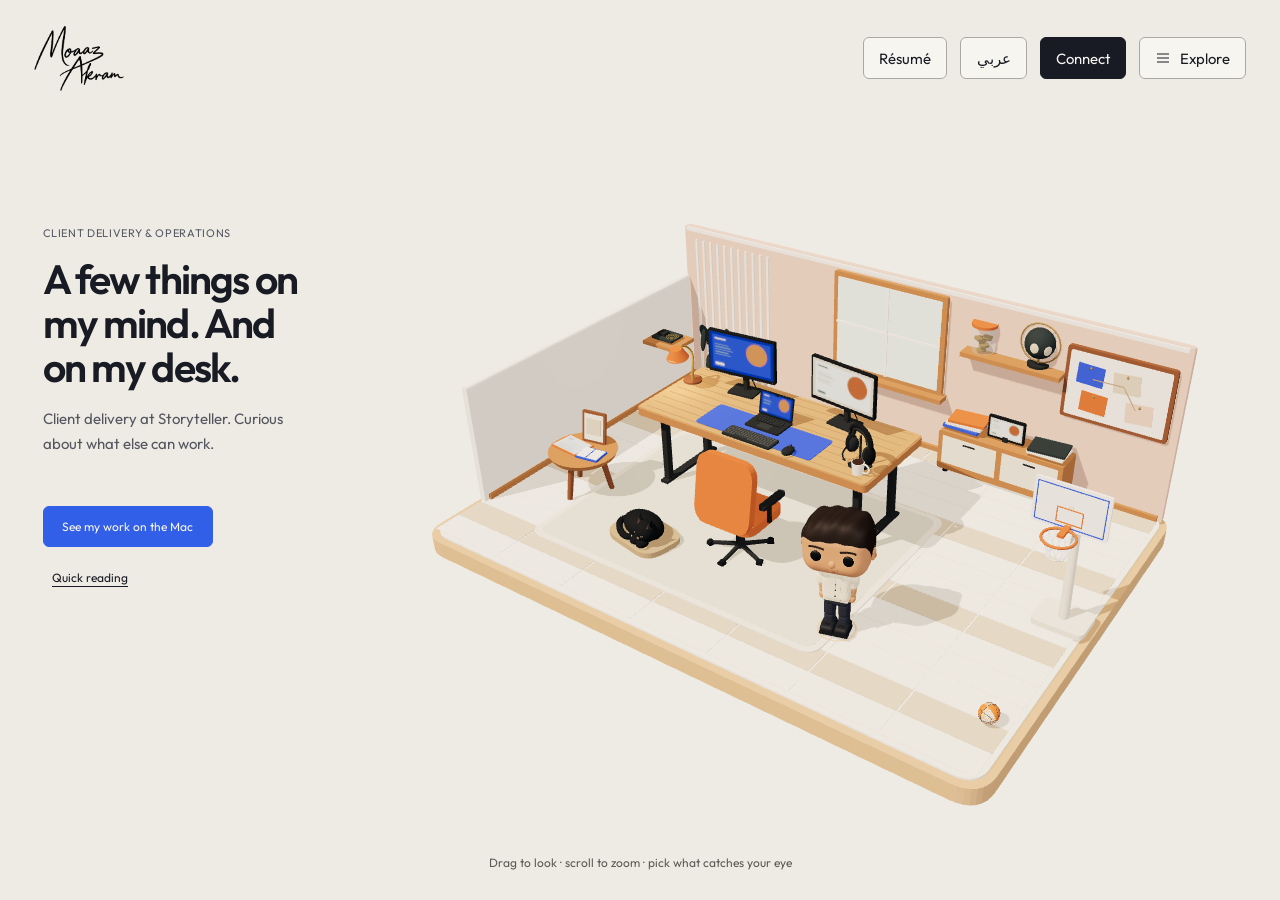
<file: index.html>
<!doctype html>
<html lang="en">
  <head>
    <meta charset="utf-8" />
    <meta name="viewport" content="width=device-width, initial-scale=1" />
    <title>Moaaz Akram — work, things I make &amp; life beyond the desk</title>
    <meta
      name="description"
      content="Moaaz Akram: Client Delivery Operations at Storyteller. Explore his work, personal projects, writing and life beyond the desk, in English or Egyptian Arabic."
    />
    <meta name="theme-color" content="#eeebe4" />
    <meta
      property="og:title"
      content="Moaaz Akram — work, things I make &amp; life beyond the desk"
    />
    <meta
      property="og:description"
      content="A few things on my mind. And on my desk. Work, personal projects, writing and life beyond the desk, in English and Egyptian Arabic."
    />
    <meta property="og:type" content="website" />
    <meta property="og:url" content="https://xtcpanda.github.io/" />
    <meta
      property="og:image"
      content="https://xtcpanda.github.io/assets/portfolio-card.png"
    />
    <meta property="og:image:width" content="1200" />
    <meta property="og:image:height" content="630" />
    <meta property="og:image:alt" content="Moaaz Akram — work, things I make, and quite a few things on my mind." />
    <meta name="twitter:card" content="summary_large_image" />
    <link id="canonical" rel="canonical" href="https://xtcpanda.github.io/" />
    <link
      rel="alternate"
      hreflang="en"
      href="https://xtcpanda.github.io/?lang=en"
    />
    <link
      rel="alternate"
      hreflang="ar-EG"
      href="https://xtcpanda.github.io/?lang=ar"
    />
    <link rel="icon" href="assets/mark.svg" type="image/svg+xml" />
    <link rel="stylesheet" href="experience/app.css?v=signature-logo-2" />
    <link rel="stylesheet" href="experience/tabs-demo.css?v=single-studio-3" />
    <link rel="stylesheet" href="experience/rfid-demo.css?v=single-studio-3" />
    <link rel="stylesheet" href="experience/fishing-demo.css?v=single-studio-3" />
    <link rel="stylesheet" href="experience/living-actions.css?v=single-studio-3" />
    <link rel="stylesheet" href="experience/virtual-mac.css?v=single-studio-3" />
    <link rel="stylesheet" href="experience/resume-view.css?v=single-studio-3" />
    <script type="application/ld+json">
      {
        "@context": "https://schema.org",
        "@type": "Person",
        "name": "Moaaz Akram",
        "alternateName": "معاذ أكرم",
        "url": "https://xtcpanda.github.io/",
        "jobTitle": "Client Delivery Operations",
        "worksFor": { "@type": "Organization", "name": "Storyteller" },
        "sameAs": [
          "https://www.linkedin.com/in/moaaz-akram/",
          "https://www.behance.net/moaazalhajj",
          "https://github.com/xtcPanda"
        ],
        "knowsAbout": [
          "Client Delivery Operations",
          "Customer Operations",
          "Practical AI",
          "Knowledge Management"
        ]
      }
    </script>
    <script type="module" src="experience/app.js?v=contacts-20261012"></script>
  </head>
  <body>
    <a class="skip" id="skip" href="#static-fallback">Just the work</a>
    <header class="site-head" id="site-head">
      <button class="brand" id="brand" aria-label="Moaaz Akram, home">
        <svg class="signature-mark" viewBox="132 174 1106 804" aria-hidden="true" focusable="false">
          <image href="assets/moaaz-akram-signature.png" width="1334" height="1179" />
        </svg>
      </button>
      <nav class="site-actions" aria-label="Main navigation">
        <a class="quiet" id="resume-link" href="assets/Moaaz-Akram-Resume.pdf?v=contacts-20261012" data-ui="resume">Résumé</a>
        <button class="quiet" id="lang" lang="ar">عربي</button
        ><a
          class="solid"
          data-ui="connect"
          href="https://www.linkedin.com/in/moaaz-akram/"
          target="_blank"
          rel="noopener"
          >Connect</a
        ><button
          class="quiet menu-button"
          id="menu-button"
          aria-label="Explore"
          aria-controls="menu"
          aria-expanded="false"
        >
          <svg
            viewBox="0 0 24 24"
            fill="none"
            stroke="currentColor"
            stroke-width="1.5"
            aria-hidden="true"
          >
            <path d="M3 6h18M3 12h18M3 18h18" /></svg
          ><span class="menu-text" data-ui="explore">Explore</span>
        </button>
      </nav>
    </header>
    <main id="experience">
      <section id="comic-opening" hidden></section>
      <section id="illustrated-story" hidden></section>
      <div id="living-actions" hidden></div>
      <div class="world" id="world" aria-label="Interactive workspace"></div>
      <section class="intro" id="intro">
        <p class="role" id="intro-role">Client Delivery Operations</p>
        <h1 id="intro-title">
          A few things on my mind. <span>And on my desk.</span>
        </h1>
        <p class="subtitle" id="intro-sub">
          Client delivery at Storyteller. Curious about what else can work.
        </p>
        <button class="solid blue" id="try-mac" >
          Open the Mac</button
        ><button class="quiet" id="intro-quick" data-ui="quick">
          Just the work
        </button>
      </section>
      <p class="world-status" id="world-status" data-ui="loading" role="status">
        The work is ready. The room is arriving.
      </p>
      <section
        class="canvas-board"
        id="canvas-board"
        hidden
        aria-label="Unused workspace shell"
      >
        <div class="canvas-toolbar">
          <button id="tidy-canvas" data-ui="tidy">Tidy the canvas</button>
        </div>
        <div id="canvas-cards"></div>
      </section>
      <section class="quick-page" id="quick-page" hidden>
        <div class="quick-inner">
          <h1 class="quick-title" id="quick-title" tabindex="-1"></h1>
          <p class="quick-lead" id="quick-lead"></p>
          <div class="quick-grid" id="quick-grid"></div>
          <div class="quick-work" id="quick-work"></div>
        </div>
      </section>
<section class="static-fallback" id="static-fallback"><h1>Moaaz Akram / معاذ أكرم</h1><section class="fallback-language" lang="en" dir="ltr"><h2>Moaaz Akram — Client delivery & operations</h2><p>Client delivery at Storyteller. Curious about what else can work.</p><details id="reading-en-tabs"><summary>TABS</summary><p>Functional Mac prototype · broader toolkit planned</p><h3>The windows have assigned seats.</h3><p>I built a native Mac prototype for saving and restoring window layouts, with a visual editor, saved layouts, manual restore and one-step Undo.</p><p>Next: a modular Mac toolkit tailored to how I work, inspired by Vorssaint’s approach. That broader toolkit is still planned.</p><p>Try the idea with fictional windows below. This browser simulation doesn’t control your Mac.</p><p><a href="https://github.com/vorssaint/vorssaint-utils">Toolkit direction reference</a></p></details><details id="reading-en-haweshly"><summary>Haweshly / حوشلي</summary><p>2024 database project · separate 2026 demo</p><h3>First, let’s see where it went.</h3><p>I built a personal finance database connecting accounts, transactions, savings goals and investments, with SQL reports for monthly income and expenses.</p><p>حوشلي means “save my money for me” in Egyptian Arabic. The browser demo is a newer interface inspired by that database, built with Codex using fictional transactions.</p><p>Add a transaction, inspect the category report or export a month. Changes reset when the demo reloads; no bank connection or account.</p><p><a href="https://www.linkedin.com/in/moaaz-akram/details/projects/">Original project on LinkedIn</a></p></details><details id="reading-en-tourism"><summary>Tourism interface prototype</summary><p>2020 team prototype</p><h3>“Where should we go?” is a bigger question than it sounds.</h3><p>I worked with the Light Seekers team during InnovEgypt on an early tourism app interface for discovering places through maps, information and video.</p><p>We shared the prototype for feedback and qualified for the subsequent Ideathon stage. These are the original 2020 screens; my newer travel-planner idea is still deferred.</p><p>Explore the original screens on Behance.</p><p><a href="https://www.behance.net/gallery/105016917/Innovegypt-">Explore the original prototype</a></p></details><details id="reading-en-rfid"><summary>RFID student prototype</summary><p>University team prototype</p><h3>A check-in idea, before the school run.</h3><p>I worked with a university team on an RFID prototype, including system diagrams and parent/teacher interface designs for student check-ins and communication.</p><p>Our presentation describes the proposed architecture, hardware/software choices and prototype plan. This is presented here as a university team prototype.</p><p>The original presentation shows the work and its scope. The browser simulation is a new illustration of the idea, with fictional check-ins.</p><p><a href="https://www.linkedin.com/in/moaaz-akram/overlay/1721228314810/single-media-viewer/?profileId=ACoAACiqe_IBG0Wl-ZN67rNjxDELNWK2Yz-eqGU">Open the original presentation</a></p></details><details id="reading-en-art"><summary>Love on the Go</summary><p>Personal illustration concept</p><h3>A creative detour.</h3><p>A personal Valentine’s illustration around Red Bull: warm colours, character composition and a playful brand idea.</p><p>This is a personal portfolio concept, not commissioned client work or an endorsement.</p><p>Zoom into the illustration, then explore the variations on Behance.</p><p><a href="https://www.behance.net/gallery/219246973/Red-Bull-Valentines-Day-Illustration-Love-on-the-Go">Artwork and variations</a></p></details><details id="reading-en-articles"><summary>A few things worth thinking about</summary><p>My articles</p><h3>Work, motivation, and figuring things out.</h3><p>I write about work, communication and finding a direction. Some thoughts made it out of the notebook.</p><p>Pick a cover to read the original article on LinkedIn.</p><p><a href="https://www.linkedin.com/in/moaaz-akram/recent-activity/articles/">All my articles</a></p></details><details id="reading-en-about"><summary>Hi, I’m Moaaz.</summary><p>Client Delivery Operations at Storyteller</p><h3>The work doesn’t all fit in one box. Conveniently, neither do I.</h3><p>I work in Client Delivery Operations at Storyteller: investigating product behaviour, clarifying requests and keeping the next steps useful. I also build tools, draw and play games. xtcpanda is my gaming nickname and appears in my line-art work.</p><p>Based in Cairo. Start with the work desk or project board, then take a look around.</p><p><a href="https://www.linkedin.com/in/moaaz-akram/">Connect on LinkedIn</a> · <a href="https://www.behance.net/moaazalhajj">My work on Behance</a></p></details><details id="reading-en-work"><summary>The work desk</summary><p>Client Delivery Operations at Storyteller · ongoing</p><h3>A clearer request. A useful next step.</h3><p>At Storyteller, I help turn unclear requests into practical delivery: checking product behaviour, documenting capabilities and keeping findings, blockers and next steps clear for the teams involved.</p><p>I use practical AI to research and check the work, then keep the evidence, blockers and handoff clear. A confident answer still needs checking.</p><p>Open the work stories or résumé. The desk has enough screen space for the thing that still needs checking.</p><p><a href="https://www.getstoryteller.com/">Storyteller</a></p></details><details id="reading-en-basketball"><summary>A small basketball detour</summary><p>Personal browser game</p><h3>One more shot. A very reliable estimate.</h3><p>A hoop, a ball and a quick break. Hold to aim, release to shoot, then see whether that confidence was justified.</p><p>The score stays in this little game. Take another shot whenever you like.</p><p>You can also set the shot power with the slider and use the Shoot button.</p><p></p></details><details id="reading-en-personal"><summary>Beyond the desk</summary><p>Personal</p><h3>A few more things about me.</h3><p>I live with Dusk, my black cat, and have a Meta Quest 3 for another kind of screen time. Books, games and music have their own corners here too.</p><p>The reading route has the shelf, the listening references, a couple of food finds and the places I’d like to go.</p><p></p></details><details id="reading-en-kyc-bike"><summary>A short KYC chapter</summary><p>Freelance assignment through Onepilot</p><h3>Onepilot · September–December 2025</h3><p>I reviewed KYC submissions, flagged edge cases and maintained verification records during a short assignment through Onepilot.</p><p>The scooter is a small reference to that assignment. The career chapter belongs to Onepilot.</p><p><a href="https://onepilot.co/">Onepilot</a> · <a href="https://cooltra.com/">Cooltra — assignment through Onepilot</a></p></details><details id="reading-en-future"><summary>The someday list</summary><p>Ideas · deferred</p><h3>Names are easy. Building comes later.</h3><p>A bigger Mac toolkit, a car-repair game, a magazine comic, a travel planner and a new business-card project. They’re ideas I’d like to build, alongside the other possibilities below. Names are considerably easier than finished products. A Harley, an iCAUR V27, a villa with a pool and a life there with my wife. I’d like to travel the world, try skydiving and maybe, one day, Everest.</p><p>The ideas are unbuilt; the travel, rides and home are wishes. A useful list, even before it becomes a plan.</p><p></p></details><details id="reading-en-fishing"><summary>One more catch</summary><p>Browser mini-game · fictional arcade</p><h3>An original small fishing game.</h3><p>An original fishing interaction for this portfolio, inspired by the arcade fishing games I enjoyed. Aim, cast and see what bites.</p><p>A new browser game, separate from the original arcade cabinet. No ROM or copied game assets.</p><p>A 35-second round. No sign-in and no sound.</p><p></p></details><h2>Work stories</h2><h3>Storyteller</h3><p>I investigate product behaviour, document capabilities and check AI-assisted workflows at Storyteller. I help teams make sense of requests and keep findings, blockers and next steps clear.</p><h3>Preply</h3><p>I built a NotebookLM knowledge base, a GPT support assistant and an Intercom categorisation system. The support team regularly used NotebookLM and GPT first, then Intercom. I also supported students and tutors and helped get issues to the people who could act on them.</p><h3>Amazon</h3><p>I helped a visually impaired customer update their payment method, following the same steps on my own computer so I could guide them clearly. They completed it without sharing their payment details. It became my First Smile story and was shared by managers.</p><h3>Kaedim</h3><p>I coordinated AI-assisted 3D production, assigned work to artists and reviewed assets against client briefs. I worked with engineering and leadership on quality gaps, priorities and production workflows.</p><h3>Onepilot</h3><p>From September to December 2025, I worked as a freelance KYC Officer through Onepilot. I reviewed submissions, flagged edge cases and maintained verification records.</p><details><summary>On the shelf</summary><p>I’m currently reading Think Again by Adam Grant. The shelf also has The Subtle Art of Not Giving a F*ck by Mark Manson and الأيام by Taha Hussein.</p><p><strong>Think Again — Adam Grant</strong> — Currently reading.</p><p><strong>The Subtle Art of Not Giving a F*ck — Mark Manson</strong> — On the shelf.</p><p><strong>الأيام — Taha Hussein</strong> — On the shelf.</p><p></p></details><details><summary>Play, watch, listen</summary><p>The Mentalist was my first favourite TV show. House M.D., Dexter, Peaky Blinders, Friends, The King of Queens and How I Met Your Mother are in the mix too. Feeling Good by Michael Bublé is my number-one song.</p><p><strong>TV</strong> — The Mentalist · House M.D. · Dexter · Peaky Blinders · Friends · The King of Queens · How I Met Your Mother</p><p><strong>Games</strong> — PUBG · GTA · Mario · Snake · League of Legends · Valorant · Point Blank · Ghost Recon Phantoms · Uncharted · Inside · Assassin’s Creed Chronicles: China · Crash · pinball</p><p><strong>Feeling Good — Michael Bublé</strong> — My number-one song. Fair warning: it earns the replay.</p><p><strong>Also in the mix</strong> — Shahyn · Cairokee · Khruangbin · Hania Rani</p><p><strong>A few screen favourites</strong> — Tony Stark / Iron Man · Cars · the teacher character in The Hangover</p><p><a href="https://www.michaelbuble.com/video/feeling-good-official-music-video-45541">Feeling Good — official music video</a> · <a href="https://www.youtube.com/watch?v=Edwsf-8F3sI">Listen to Feeling Good — Michael Bublé</a></p></details><details><summary>Places, past and possible</summary><p>I was born in Saudi Arabia, live in Cairo now, and studied at Future University in Egypt in New Cairo. Tokyo and Disneyland are on the someday list.</p><p><strong>Saudi Arabia → Cairo</strong> — Born in Saudi Arabia; based in Cairo now.</p><p><strong>Tokyo and Disneyland</strong> — Someday wishes.</p><p><strong>Vietnam</strong> — Tentative honeymoon idea, late 2026 or early 2027. Still planning.</p><p><strong>A little further ahead</strong> — A business that lets me travel the world, and the occasional business-class seat. An ambition for later.</p><p><a href="https://www.fue.edu.eg/">Future University in Egypt</a></p></details><p><a href="assets/Moaaz-Akram-Resume-Plain.pdf?v=contacts-20261012">Résumé PDF</a> · <a href="https://www.linkedin.com/in/moaaz-akram/">Connect</a></p></section><section class="fallback-language" lang="ar-EG" dir="rtl"><h2>معاذ أكرم — شغل العملاء والعمليات</h2><p>شغل العملاء في Storyteller. وفضول ناحية إيه تاني ممكن ينفع.</p><details id="reading-ar-tabs"><summary>TABS</summary><p>نموذج شغّال على الماك · الأدوات الأكبر لسه في الخطة</p><h3>الشبابيك ليها أماكن محجوزة.</h3><p>عملت نموذج شغّال على الماك بيحفظ ترتيب الشبابيك ويرجّعه، بمحرّر مرئي وترتيبات محفوظة واسترجاع يدوي وتراجع بخطوة واحدة.</p><p>اللي جاي: مجموعة أدوات للماك تناسب طريقة شغلي، مستوحاة من طريقة Vorssaint. الجزء الأكبر ده لسه في الخطة.</p><p>جرّب الفكرة بشبابيك افتراضية تحت. المحاكاة دي مش بتتحكم في الماك بتاعك.</p><p><a href="https://github.com/vorssaint/vorssaint-utils">مرجع لاتجاه الأدوات</a></p></details><details id="reading-ar-haweshly"><summary>حوشلي / Haweshly</summary><p>مشروع قاعدة بيانات ٢٠٢٤ · ديمو منفصل ٢٠٢٦</p><h3>نشوف الفلوس راحت فين الأول.</h3><p>عملت قاعدة بيانات للفلوس بتربط الحسابات والمعاملات وأهداف الادخار والاستثمارات، وتقارير SQL للدخل والمصاريف الشهرية.</p><p>حوشلي يعني «احفظ فلوسي عندك». ديمو المتصفح واجهة أحدث مستوحاة من قاعدة البيانات، عملتها بمساعدة Codex بمعاملات افتراضية.</p><p>ضيف معاملة، بص على تقرير الفئات، أو صدّر الشهر. التغييرات بتروح لما الديمو يعيد التحميل؛ من غير ربط ببنك أو حساب.</p><p><a href="https://www.linkedin.com/in/moaaz-akram/details/projects/">المشروع الأصلي على لينكدإن</a></p></details><details id="reading-ar-tourism"><summary>نموذج واجهة للسياحة</summary><p>نموذج فريق ٢٠٢٠</p><h3>«نروح فين؟» طلعت سؤال أكبر مما كنت فاكر.</h3><p>اشتغلت مع فريق Light Seekers في InnovEgypt على نموذج واجهة أولي لتطبيق سياحة، لاكتشاف الأماكن بالخرائط والمعلومات والفيديو.</p><p>شاركنا النموذج عشان ناخد ملاحظات، واتأهلنا لمرحلة Ideathon اللي بعدها. دي الشاشات الأصلية من ٢٠٢٠؛ فكرة مخطّط السفر الجديدة لسه مؤجّلة.</p><p>شوف الشاشات الأصلية على Behance.</p><p><a href="https://www.behance.net/gallery/105016917/Innovegypt-">شوف النموذج الأصلي</a></p></details><details id="reading-ar-rfid"><summary>نموذج RFID للطلبة</summary><p>نموذج أولي مع فريق الجامعة</p><h3>فكرة لتسجيل حضور الطلبة والتواصل.</h3><p>اشتغلت مع فريق في الجامعة على نموذج RFID، ورسومات للنظام وواجهات للأهالي والمدرّسين لتسجيل حضور الطلبة والتواصل.</p><p>العرض بيشرح المعمارية المقترحة واختيارات الأجهزة والبرامج وخطة النموذج. المعروض هنا هو نموذج أولي مع فريق الجامعة.</p><p>العرض الأصلي موضح الشغل ونطاقه. المحاكاة هنا شرح جديد للفكرة، بتسجيلات حضور خيالية.</p><p><a href="https://www.linkedin.com/in/moaaz-akram/overlay/1721228314810/single-media-viewer/?profileId=ACoAACiqe_IBG0Wl-ZN67rNjxDELNWK2Yz-eqGU">افتح العرض الأصلي</a></p></details><details id="reading-ar-art"><summary>Love on the Go</summary><p>فكرة رسمة شخصية</p><h3>لفة بعيد عن الشغل المعتاد.</h3><p>رسمة شخصية لفالنتاين حوالين Red Bull: ألوان دافية وشخصيات وفكرة مرحة للبراند.</p><p>دي تجربة شخصية للبورتفوليو، مش شغل بتكليف من البراند أو إعلان معتمد.</p><p>كبّر الرسمة، وشوف النسخ التانية على Behance.</p><p><a href="https://www.behance.net/gallery/219246973/Red-Bull-Valentines-Day-Illustration-Love-on-the-Go">الرسمة والنسخ التانية</a></p></details><details id="reading-ar-articles"><summary>كام فكرة تستاهل نفكّر فيها</summary><p>مقالاتي</p><h3>الشغل والحماس ومحاولة نفهم إحنا رايحين فين.</h3><p>بكتب عن الشغل والتواصل وإزاي ألاقي اتجاه. بعض الأفكار خرجت من الكشكول.</p><p>اختار غلاف واقرا المقال الأصلي على لينكدإن.</p><p><a href="https://www.linkedin.com/in/moaaz-akram/recent-activity/articles/">كل مقالاتي</a></p></details><details id="reading-ar-about"><summary>أهلاً، أنا معاذ.</summary><p>Client Delivery Operations عند Storyteller</p><h3>شغلي مش كله في خانة واحدة. وأنا كمان.</h3><p>بشتغل في Client Delivery Operations عند Storyteller: بحقق في سلوك المنتج، وبوضّح الطلبات والخطوات الجاية. وكمان بعمل أدوات وبرسم وبلعب. xtcpanda اسمي في الألعاب وبيظهر في شغل الـline art بتاعي.</p><p>عايش في القاهرة. ابدأ بمكتب الشغل أو لوحة المشاريع، وبعدها اتفرّج حواليك.</p><p><a href="https://www.linkedin.com/in/moaaz-akram/">نتواصل على لينكدإن</a> · <a href="https://www.behance.net/moaazalhajj">شغلي على Behance</a></p></details><details id="reading-ar-work"><summary>مكتب الشغل</summary><p>Client Delivery Operations عند Storyteller · شغلي الحالي</p><h3>طلب أوضح. وخطوة جاية مفيدة.</h3><p>في Storyteller بساعد أحوّل الطلبات اللي لسه مش واضحة لخطوات تنفيذ: براجع سلوك المنتج، وبوثّق إمكانياته، وبخلّي النتايج والعوائق والخطوات الجاية واضحة للفرق المعنية.</p><p>بستخدم AI في البحث والمراجعة، وبخلّي الأدلة والعوائق وتسليم الشغل واضحين. الإجابة الواثقة لسه محتاجة مراجعة.</p><p>افتح حكايات الشغل أو السيرة الذاتية. المكتب فيه مساحة كفاية للحاجة اللي لسه محتاجة مراجعة.</p><p><a href="https://www.getstoryteller.com/">Storyteller</a></p></details><details id="reading-ar-basketball"><summary>استراحة باسكت صغيرة</summary><p>لعبة شخصية في المتصفح</p><h3>رمية كمان بس. تقدير دقيق جدًا للوقت.</h3><p>سلة وكرة واستراحة سريعة. دوس مطوّل عشان تصوّب، سيب عشان ترمي، ونشوف الثقة دي كانت في محلها ولا لأ.</p><p>النتيجة جوّه اللعبة الصغيرة دي. جرّب رمية تانية وقت ما تحب.</p><p>ممكن كمان تحدّد قوة الرمية بالشريط وتدوس على زر الرمي.</p><p></p></details><details id="reading-ar-personal"><summary>بعيد عن المكتب</summary><p>شخصي</p><h3>كام حاجة تانية عنّي.</h3><p>عايش مع Dusk، قطتي السودا، وعندي Meta Quest 3 لنوع تاني من وقت الشاشات. والكتب والألعاب والمزيكا ليهم ركنهم هنا كمان.</p><p>في القراءة هتلاقي الرف، واللي بسمعهم، وكام حاجة أكل لفتت نظري، والأماكن اللي نفسي أروحها.</p><p></p></details><details id="reading-ar-kyc-bike"><summary>فصل KYC قصير</summary><p>شغل فريلانس من خلال Onepilot</p><h3>Onepilot · سبتمبر–ديسمبر ٢٠٢٥</h3><p>راجعت طلبات KYC، وعلّمت على الحالات اللي محتاجة مراجعة إضافية، وحافظت على سجلات التحقّق في فترة قصيرة من خلال Onepilot.</p><p>السكوتر إشارة صغيرة للفترة دي. فصل الشغل هنا عند Onepilot.</p><p><a href="https://onepilot.co/">Onepilot</a> · <a href="https://cooltra.com/">Cooltra — الشغل من خلال Onepilot</a></p></details><details id="reading-ar-future"><summary>قائمة يومًا ما</summary><p>أفكار · مؤجّلة</p><h3>الأسامي سهلة. التنفيذ بييجي بعدين.</h3><p>مجموعة أدوات أكبر للماك، ولعبة إصلاح عربيات، وكوميكس لمجلة، ومخطّط سفر، ومشروع بيزنس كارد جديد. دي أفكار نفسي أعملها، ومعاها الاحتمالات اللي تحت. الأسامي أسهل بكتير من المشاريع اللي خلصت. هارلي وiCAUR V27، وفيلا بحمام سباحة وحياة فيها مع مراتي. نفسي أسافر العالم، وأجرّب القفز بالمظلات، ويمكن يومًا ما إيفرست.</p><p>الأفكار لسه ما اتعملتش؛ والسفر والعربيات والبيت أمنيات. قائمة مفيدة، حتى قبل ما تبقى خطة.</p><p></p></details><details id="reading-ar-fishing"><summary>سمكة كمان</summary><p>لعبة للمتصفح · أركيد خيالي</p><h3>لعبة صيد صغيرة وأصلية.</h3><p>لعبة صيد أصلية للبورتفوليو، فكرتها من ألعاب الصيد اللي كنت بحبها في الأركيد. اختار مكان الرمية، وارمي وشوف إيه هيمسك.</p><p>لعبة جديدة للمتصفح، منفصلة عن ماكينة الأركيد الأصلية. مفيش ROM ولا ملفات لعبة منسوخة.</p><p>جولة ٣٥ ثانية. من غير تسجيل دخول ولا صوت.</p><p></p></details><h2>حكايات شغل</h2><h3>Storyteller</h3><p>في Storyteller بحقق في سلوك المنتج، وبوثّق إمكانياته، وبراجع الأدوات اللي فيها AI. بساعد الفرق تفهم الطلبات، وبخلّي النتايج والعوائق والخطوات الجاية واضحة.</p><h3>Preply</h3><p>عملت قاعدة معرفة على NotebookLM ومساعد دعم بـGPT ونظام تصنيف في Intercom. فريق الدعم استخدم NotebookLM وGPT بانتظام الأول، وبعدهم Intercom. وكمان ساعدت الطلبة والمدرّسين ووصلت المشاكل للي يقدروا يتصرفوا فيها.</p><h3>Amazon</h3><p>ساعدت عميل عنده إعاقة بصرية يحدّث طريقة الدفع. اتبعت نفس الخطوات على الكمبيوتر بتاعي عشان أقدر أوضّحها له، لحد ما خلّص من غير ما يديني بيانات الدفع. دي كانت أول «First Smile» ليا، والمديرين شاركوها.</p><h3>Kaedim</h3><p>نسّقت إنتاج أصول 3D بمساعدة AI، ووزّعت الشغل على الفنانين وراجعت الأصول على طلبات العملاء. واشتغلت مع الهندسة والإدارة على الجودة والأولويات وطريقة الإنتاج.</p><h3>Onepilot</h3><p>من سبتمبر لديسمبر ٢٠٢٥ اشتغلت فريلانس كـKYC Officer من خلال Onepilot. راجعت الطلبات، وعلّمت على الحالات اللي محتاجة مراجعة إضافية، وحافظت على سجلات التحقّق.</p><details><summary>على الرف</summary><p>بقرأ دلوقتي Think Again لآدم جرانت. وعلى الرف كمان The Subtle Art of Not Giving a F*ck لمارك مانسون، والأيام لطه حسين.</p><p><strong>Think Again — آدم جرانت</strong> — بقرأه حاليًا.</p><p><strong>The Subtle Art of Not Giving a F*ck — مارك مانسون</strong> — على الرف.</p><p><strong>الأيام — طه حسين</strong> — على الرف.</p><p></p></details><details><summary>ألعب وأتفرّج وأسمع</summary><p>The Mentalist كان أول مسلسل مفضّل عندي. ومعاه House M.D. وDexter وPeaky Blinders وFriends وThe King of Queens وHow I Met Your Mother. وFeeling Good لمايكل بوبليه أغنيتي رقم واحد.</p><p><strong>المسلسلات</strong> — The Mentalist · House M.D. · Dexter · Peaky Blinders · Friends · The King of Queens · How I Met Your Mother</p><p><strong>الألعاب</strong> — PUBG · GTA · Mario · Snake · League of Legends · Valorant · Point Blank · Ghost Recon Phantoms · Uncharted · Inside · Assassin’s Creed Chronicles: China · Crash · pinball</p><p><strong>Feeling Good — Michael Bublé</strong> — أغنيتي رقم واحد. بتحب تتعاد، وأنا متعاون.</p><p><strong>بسمع كمان</strong> — شاهين · Cairokee · Khruangbin · Hania Rani</p><p><strong>كام حاجة بحبها على الشاشة</strong> — Tony Stark / Iron Man · Cars · شخصية المدرّس في The Hangover</p><p><a href="https://www.michaelbuble.com/video/feeling-good-official-music-video-45541">Feeling Good — الفيديو الرسمي</a> · <a href="https://www.youtube.com/watch?v=Edwsf-8F3sI">اسمع Feeling Good — Michael Bublé</a></p></details><details><summary>أماكن من زمان وأماكن لبعدين</summary><p>اتولدت في السعودية، وعايش في القاهرة دلوقتي، ودرست في جامعة المستقبل في مصر في القاهرة الجديدة. طوكيو وDisneyland في قائمة «يومًا ما».</p><p><strong>السعودية ← القاهرة</strong> — اتولدت في السعودية؛ وعايش في القاهرة دلوقتي.</p><p><strong>طوكيو وDisneyland</strong> — نفسي أروحهم يومًا ما.</p><p><strong>فيتنام</strong> — فكرة مبدئية لشهر العسل، آخر ٢٠٢٦ أو أول ٢٠٢٧. لسه بنخطّط.</p><p><strong>أبعد شوية</strong> — شغل خاص يخلّيني أسافر العالم، وكرسي بزنس كلاس من وقت للتاني. طموح لبعدين.</p><p><a href="https://www.fue.edu.eg/">جامعة المستقبل في مصر</a></p></details><p><a href="assets/Moaaz-Akram-Resume-Plain.pdf?v=contacts-20261012">السيرة الذاتية بالإنجليزي</a> · <a href="https://www.linkedin.com/in/moaaz-akram/">نتواصل</a></p></section></section>
    </main>
    <footer class="world-nav" id="world-nav">
      <p class="world-hint" id="scene-hint"></p>
      <div class="chapter-destinations" id="chapter-destinations" aria-label="Chapters"></div>
      <div class="story-controls" id="story-controls">
        <button id="story-prev" aria-label="Previous stop">←</button
        ><span id="story-position" dir="ltr">1 / 5</span
        ><button id="story-next" data-ui="next">Next stop</button>
      </div>
    </footer>
    <aside class="site-menu" id="menu" hidden aria-label="Explore portfolio">
      <p class="menu-caption" data-ui="all">All the work</p>
      <div class="view-switch" id="view-switch"></div>
      <div class="menu-grid" id="menu-stations"></div>
      <div class="menu-foot">
        <button class="quiet" id="home-button" data-ui="home">Home</button
        ><button class="quiet" id="quick-button" data-ui="quick">
          Just the work</button
        ><button class="quiet" id="restart-button" data-ui="restart">
          Restart</button
        ><button class="quiet" id="motion-button">Camera motion on</button
        ><button class="quiet" id="credits-button" data-ui="credits">
          About this space
        </button>
      </div>
      <p class="menu-help" data-ui="help"></p>
    </aside>
    <dialog id="project-dialog" aria-labelledby="dialog-title">
      <header class="dialog-head">
        <h2 id="dialog-title" tabindex="-1"></h2>
        <button class="quiet dialog-language" id="dialog-lang">عربي</button
        ><button class="close" id="dialog-close" aria-label="Close">×</button>
      </header>
      <div class="dialog-content" id="dialog-content"></div>
    </dialog>
    <dialog id="home-dialog" aria-labelledby="home-title">
      <header class="dialog-head"><h2 id="home-title"></h2></header>
      <div class="dialog-content">
        <p id="home-sub"></p>
        <div class="choose-views" id="home-views"></div>
        <p style="margin-block-start: 1.5rem">
          <button class="quiet" id="home-close">Back to my view</button>
        </p>
      </div>
    </dialog>
    <section class="hoop-hud" id="hoop-hud" hidden aria-labelledby="hoop-title">
      <div class="hoop-top">
        <h2 id="hoop-title"></h2>
        <button id="hoop-close" aria-label="Close">×</button>
      </div>
      <p class="score-line" id="hoop-score" role="status"></p>
      <button class="shot-button" id="shot-button">
        Hold to aim · release to shoot
      </button>
      <div
        class="power-track"
        id="shot-power"
        role="progressbar"
        aria-valuemin="0"
        aria-valuemax="100"
        aria-valuenow="0"
      >
        <div class="power-fill" id="power-fill"></div>
      </div>
      <div class="accessible-shot">
        <label id="shot-aim-label" for="shot-aim">Or set the power</label
        ><input
          id="shot-aim"
          type="range"
          min="0"
          max="100"
          value="62"
        /><button class="quiet" id="take-shot">Shoot</button>
      </div>
      <p id="shot-result" role="status"></p>
      <p id="hoop-help"></p>
      <p id="hoop-work"></p>
      <div class="hoop-links" id="hoop-links"></div>
    </section>
    <div class="hover-label" id="hover-label" hidden></div>
    <button class="quiet opening-skip" id="skip-opening" data-ui="skipOpening" hidden>Skip opening</button>
    <section class="chapter-caption" id="chapter-caption" hidden aria-labelledby="chapter-title">
      <span class="chapter-kicker">MOAAZ / <span id="chapter-view-label">Story</span></span>
      <h2 id="chapter-title"></h2><p id="chapter-lead"></p>
      <button class="quiet" id="chapter-open"></button>
    </section>
    <section class="unboxing-hud" id="unboxing-hud" hidden aria-labelledby="unboxing-title">
      <div class="hoop-top"><h2 id="unboxing-title"></h2><button id="unboxing-close" class="close" aria-label="Close">×</button></div>
      <p id="unboxing-status" tabindex="-1" role="status" aria-live="polite"></p>
      <div id="unboxing-actions"></div>
      <button class="solid blue" id="unboxing-start" data-ui="unboxWork">Unbox the desk</button>
      <button class="quiet" id="unboxing-replay" data-ui="replayUnboxing" hidden>Replay unboxing</button>
      <a class="quiet" href="https://www.getstoryteller.com/" target="_blank" rel="noopener">Storyteller ↗</a>
    </section>
    <p class="toast" id="toast" hidden role="status"></p>
  </body>
</html>
</file>
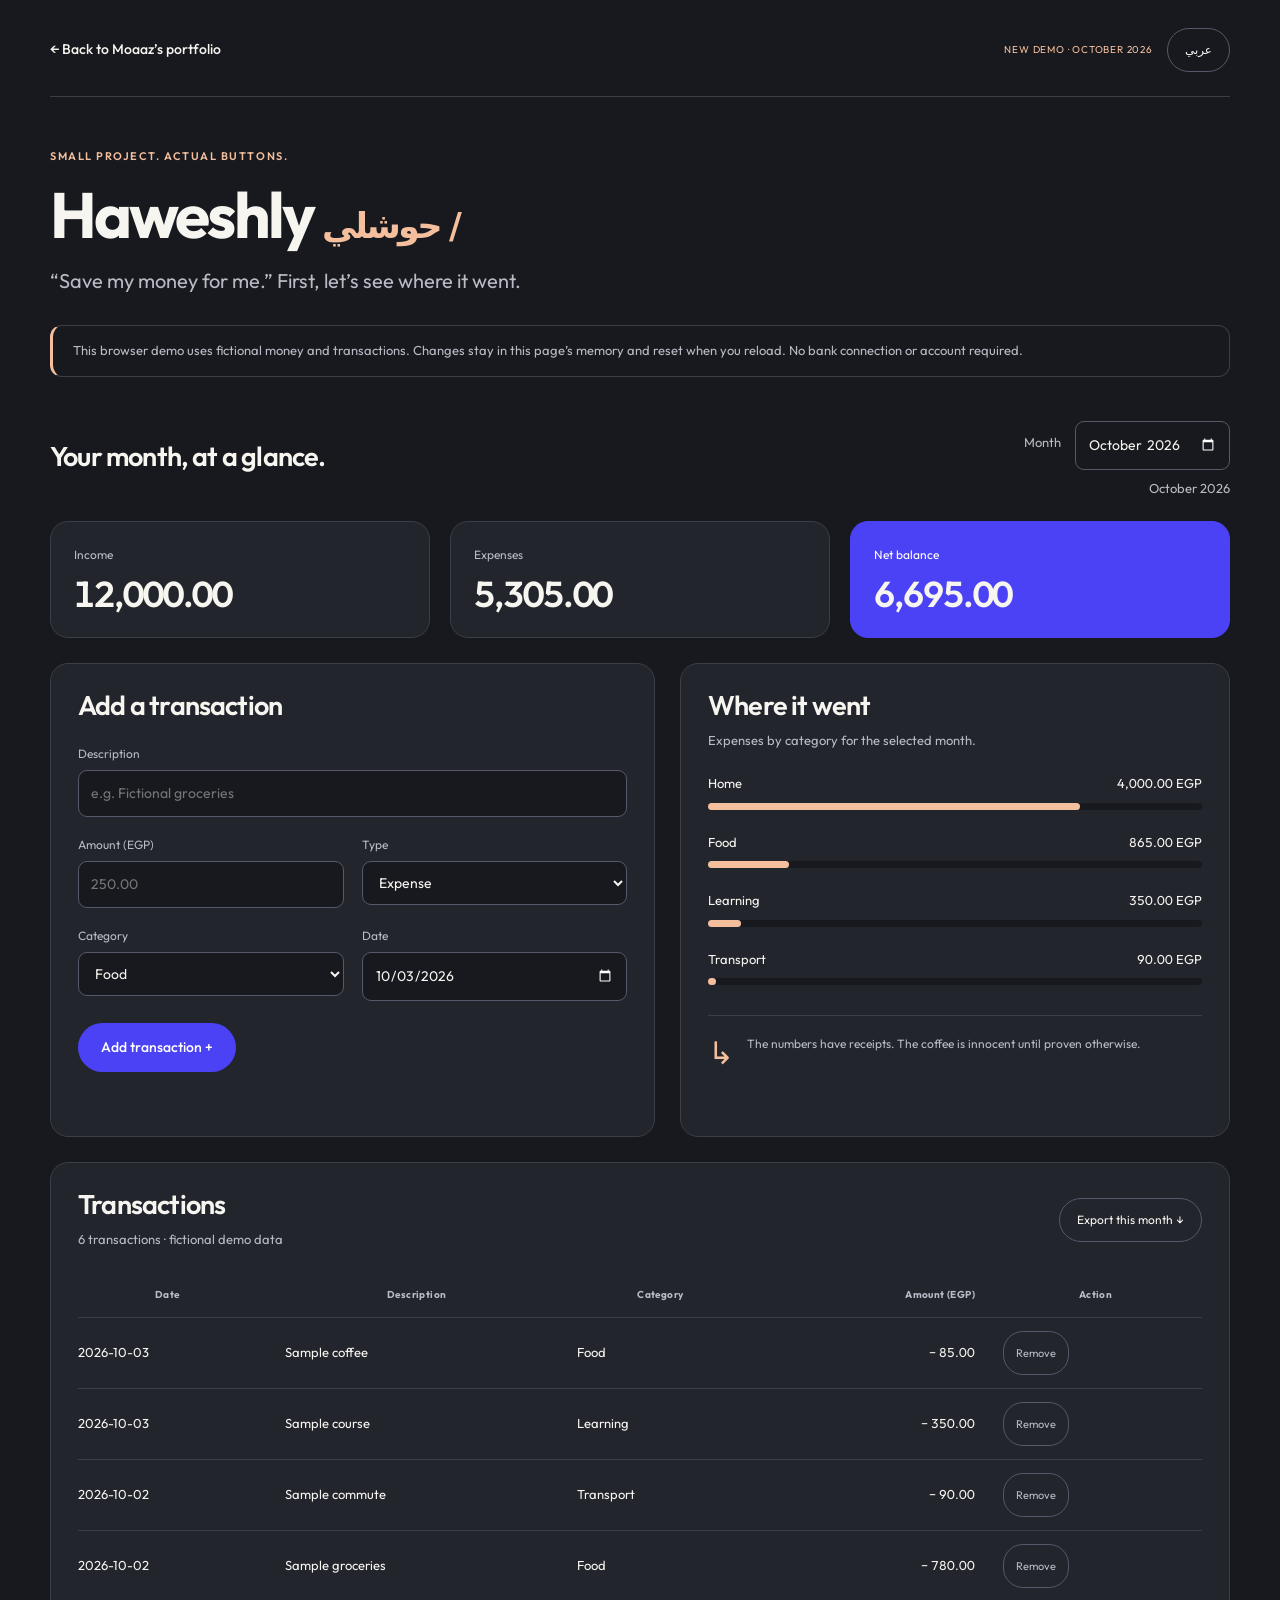
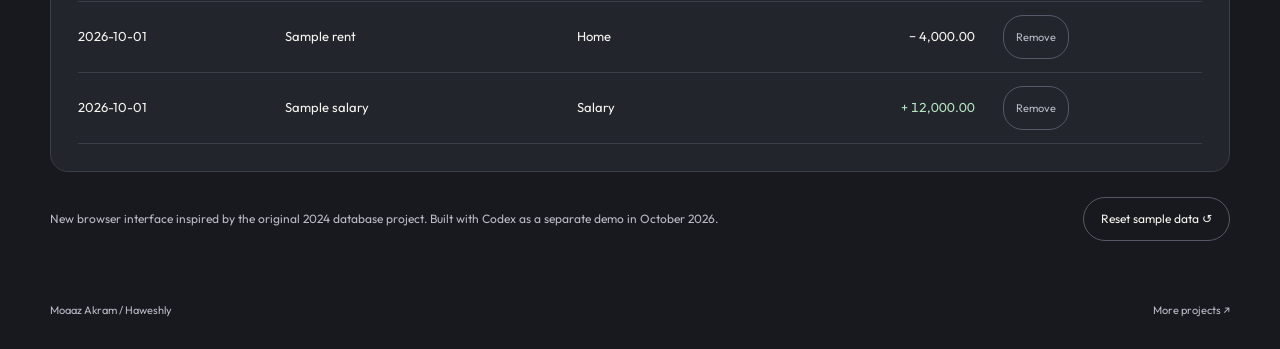
<file: projects/haweshly/index.html>
<!doctype html>
<html lang="en"><head>
<meta charset="utf-8"><meta name="viewport" content="width=device-width,initial-scale=1">
<title>Haweshly / حوشلي — Browser demo</title>
<meta name="description" content="A new Haweshly personal finance browser demo by Moaaz Akram, using fictional sample transactions.">
<link rel="stylesheet" href="../../style.css"><link rel="stylesheet" href="demo.css">
<link rel="icon" href="../../assets/mark.svg" type="image/svg+xml"><script src="demo.js?v=single-studio-1" defer></script>
</head><body>
<a class="skip" href="#main" data-i18n="skip">Skip to content</a>
<header class="wrap site-header"><a class="text-link" href="../../#haweshly" target="_top" data-portfolio-back data-i18n="back">← Back to Moaaz’s portfolio</a><div class="demo-header-controls"><span class="demo-label" data-i18n="demoLabel">NEW DEMO · OCTOBER 2026</span><button id="language-toggle" class="outline-button" type="button" lang="ar" dir="rtl">عربي</button></div></header>
<main class="wrap demo-main" id="main">
<p class="eyebrow" data-i18n="eyebrow">SMALL PROJECT. ACTUAL BUTTONS.</p>
<h1>Haweshly <span lang="ar" dir="rtl">/ حوشلي</span></h1>
<p class="intro" data-i18n="intro">“Save my money for me.” First, let’s see where it went.</p>
<div class="demo-notice" data-i18n="notice">This browser demo uses fictional money and transactions. Changes stay in this page’s memory and reset when you reload. No bank connection or account required.</div>
<div class="period-bar"><h2 data-i18n="monthTitle">Your month, at a glance.</h2><div class="period-picker"><label for="period"><span data-i18n="month">Month</span><input id="period" type="month" value="2026-10" min="2020-01" max="2100-12" aria-describedby="period-summary"></label><p id="period-summary" class="muted"></p></div></div>
<div class="totals"><section><p data-i18n="income">Income</p><h3 id="income" dir="ltr">—</h3></section><section><p data-i18n="expenses">Expenses</p><h3 id="expenses" dir="ltr">—</h3></section><section class="net-card"><p data-i18n="net">Net balance</p><h3 id="net" dir="ltr">—</h3></section></div>
<div class="demo-grid"><section class="demo-panel"><h2 data-i18n="addTitle">Add a transaction</h2>
<form id="transaction-form">
<label for="description"><span data-i18n="description">Description</span><input id="description" dir="auto" required maxlength="80" placeholder="e.g. Fictional groceries"></label>
<div class="form-row"><label for="amount"><span data-i18n="amount">Amount (EGP)</span><input id="amount" dir="ltr" type="number" min="0.01" max="1000000" step="0.01" required inputmode="decimal" placeholder="250.00"></label><label for="type"><span data-i18n="type">Type</span><select id="type"><option value="expense" data-i18n="expense">Expense</option><option value="income" data-i18n="income">Income</option></select></label></div>
<div class="form-row"><label for="category"><span data-i18n="category">Category</span><select id="category"><option value="Food" data-category="Food">Food</option><option value="Transport" data-category="Transport">Transport</option><option value="Home" data-category="Home">Home</option><option value="Learning" data-category="Learning">Learning</option><option value="Salary" data-category="Salary">Salary</option><option value="Other" data-category="Other">Other</option></select></label><label for="date"><span data-i18n="date">Date</span><input id="date" dir="ltr" type="date" value="2026-10-03" min="2020-01-01" max="2100-12-31" required></label></div>
<button class="button" type="submit" data-i18n="add">Add transaction +</button></form><p id="feedback" role="status" aria-live="polite"></p></section>
<section class="demo-panel report"><h2 data-i18n="reportTitle">Where it went</h2><p class="muted" data-i18n="reportIntro">Expenses by category for the selected month.</p><div id="category-report"></div><div class="report-foot"><span aria-hidden="true">↳</span><span class="report-copy" data-i18n="reportFoot">The numbers have receipts. The coffee is innocent until proven otherwise.</span></div></section></div>
<section class="demo-panel ledger"><div class="ledger-title"><div><h2 data-i18n="transactions">Transactions</h2><p class="muted" id="count"></p></div><button id="export" class="outline-button" type="button" data-i18n="export">Export this month ↓</button></div><div class="table-wrap"><table><caption class="sr-only" data-i18n="caption">Fictional demo transactions for the selected month</caption><thead><tr><th scope="col" data-i18n="date">Date</th><th scope="col" data-i18n="description">Description</th><th scope="col" data-i18n="category">Category</th><th scope="col" class="amount-cell" data-i18n="amount">Amount (EGP)</th><th scope="col" data-i18n="action">Action</th></tr></thead><tbody id="transactions"></tbody></table></div></section>
<div class="demo-bottom"><p data-i18n="provenance">New browser interface inspired by the original 2024 database project. Built with Codex as a separate demo in October 2026.</p><button id="reset" class="outline-button" type="button" data-i18n="reset">Reset sample data ↺</button></div>
</main><footer class="wrap"><span>Moaaz Akram / Haweshly</span><a href="../../#projects" target="_top" data-portfolio-back data-i18n="more">More projects ↗</a></footer>
</body></html>
</file>
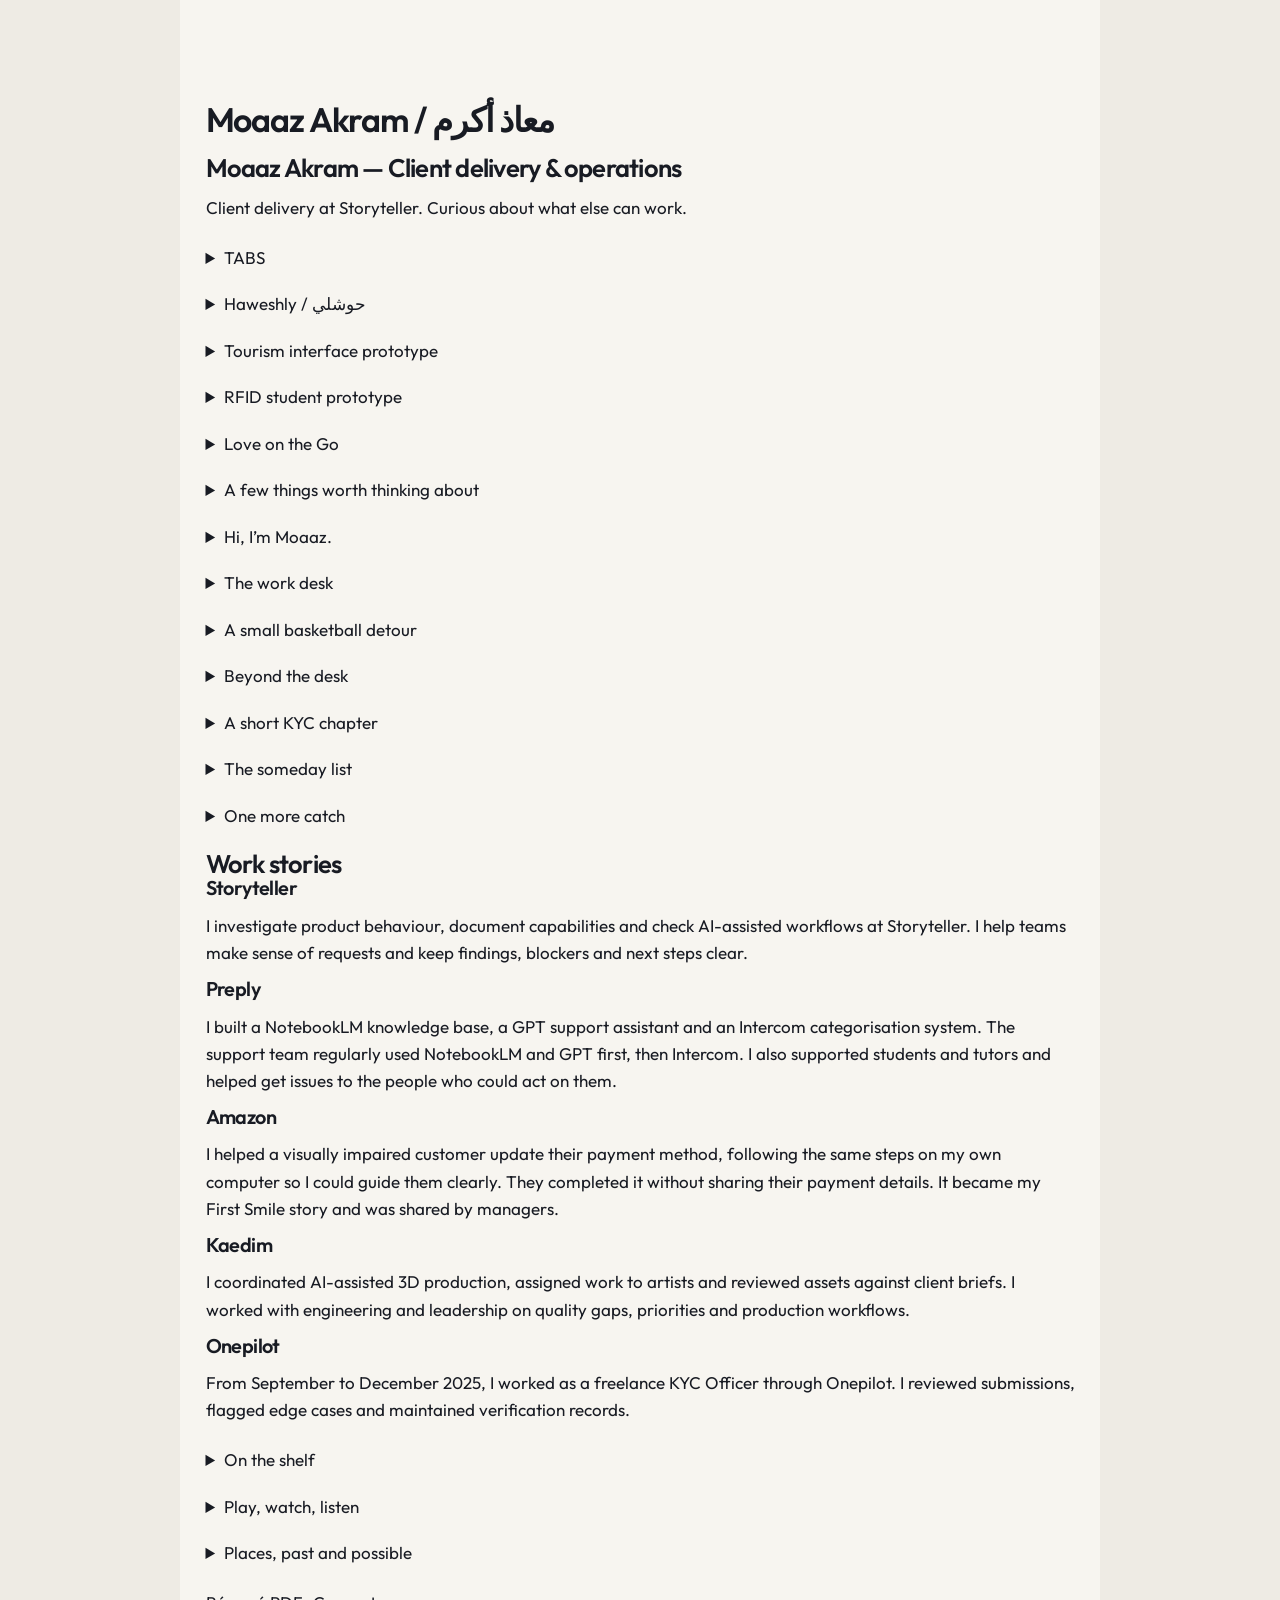
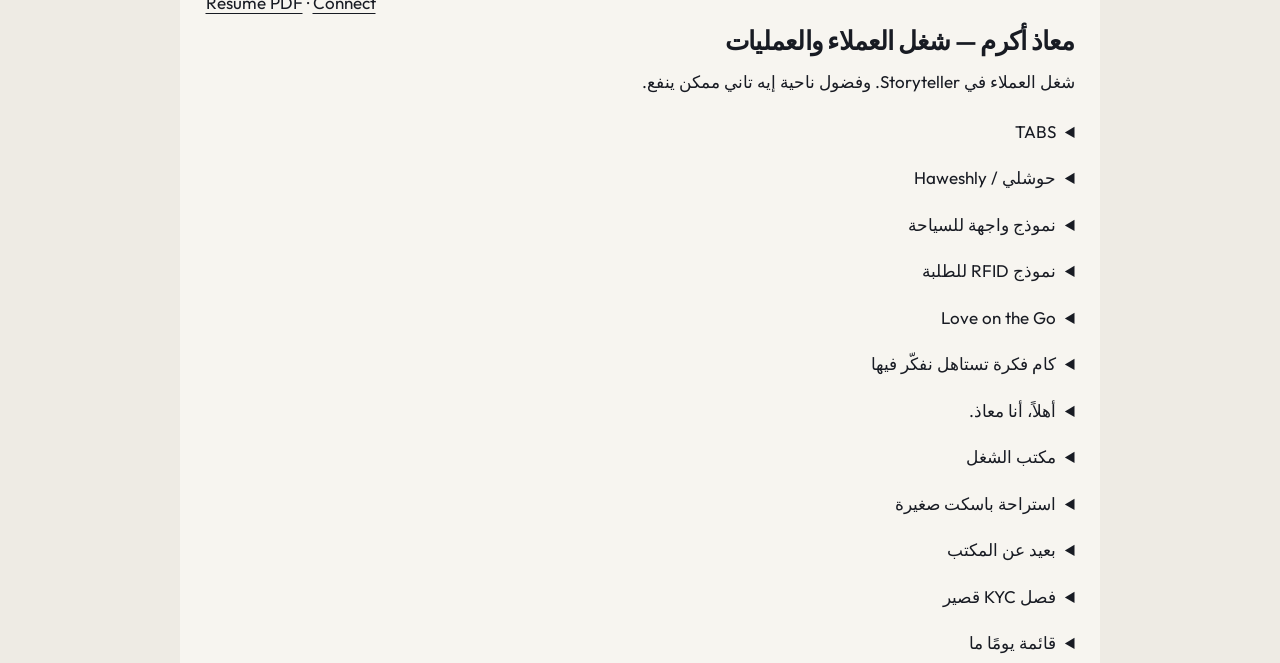
<file: index (Dark) .html>
<!doctype html><html lang="en"><head><meta charset="utf-8"><meta name="viewport" content="width=device-width,initial-scale=1"><title>Moaaz Akram — Portfolio</title><link rel="canonical" href="https://xtcpanda.github.io/"><meta http-equiv="refresh" content="0;url=./"></head><body><p>This portfolio has moved to <a href="./">Moaaz Akram’s main page</a>.</p></body></html>
</file>
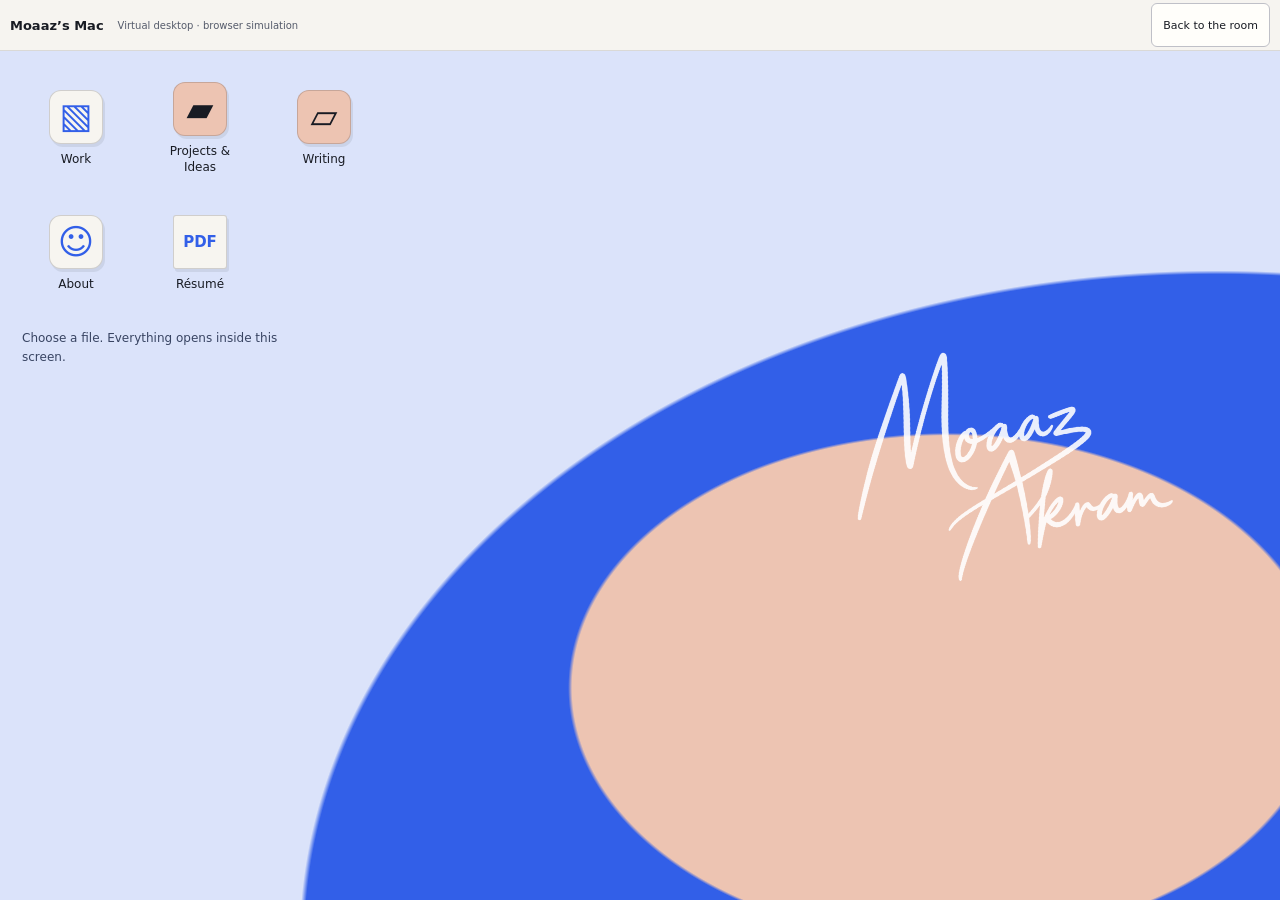
<file: experience/screens/screen.html>
<!doctype html>
<html lang="en">
<head>
  <meta charset="utf-8">
  <meta name="viewport" content="width=device-width, initial-scale=1">
  <title>Moaaz · virtual screen</title>
  <link rel="stylesheet" href="../tabs-demo.css">
  <link rel="stylesheet" href="../rfid-demo.css">
  <link rel="stylesheet" href="../fishing-demo.css">
  <link rel="stylesheet" href="../canvas-workspace.css">
  <link rel="stylesheet" href="screen-app.css?v=signature-logo-2">
</head>
<body>
  <main id="screen-root"><p role="status">Opening the screen…</p></main>
  <script type="module" src="screen-app.js?v=signature-logo-2"></script>
</body>
</html>
</file>
<file: experience/app.css>
@import url("https://fonts.googleapis.com/css2?family=Noto+Sans+Arabic:wght@400;500;600;700&family=Outfit:wght@400;500;600;700;800&display=swap");
:root {
  --ink: #181b23;
  --paper: #f7f5f0;
  --blue: #325fe8;
  --peach: #edc4b2;
  --muted: #5f6069;
  --line: #d2d0c9;
  color-scheme: light;
  font-family: Outfit, Verdana, sans-serif;
  font-size: 17px;
  color: var(--ink);
  background: #eeebe4;
}
* {
  box-sizing: border-box;
}
body {
  margin: 0;
}
html[lang|="ar"] {
  font-family: "Noto Sans Arabic", Tahoma, sans-serif;
}
button,
input,
select {
  font: inherit;
}
button,
a,
input {
  touch-action: manipulation;
}
button {
  cursor: pointer;
}
button:disabled {
  cursor: default;
}
button,
a {
  -webkit-tap-highlight-color: transparent;
}
button:focus-visible,
a:focus-visible,
input:focus-visible,
[tabindex]:focus-visible {
  outline: 3px solid var(--blue);
  outline-offset: 4px;
}
a {
  color: inherit;
  text-underline-offset: 4px;
}
button {
  color: inherit;
}
h1,
h2,
h3,
p {
  margin: 0;
}
h1,
h2,
h3 {
  font-weight: 600;
  line-height: 1.05;
  letter-spacing: -0.03em;
  text-wrap: balance;
}
html[lang|="ar"] h1,
html[lang|="ar"] h2,
html[lang|="ar"] h3 {
  letter-spacing: 0;
  line-height: 1.4;
}
p {
  line-height: 1.6;
  text-wrap: pretty;
}
svg {
  display: block;
}
.skip {
  position: fixed;
  top: -100px;
  inset-inline-start: 1rem;
  background: var(--paper);
  padding: 1rem;
  z-index: 100;
}
.skip:focus {
  top: 0;
}
[hidden] {
  display: none !important;
}
.world {
  position: fixed;
  inset: 0;
  overflow: hidden;
  background: #eeebe4;
}
.world canvas {
  display: block;
  width: 100%;
  height: 100%;
  touch-action: none;
}
.site-head {
  position: fixed;
  inset: 0 0 auto;
  padding: 1.5rem 2rem;
  display: flex;
  align-items: center;
  justify-content: space-between;
  gap: 1rem;
  z-index: 10;
  pointer-events: none;
}
.site-head > * {
  pointer-events: auto;
}
.brand {
  font-size: 1.5rem;
  font-weight: 600;
  letter-spacing: -0.03em;
  display: flex;
  gap: 0.65rem;
  align-items: center;
  background: none;
  border: 0;
  padding: 0;
}
.brand svg {
  height: 32px;
  width: 32px;
}
.site-actions {
  display: flex;
  gap: 0.75rem;
  align-items: center;
}
.quiet,
.solid {
  border: 1px solid #aaa8a0;
  border-radius: 6px;
  padding: 0.55rem 0.9rem;
  background: var(--paper);
  font-size: 0.875rem;
  min-height: 42px;
  display: inline-flex;
  align-items: center;
  justify-content: center;
  gap: 0.5rem;
  text-decoration: none;
}
.solid {
  background: var(--ink);
  border-color: var(--ink);
  color: var(--paper);
}
.solid.blue {
  background: var(--blue);
  border-color: var(--blue);
}
.quiet:hover {
  border-color: var(--ink);
}
.menu-button svg {
  width: 16px;
  height: 16px;
}
.intro {
  position: fixed;
  inset-block-start: 19%;
  inset-inline-start: 3.5rem;
  max-width: 22rem;
  z-index: 3;
  pointer-events: none;
}
.intro > * {
  pointer-events: auto;
}
.intro .role {
  font-size: 0.75rem;
  text-transform: uppercase;
  letter-spacing: 0.06em;
  margin-block-end: 1rem;
  color: #555964;
  max-width: 28ch;
}
.intro h1 {
  font-size: clamp(2rem, 4.3vw, 3.6rem);
  line-height: 1.02;
  max-width: 11ch;
}
.intro .subtitle {
  font-size: 1rem;
  max-width: 28ch;
  margin-block: 1.5rem;
  color: #53565f;
}
.intro .solid {
  padding: 0.7rem 1.1rem;
}
.intro.is-minimal {
  inset-block-start: auto;
  inset-block-end: 6rem;
  max-width: 18rem;
}
.intro.is-minimal h1 {
  font-size: 1.625rem;
  max-width: 18ch;
}
.intro.is-minimal .subtitle,
.intro.is-minimal .role {
  display: none;
}
.intro.is-minimal .solid {
  margin-block-start: 1rem;
}
.world-nav {
  position: fixed;
  inset: auto 2rem 1.5rem;
  display: flex;
  align-items: end;
  justify-content: space-between;
  gap: 1rem;
  z-index: 6;
  pointer-events: none;
}
.world-nav > * {
  pointer-events: auto;
}
.world-hint {
  font-size: 0.75rem;
  color: #4e535d;
  background: #f7f5f0ed;
  padding: 0.65rem 0.85rem;
  border: 1px solid #c4c1b7;
  border-radius: 6px;
  max-width: 35ch;
}
.story-controls {
  display: flex;
  gap: 0.5rem;
  align-items: center;
  background: var(--paper);
  border: 1px solid #c4c1b7;
  padding: 0.4rem;
  border-radius: 6px;
}
.story-controls span {
  font-size: 0.75rem;
  padding: 0.2rem 0.5rem;
  min-width: 4.5rem;
  text-align: center;
}
.story-controls button {
  border: 0;
  background: transparent;
  height: 36px;
  min-width: 36px;
  border-radius: 4px;
  font-size: 0.875rem;
}
.story-controls button:last-child {
  background: var(--ink);
  color: var(--paper);
  padding-inline: 0.75rem;
}
.hover-label {
  position: fixed;
  z-index: 9;
  pointer-events: none;
  background: var(--ink);
  color: var(--paper);
  padding: 0.5rem 0.75rem;
  font-size: 0.875rem;
  border-radius: 4px;
  max-width: 25ch;
  box-shadow: 3px 4px 0 #edc4b2;
}
.hover-label small {
  display: block;
  color: var(--peach);
  font-size: 0.75rem;
}
.toast {
  position: fixed;
  inset-block-end: 5.5rem;
  inset-inline-start: 50%;
  transform: translateX(-50%);
  background: var(--ink);
  color: var(--paper);
  padding: 0.7rem 1rem;
  border-radius: 6px;
  z-index: 45;
  max-width: 90vw;
  font-size: 0.875rem;
}
.site-menu {
  position: fixed;
  inset-inline-end: 2rem;
  inset-block-start: 5rem;
  width: min(350px, calc(100vw - 2rem));
  max-height: calc(100svh - 6rem);
  overflow: auto;
  background: var(--paper);
  border: 1px solid #aaa8a0;
  border-radius: 10px;
  box-shadow: 0 16px 45px #181b2326;
  padding: 1.25rem;
  z-index: 40;
}
.menu-caption {
  font-size: 0.75rem;
  color: var(--muted);
  margin-block-end: 0.75rem;
}
.menu-grid {
  display: grid;
  grid-template-columns: 1fr 1fr;
  gap: 0.5rem;
}
.menu-grid button {
  display: flex;
  gap: 0.6rem;
  align-items: center;
  text-align: start;
  background: transparent;
  border: 1px solid var(--line);
  padding: 0.6rem;
  border-radius: 6px;
  font-size: 0.875rem;
  min-height: 44px;
}
.menu-grid svg {
  width: 22px;
  height: 22px;
  flex-shrink: 0;
}
.menu-grid button:hover {
  background: #e8e6df;
}
.menu-foot {
  border-block-start: 1px solid var(--line);
  padding-block-start: 1rem;
  margin-block-start: 1rem;
  display: flex;
  gap: 0.5rem;
  flex-wrap: wrap;
}
.menu-foot button {
  font-size: 0.75rem;
}
.view-switch {
  display: flex;
  gap: 4px;
  background: #e8e5dd;
  padding: 4px;
  border-radius: 6px;
  margin-block-start: 1rem;
}
.view-switch button {
  flex: 1;
  padding: 0.5rem;
  border: 0;
  border-radius: 4px;
  background: transparent;
  font-size: 0.875rem;
}
.view-switch button[aria-pressed="true"] {
  background: var(--ink);
  color: var(--paper);
}
.menu-help {
  margin-block-start: 0.75rem;
  font-size: 0.75rem;
  color: var(--muted);
}
dialog {
  position: fixed;
  padding: 0;
  border: 1px solid #8d8d90;
  border-radius: 14px;
  max-width: calc(100vw - 2rem);
  max-height: calc(100svh - 2rem);
  background: var(--paper);
  color: var(--ink);
  box-shadow: 0 20px 70px #181b2340;
  width: 880px;
  overflow: auto;
}
dialog::backdrop {
  background: #181b2338;
}
.dialog-head {
  display: flex;
  align-items: center;
  justify-content: space-between;
  gap: 1rem;
  padding: 1rem 1.5rem;
  border-block-end: 1px solid var(--line);
  position: sticky;
  top: 0;
  background: var(--paper);
  z-index: 3;
}
.dialog-head h2 {
  font-size: 1.25rem;
  font-weight: 500;
  line-height: 1.3;
}
.dialog-head .close {
  background: transparent;
  border: 1px solid #97999f;
  min-width: 40px;
  height: 40px;
  border-radius: 6px;
  font-size: 1.25rem;
}
.dialog-content {
  padding: 1.5rem;
}
.project-meta {
  font-size: 0.75rem;
  color: #555968;
  border: 1px solid #a1a5b0;
  border-radius: 4px;
  display: inline-block;
  padding: 0.25rem 0.5rem;
  margin-block-end: 1rem;
}
.project-intro {
  display: flex;
  justify-content: space-between;
  gap: 1.5rem;
  align-items: center;
  margin-block-end: 1.5rem;
}
.project-intro h3 {
  font-size: 2rem;
  max-width: 24ch;
}
.project-intro p {
  font-size: 0.875rem;
  color: #50545f;
  margin-block-start: 0.75rem;
  max-width: 60ch;
}
.project-intro img {
  width: 62px;
  height: 62px;
  border-radius: 14px;
  object-fit: cover;
  flex-shrink: 0;
}
.project-context {
  margin-block-start: 1.25rem;
  display: grid;
  gap: 0.75rem;
}
.project-context details {
  border-block-start: 1px solid var(--line);
  padding-block-start: 0.75rem;
}
.project-context summary {
  font-size: 0.875rem;
  cursor: pointer;
}
.project-context details p {
  font-size: 0.875rem;
  color: #535965;
  margin-block-start: 0.75rem;
  max-width: 70ch;
}
.project-links {
  display: flex;
  gap: 1rem;
  flex-wrap: wrap;
  margin-block-start: 1rem;
  font-size: 0.875rem;
}
.demo-frame {
  width: 100%;
  height: min(650px, 65svh);
  border: 1px solid #9399a4;
  border-radius: 10px;
  background: #17191e;
}
.art-viewer {
  position: relative;
  overflow: auto;
  background: var(--ink);
  border-radius: 8px;
  max-height: 58svh;
  display: flex;
  align-items: start;
  justify-content: center;
}
.art-viewer img {
  display: block;
  width: 100%;
  height: auto;
  max-width: none;
  transform-origin: top center;
}
.zoom-control {
  display: flex;
  gap: 1rem;
  align-items: center;
  margin-block-start: 0.75rem;
  font-size: 0.875rem;
}
.zoom-control input {
  flex: 1;
}
.article-gallery {
  display: grid;
  grid-template-columns: repeat(3, minmax(0, 1fr));
  gap: 1rem;
}
.article-tile {
  display: block;
  text-decoration: none;
  border: 1px solid #c1bfb9;
  background: var(--paper);
  border-radius: 6px;
  overflow: hidden;
}
.article-tile img {
  width: 100%;
  aspect-ratio: 3/2;
  object-fit: cover;
  display: block;
}
.article-tile span {
  font-size: 0.875rem;
  display: block;
  padding: 0.75rem;
}
.article-tile:hover {
  border-color: var(--blue);
  transform: translateY(-2px);
}
.about-grid {
  display: grid;
  grid-template-columns: 180px minmax(0, 1fr);
  gap: 1.5rem;
}
.about-grid > img {
  width: 100%;
  height: 220px;
  object-fit: cover;
  object-position: center 30%;
  border-radius: 8px;
}
.about-grid h3 {
  font-size: 2rem;
  margin-block-end: 1rem;
}
.about-grid p {
  font-size: 1rem;
  color: #50545f;
  margin-block-end: 1rem;
}
.work-stories {
  margin-block-start: 1.5rem;
  display: grid;
  grid-template-columns: 1fr 1fr;
  gap: 1.25rem;
}
.work-stories h3 {
  font-size: 1.125rem;
  margin-block-end: 0.5rem;
}
.work-stories p {
  font-size: 0.875rem;
  color: #50545f;
}
.choose-views {
  display: grid;
  grid-template-columns: repeat(3, minmax(0, 1fr));
  gap: 1rem;
  margin-block-start: 1.5rem;
}
.choose-view {
  border: 1px solid #9ba0ad;
  background: var(--paper);
  padding: 1.25rem;
  border-radius: 8px;
  text-align: start;
}
.choose-view svg {
  height: 65px;
  width: 85px;
  margin-block-end: 1rem;
}
.choose-view h3 {
  font-size: 1.25rem;
  margin-block-end: 0.5rem;
}
.choose-view p {
  font-size: 0.875rem;
  color: #535965;
}
.choose-view[aria-pressed="true"] {
  border: 2px solid var(--blue);
  padding: calc(1.25rem - 1px);
}
.hoop-hud {
  position: fixed;
  inset-block-end: 1.5rem;
  inset-inline-start: 50%;
  transform: translateX(-50%);
  width: min(400px, calc(100vw - 2rem));
  border: 1px solid #8f9299;
  box-shadow: 0 12px 30px #181b2320;
  background: var(--paper);
  border-radius: 10px;
  z-index: 8;
  padding: 1rem;
}
.hoop-top {
  display: flex;
  justify-content: space-between;
  align-items: center;
  gap: 0.5rem;
  margin-block-end: 0.5rem;
}
.hoop-top h2 {
  font-size: 1rem;
  font-weight: 500;
}
.hoop-top button {
  height: 30px;
  width: 30px;
  border: 0;
  background: transparent;
}
.hoop-hud .shot-button {
  width: 100%;
  padding: 0.75rem;
  font-size: 0.875rem;
  background: var(--blue);
  color: white;
  border: 0;
  border-radius: 6px;
  user-select: none;
  touch-action: none;
}
.power-track {
  height: 7px;
  background: #d3d8e6;
  margin-block: 0.65rem;
  border-radius: 4px;
  overflow: hidden;
}
.power-fill {
  width: 0;
  height: 100%;
  background: var(--blue);
}
.hoop-hud p {
  font-size: 0.75rem;
  line-height: 1.5;
  color: #555968;
  margin-block: 0.35rem;
}
.hoop-hud .score-line {
  font-size: 0.875rem;
  color: var(--ink);
}
.hoop-links {
  display: flex;
  gap: 1rem;
  font-size: 0.75rem;
  margin-block-start: 0.65rem;
}
.hoop-links a {
  min-height: 28px;
  display: inline-flex;
  align-items: center;
}
.canvas-board {
  position: fixed;
  inset: 0;
  background-color: #edece7;
  background-image: radial-gradient(#bcc0c6 1px, transparent 1px);
  background-size: 20px 20px;
  overflow: auto;
  padding: 9rem 2rem 6rem;
}
#canvas-cards {
  max-width: 1100px;
  margin: auto;
  display: grid;
  grid-template-columns: repeat(4, minmax(0, 1fr));
  gap: 1.5rem;
  align-items: start;
}
.canvas-toolbar {
  position: absolute;
  top: 6rem;
  inset-inline-start: 2rem;
  background: var(--paper);
  border: 1px solid #9aa0ad;
  border-radius: 6px;
  display: flex;
  gap: 0.25rem;
  padding: 0.4rem;
  z-index: 2;
}
.canvas-toolbar button {
  border: 0;
  border-radius: 4px;
  background: transparent;
  height: 36px;
  padding-inline: 0.6rem;
  font-size: 0.75rem;
}
.canvas-toolbar button:first-child {
  background: var(--blue);
  color: white;
}
.canvas-toolbar svg {
  width: 18px;
  height: 18px;
}
.canvas-card {
  position: relative;
  width: auto;
  min-width: 0;
  min-height: 150px;
  background: var(--paper);
  color: var(--ink);
  border: 1px solid #8b929e;
  border-radius: 4px;
  box-shadow: 4px 5px 0 #d6d6d0;
  padding: 1rem;
  touch-action: none;
  user-select: none;
  cursor: grab;
}
.canvas-card:focus-visible {
  outline-offset: 4px;
}
.canvas-card.dragging {
  cursor: grabbing;
  box-shadow: 8px 10px 0 #d6d6d0;
  z-index: 5;
}
.canvas-card.selected {
  outline: 2px solid var(--blue);
  outline-offset: 4px;
}
.canvas-card .card-art {
  height: 80px;
  display: flex;
  align-items: center;
  justify-content: center;
  margin-block-end: 1rem;
}
.canvas-card .card-art svg {
  width: 55px;
  height: 55px;
}
.canvas-card .card-art img {
  width: 100%;
  height: 80px;
  object-fit: cover;
  border-radius: 3px;
}
.canvas-card[data-id="tabs"] {
  background: var(--ink);
  color: var(--paper);
}
.canvas-card[data-id="haweshly"] {
  background: var(--blue);
  color: white;
}
.canvas-card[data-id="articles"] {
  background: var(--peach);
}
.canvas-card h2 {
  font-size: 1.125rem;
  margin-block-end: 0.35rem;
}
.canvas-card .card-status {
  font-size: 0.75rem;
  opacity: 0.85;
}
.canvas-card button {
  margin-block-start: 0.65rem;
  font-size: 0.75rem;
  background: transparent;
  color: inherit;
  border: 1px solid currentColor;
  padding: 0.25rem 0.5rem;
  border-radius: 4px;
}
.quick-page {
  position: relative;
  z-index: 2;
  min-height: 100svh;
  background: var(--paper);
  padding: 7rem 2rem 4rem;
  max-width: 100%;
  overflow: hidden;
}
.quick-inner {
  max-width: 1080px;
  margin: auto;
}
.quick-title {
  font-size: 3rem;
  max-width: 20ch;
  margin-block: 1rem 1.5rem;
}
.quick-lead {
  font-size: 1rem;
  color: #555968;
  max-width: 50ch;
  margin-block-end: 2rem;
}
.quick-grid {
  display: grid;
  grid-template-columns: repeat(3, minmax(0, 1fr));
  gap: 1rem;
}
.quick-card {
  border: 1px solid #b7bac2;
  border-radius: 8px;
  padding: 1.5rem;
  display: flex;
  flex-direction: column;
  align-items: start;
  background: #fffefa;
}
.quick-card > svg {
  width: 38px;
  height: 38px;
  margin-block-end: 1rem;
  color: var(--blue);
}
.quick-card h2 {
  font-size: 1.5rem;
  margin-block-end: 0.75rem;
}
.quick-card p {
  font-size: 0.875rem;
  color: #555968;
  margin-block-end: 1.25rem;
}
.quick-card button {
  margin-block-start: auto;
}
.quick-work {
  margin-block-start: 3rem;
  border-block-start: 1px solid var(--line);
  padding-block-start: 2rem;
}
.quick-links {
  display: flex;
  gap: 1.5rem;
  flex-wrap: wrap;
  margin-block-start: 2rem;
}
.static-fallback {
  max-width: 920px;
  padding: 6rem 1.5rem 2rem;
  margin: auto;
}
.static-fallback h1 {
  font-size: 2rem;
  margin-block-end: 1rem;
}
.static-fallback details {
  margin-block: 1.5rem;
}
.static-fallback p {
  margin-block: 0.75rem;
}
.static-fallback #projects {
  scroll-margin-top: 80px;
}
@media (max-width: 900px) {
  .intro {
    inset-inline-start: 2rem;
    max-width: 17rem;
    inset-block-start: 17%;
  }
  .intro h1 {
    font-size: 2.6rem;
  }
  .intro .subtitle {
    max-width: 24ch;
  }
  .quick-grid {
    grid-template-columns: 1fr 1fr;
  }
  .article-gallery {
    grid-template-columns: 1fr 1fr;
  }
  #canvas-cards {
    grid-template-columns: repeat(3, minmax(0, 1fr));
  }
  .canvas-card .card-art {
    height: 65px;
  }
  .canvas-card .card-art img {
    height: 65px;
  }
}
@media (max-width: 600px) {
  .site-head {
    padding: 1rem;
    gap: 0.5rem;
  }
  .brand {
    font-size: 1.2rem;
  }
  .brand svg {
    width: 25px;
    height: 25px;
  }
  .site-actions {
    gap: 0.4rem;
  }
  .site-actions > .quiet,
  .site-actions > .solid {
    padding: 0.45rem 0.6rem;
    font-size: 0.75rem;
    min-height: 38px;
  }
  .menu-button .menu-text {
    display: none;
  }
  .intro {
    inset-block-start: 6rem;
    inset-inline-start: 1.25rem;
    max-width: 20rem;
  }
  .intro .role {
    font-size: 0.65rem;
    margin-block-end: 0.5rem;
  }
  .intro h1 {
    font-size: 2rem;
    max-width: 20ch;
  }
  .intro h1 span {
    display: inline;
  }
  .intro .subtitle {
    font-size: 0.875rem;
    max-width: 32ch;
    margin-block: 0.75rem;
  }
  .intro .solid {
    padding: 0.5rem 0.75rem;
    font-size: 0.875rem;
  }
  .intro.is-minimal {
    inset-block-start: 6rem;
    inset-block-end: auto;
  }
  .intro.is-minimal h1 {
    font-size: 1.25rem;
  }
  .intro.is-minimal .solid {
    display: none;
  }
  .world-nav {
    inset: auto 1rem 1rem;
    gap: 0.5rem;
    align-items: center;
  }
  .world-hint {
    font-size: 0.65rem;
    max-width: 22ch;
    padding: 0.5rem 0.6rem;
  }
  .story-controls {
    gap: 0;
    padding: 0.25rem;
  }
  .story-controls span {
    min-width: 2.5rem;
    padding: 0.2rem;
    font-size: 0.65rem;
  }
  .story-controls button {
    font-size: 0.75rem;
    min-width: 30px;
    height: 32px;
  }
  .site-menu {
    inset-inline-end: 1rem;
    inset-block-start: 4.3rem;
  }
  .dialog-head {
    padding: 0.75rem 1rem;
  }
  .dialog-head h2 {
    font-size: 1rem;
  }
  .dialog-content {
    padding: 1rem;
  }
  dialog {
    max-width: calc(100vw - 1rem);
    max-height: calc(100svh - 1rem);
    border-radius: 10px;
  }
  .project-intro {
    gap: 0.75rem;
    margin-block-end: 1rem;
  }
  .project-intro h3 {
    font-size: 1.5rem;
  }
  .project-intro img {
    height: 45px;
    width: 45px;
    border-radius: 10px;
  }
  .project-meta {
    font-size: 0.65rem;
  }
  .article-gallery {
    gap: 0.65rem;
  }
  .article-tile span {
    font-size: 0.75rem;
    padding: 0.6rem;
  }
  .about-grid {
    grid-template-columns: minmax(0, 1fr);
  }
  .about-grid > img {
    width: 110px;
    height: 130px;
  }
  .about-grid h3 {
    font-size: 1.75rem;
  }
  .work-stories {
    grid-template-columns: 1fr;
  }
  .choose-views {
    grid-template-columns: 1fr;
    gap: 0.75rem;
  }
  .choose-view {
    display: grid;
    grid-template-columns: 65px 1fr;
    column-gap: 1rem;
    padding: 1rem;
  }
  .choose-view svg {
    grid-row: 1/3;
    width: 60px;
    height: 55px;
    margin: 0;
  }
  .choose-view h3 {
    font-size: 1.125rem;
  }
  .choose-view[aria-pressed="true"] {
    padding: calc(1rem - 1px);
  }
  .choose-view p {
    font-size: 0.875rem;
  }
  .hoop-hud {
    inset-block-end: 1rem;
    padding: 0.75rem;
  }
  .hoop-hud p {
    font-size: 0.7rem;
  }
  .hoop-hud .shot-button {
    font-size: 0.75rem;
  }
  .canvas-board {
    padding: 6rem 1rem 6rem;
    touch-action: pan-y;
  }
  #canvas-cards {
    grid-template-columns: 1fr 1fr;
    gap: 1rem;
  }
  .canvas-card {
    position: relative !important;
    left: auto !important;
    top: auto !important;
    width: auto;
    min-width: 0;
    transform: none !important;
    padding: 0.75rem;
    touch-action: pan-y;
  }
  .canvas-card .card-art {
    height: 65px;
    margin-block-end: 0.75rem;
  }
  .canvas-card h2 {
    font-size: 1rem;
  }
  .canvas-card .card-status {
    font-size: 0.65rem;
  }
  .canvas-card button {
    font-size: 0.75rem;
  }
  .canvas-toolbar {
    display: none;
  }
  .quick-page {
    padding: 6rem 1rem 3rem;
  }
  .quick-title {
    font-size: 2rem;
  }
  .quick-grid {
    grid-template-columns: 1fr;
  }
  .quick-card {
    padding: 1.25rem;
  }
  .quick-card h2 {
    font-size: 1.25rem;
  }
  .quick-links {
    gap: 1rem;
  }
  .demo-frame {
    height: 67svh;
  }
  .hover-label {
    display: none;
  }
  .toast {
    inset-block-end: 5rem;
    font-size: 0.75rem;
  }
  .art-viewer {
    max-height: 55svh;
  }
}
@media (prefers-reduced-motion: reduce) {
  *,
  *:before,
  *:after {
    animation: none !important;
    transition: none !important;
    scroll-behavior: auto !important;
  }
  .article-tile:hover {
    transform: none;
  }
}

.world-status {
  position: fixed;
  inset-block-end: 5.5rem;
  inset-inline-end: 2rem;
  font-size: 0.75rem;
  color: #555968;
  z-index: 4;
}
.accessible-shot {
  display: flex;
  align-items: center;
  gap: 0.5rem;
  font-size: 0.7rem;
  margin-block: 0.5rem;
}
.accessible-shot input {
  min-width: 0;
  flex: 1;
  accent-color: var(--blue);
}
.accessible-shot button {
  padding: 0.3rem 0.6rem;
  min-height: 36px;
  font-size: 0.75rem;
}
.static-fallback {
  position: relative;
  background: var(--paper);
  z-index: 12;
}

.dialog-head h2 {
  margin-inline-end: auto;
}
.project-meta {
  margin-block-end: 0.65rem;
}
.project-intro {
  margin-block-end: 0.85rem;
}
.project-intro h3 {
  font-size: 1.65rem;
}
.project-intro img {
  width: 46px;
  height: 46px;
}
.project-context {
  margin-block-start: 0.7rem;
}
.dialog-language {
  min-height: 38px;
}
@media (max-width: 600px) {
  .project-intro h3 {
    font-size: 1.3rem;
  }
  .dialog-head {
    gap: 0.6rem;
  }
  .dialog-language {
    padding: 0.35rem 0.6rem;
    font-size: 0.7rem;
  }
}

.canvas-card[data-id="tabs"] .card-art img {
  object-fit: contain;
}

@media (min-width: 901px) {
  html[dir="rtl"] .world:not(.is-focused) {
    inset-inline-start: 22rem;
    inset-inline-end: 0;
  }
}
@media (max-width: 600px) {
  .intro {
    inset-block-start: 5.8rem;
    max-width: calc(100vw - 2.5rem);
  }
  .intro .role {
    max-width: none;
    letter-spacing: 0.03em;
  }
  .intro h1 {
    font-size: 1.65rem;
    line-height: 1.15;
    max-width: 24ch;
  }
  .intro .subtitle {
    margin-block: 0.65rem;
    font-size: 0.8rem;
    max-width: 36ch;
  }
  .world {
    inset-block-start: 17rem;
    inset-block-end: 4.5rem;
  }
  .world.is-focused {
    inset: 0;
  }
  .world-status {
    inset-block-end: 4.5rem;
    inset-inline-end: 1rem;
  }
  .world-hint {
    max-width: 32ch;
  }
  .hoop-hud {
    inset-block-end: 1rem;
    max-height: 45svh;
    overflow: auto;
  }
}

html:not(.js-ready) .site-head,
html:not(.js-ready) #experience > :not(.static-fallback),
html:not(.js-ready) .world-nav {
  display: none;
}
@media (max-width: 600px) {
  .canvas-board:not([hidden]) ~ .world-nav {
    display: none;
  }
}

.intro > .quiet {
  margin-inline-start: 0.5rem;
}
@media (min-width: 601px) {
  html[lang|="ar"] .intro h1 {
    font-size: clamp(2rem, 3.6vw, 3.1rem);
    line-height: 1.25;
    max-width: 17ch;
  }
}
@media (max-width: 600px) {
  .intro > .quiet {
    font-size: 0.8rem;
    padding: 0.45rem 0.65rem;
  }
}
/* Centred overlays use physical coordinates in either reading direction. */
.hoop-hud,
.toast {
  inset-inline-start: auto;
  left: 50%;
  right: auto;
  transform: translateX(-50%);
}
.article-tile img {
  height: auto;
  aspect-ratio: 1728/910;
  object-fit: contain;
}

[data-panel="tool-area"] .rfid-demo {
  padding: 0;
}
[data-panel="tool-area"] .rfid-demo__title {
  display: none;
}
[data-panel="tool-area"] .rfid-demo__label {
  margin-block-end: 12px;
}

/* Personal-room checkpoint: small captions leave the objects in view. */
body[data-entered="true"] .world,
body[data-entered="true"] .world.is-focused {
  inset: 0;
}
.opening-skip {
  position: fixed; z-index: 9; inset-block-start: 6rem; inset-inline-end: 2rem;
  background: var(--paper);
}
.chapter-caption,
.unboxing-hud {
  position: fixed; z-index: 7; inset-inline-start: 2rem; inset-block-start: 22%;
  width: min(290px, calc(100vw - 3rem)); padding: 1.15rem;
  background: #f7f5f0f0; border: 1px solid #c4c1b7; border-radius: 12px;
  box-shadow: 0 12px 35px #17192112;
}
.chapter-kicker {font-size: .6rem; letter-spacing: .12em; color: var(--blue);}
.chapter-caption h2 {font-size: 1.6rem; margin-block: .5rem;}
.chapter-caption p, .unboxing-hud p {font-size: .86rem; line-height: 1.6; margin-block: .7rem;}
.chapter-caption .quiet {padding-inline: 0; border: 0; text-decoration: underline; text-underline-offset: 4px;}
.unboxing-hud {inset-block-start: auto; inset-block-end: 6rem;}
.unboxing-hud #unboxing-actions {display:flex; flex-direction:column; gap:.5rem; margin-block: .75rem;}
.unboxing-hud > a {display:inline-flex; margin-block-start: .75rem; font-size: .8rem; padding: .4rem;}
.unboxing-hud button {min-height: 44px;}
.text-about {display: block;}
.reading-personal {padding-block: 2rem; border-block-end: 1px solid #d2cfc5; max-width: 65ch;}
.hoop-hud {left: auto; right: 2rem; transform:none; inset-block-start: 24%; inset-block-end:auto; width: 275px;}
html[dir="rtl"] .hoop-hud {left: 2rem; right:auto;}
@media (max-width: 800px) {
  .chapter-caption {inset-block-start:auto; inset-block-end: 6rem; inset-inline-start:1rem; width: min(290px,calc(100vw - 2rem)); padding: .8rem 1rem;}
  .chapter-caption h2 {font-size:1.1rem; margin-block:.25rem;}
  .chapter-caption p {font-size:.8rem; margin-block:.25rem .5rem;}
  .unboxing-hud {inset-block-end:5.5rem; inset-inline-start:1rem; max-height: 32svh; overflow:auto; padding:.75rem; width:230px;}
  .unboxing-hud #unboxing-actions {flex-direction:row; flex-wrap:wrap; gap:.3rem;}
  .unboxing-hud #unboxing-actions button {font-size:.7rem; padding:.35rem .5rem;}
  .hoop-hud {left: auto; right:1rem; top:auto; bottom:1rem; width: min(260px, calc(100vw - 2rem)); max-height:31svh; padding:.75rem;}
  html[dir="rtl"] .hoop-hud {right:auto;left:1rem;}
  .opening-skip {inset-inline-end:1rem; inset-block-start:5rem;}
}
@media (prefers-reduced-motion: reduce) {
  .chapter-caption, .unboxing-hud {scroll-behavior:auto;}
}
/* Connected comic world: reading shares space with the scene, never a modal overlay. */
.chapter-destinations{display:flex;gap:5px;max-width:60vw;overflow:auto;background:#f7f5f0e8;padding:5px;border:1px solid var(--line);border-radius:6px}
.chapter-destinations button{border:0;background:none;font-size:11px;white-space:nowrap;min-height:34px;padding:7px 10px;border-radius:4px}
.chapter-destinations button[aria-current=step]{background:var(--blue);color:var(--paper)}
.world-nav{align-items:center;gap:10px}.world-hint{display:none}
#chapter-caption{max-width:270px;padding:16px 18px;inset-block-start:auto;inset-block-end:100px;inset-inline-start:24px;box-shadow:3px 4px 0 #181b2320}
#chapter-caption h2{font-size:25px;line-height:1.15}#chapter-caption p{font-size:13px;line-height:1.55;max-width:29ch}#chapter-caption button{font-size:12px;min-height:34px}
#project-dialog[open]{position:fixed;inset:88px 20px 88px auto;margin:0;width:min(560px,43vw);max-height:none;max-width:none;height:auto;border-radius:9px;box-shadow:none;border:1px solid var(--ink);z-index:7;overflow:auto}
html[dir=rtl] #project-dialog[open]{inset:88px auto 88px 20px}
body[data-context=true] #world{inset-inline-end:min(600px,46vw)}
body[data-context=true] #canvas-board{inset-inline-end:min(600px,46vw)}
#project-dialog .dialog-head{padding:12px 16px;gap:8px}#project-dialog .dialog-content{padding:18px}
#project-dialog .project-intro h3{font-size:24px}#project-dialog .work-stories{grid-template-columns:1fr}#project-dialog .text-about{display:block}#project-dialog .about-grid h3{font-size:24px}
#project-dialog .reading-personal{margin-top:22px}#project-dialog .reading-personal h3{font-size:20px;margin-bottom:10px}#project-dialog .reading-personal p{font-size:14px;margin-bottom:12px}
#project-dialog .article-gallery{grid-template-columns:repeat(2,minmax(0,1fr))}
#canvas-board{position:fixed;inset:82px 22px 86px;padding:0;overflow:hidden;background:transparent;border:0;border-radius:0;max-height:none}
#canvas-cards{height:100%;min-height:0;display:block;position:relative;overflow:hidden}.canvas-toolbar{display:none}
#unboxing-hud{max-width:240px;inset-block-start:auto;inset-block-end:100px;inset-inline-start:24px;padding:12px;box-shadow:none}
#unboxing-hud h2{font-size:16px}#unboxing-hud p{font-size:12px;margin:6px 0}#unboxing-actions{display:none}
#unboxing-hud .solid,#unboxing-hud .quiet{font-size:12px;min-height:34px;padding:6px 10px}
#hoop-hud{max-width:260px;inset-inline-start:24px;inset-inline-end:auto;inset-block-end:100px;inset-block-start:auto;padding:16px;box-shadow:3px 4px 0 #181b2320}
#hoop-work{display:none}.dialog-language{padding:5px 9px}.project-context details[open]{padding-bottom:10px}
@media(max-width:700px){
 .site-head{padding:18px 15px}.site-actions{gap:6px}.site-head .quiet,.site-head .solid{font-size:12px;padding:7px 10px}.brand{font-size:21px}.brand svg{width:24px;height:24px}
 .world-nav{inset:auto 12px 12px;display:grid;grid-template-columns:1fr;gap:6px}.chapter-destinations{max-width:none;width:100%;justify-content:flex-start}.chapter-destinations button{font-size:10px;padding:6px 8px;min-height:30px}.story-controls{justify-content:space-between;padding:3px}.story-controls button{height:32px}
 #chapter-caption{inset:82px 14px auto;max-width:230px;padding:10px 13px;background:#f7f5f0e8;box-shadow:none}#chapter-caption h2{font-size:21px}#chapter-caption p{font-size:12px}#chapter-caption .chapter-kicker{font-size:9px}
 #project-dialog[open],html[dir=rtl] #project-dialog[open]{inset:46svh 12px 94px;margin:0;width:auto;max-width:none;height:auto;max-height:none;border-radius:8px}
 body[data-context=true] #world{inset:0 0 55svh}body[data-context=true] #canvas-board{inset:82px 12px 56svh}
 #project-dialog .dialog-head{padding:8px 12px}#project-dialog .dialog-head h2{font-size:17px}#project-dialog .dialog-content{padding:14px}.project-intro{margin-bottom:14px}
 #unboxing-hud{inset:90px 12px auto auto;max-width:160px;padding:10px;background:#f7f5f0ec}html[dir=rtl] #unboxing-hud{inset:90px auto auto 12px}#unboxing-hud h2{font-size:13px}#unboxing-hud a{font-size:10px;min-height:30px}
 #canvas-board{inset:80px 12px 95px}#hoop-hud{inset:auto 12px 104px auto;max-width:205px;padding:12px}#hoop-hud h2{font-size:17px}#hoop-help{font-size:11px}
 body[data-view=canvas] .story-controls{display:none}
}
/* Replace the previous intro-reservation inset in either reading direction. */
#world{inset:0}
body[data-context=true] #world{inset:0;inset-inline-end:min(600px,46vw)}
@media(max-width:700px){body[data-context=true] #world{inset:0 0 55svh}}
.world-hint{display:block;font-size:11px;max-width:28ch;padding:8px 10px}
.world-nav{flex-wrap:wrap}.site-menu .view-switch{margin:0 0 12px}
@media(max-width:700px){.world-hint{display:none}}
#illustrated-story{position:fixed;inset:76px 0 0;overflow:auto;overscroll-behavior:contain;background:#f7f5f0;}
#living-actions{position:fixed;inset:0;pointer-events:none;z-index:6;--living-actions-bottom:94px;}#living-actions .living-actions{pointer-events:auto;}
body[data-view=story] .site-head{background:#f7f5f0ee;border-bottom:1px solid #181b2320;}
@media(max-width:650px){#living-actions{--living-actions-bottom:76px;}#resume-link{padding-inline:8px}.site-actions{gap:4px}.site-head{gap:5px}.site-head .brand{font-size:19px;gap:4px}.site-head .brand svg{display:none}}

@media(max-width:650px){#living-actions{--living-actions-bottom:132px;}.chapter-destinations{flex-wrap:nowrap;overflow-x:auto;white-space:nowrap;max-height:44px;}.world-nav{max-height:112px;}.chapter-destinations button{flex-shrink:0;min-height:44px}.story-controls button{min-height:44px}.world-nav .story-controls{min-height:44px}}

#canvas-cards{max-width:none;margin:0;}

/* Minimal first-use cues; the room keeps its physical interaction surface. */
#room-controls-hint{position:fixed;z-index:5;bottom:20px;left:50%;transform:translateX(-50%);max-width:calc(100vw - 32px);padding:9px 14px;border:1px solid #b0a48d;background:#f7f5f0ed;border-radius:24px;font-size:12px;line-height:1.3;pointer-events:none;text-align:center;white-space:nowrap}
#room-role{position:fixed;z-index:5;top:76px;inset-inline-start:32px;font-size:12px;color:#55554b;pointer-events:none}
@media(max-width:650px){#room-controls-hint{left:auto;right:15px;bottom:30px;transform:none;max-width:calc(100vw - 148px);white-space:normal;text-align:start;border-radius:12px}#room-role{top:71px;inset-inline-start:16px;font-size:11px}}

/* The compact studio is the primary entrance; objects remain the main navigation. */
body[data-view=room] #world{inset:86px 0 48px 25vw;background:transparent}
body[data-view=room][data-screen=true] #world{inset:86px 12px 35px}
body[data-view=room] #intro{inset-block-start:25%;inset-inline-start:2.5rem;width:21vw;max-width:310px}
body[data-view=room] #intro h1{font-size:clamp(30px,3.2vw,49px);line-height:1.08;letter-spacing:-.045em}
body[data-view=room] #intro .role{font-size:11px;line-height:1.6;letter-spacing:.06em;margin-bottom:14px}
body[data-view=room] #intro .subtitle{font-size:15px;line-height:1.65;margin-top:18px;max-width:25ch}
body[data-view=room] #intro button{margin-top:24px;min-height:40px;font-size:12px}
body[data-view=room] #intro #intro-quick{background:transparent;border-color:transparent;padding-inline:0;margin-top:10px;display:block;text-decoration:underline;text-underline-offset:4px}
#room-controls-hint{border:0;background:transparent;color:#5d5b55;bottom:20px;font-size:12px}
body[data-view=canvas] .site-head{background:#f7f5f0ef;border-bottom:1px solid #d2d0c9}
body[data-view=story] .site-head{background:#f7f5f0;border-bottom:1px solid #2143ba33}
#canvas-cards{max-width:none;display:block;height:100%}
@media(max-width:900px) and (min-width:651px){body[data-view=room] #intro{inset-inline-start:24px;width:24vw}body[data-view=room] #intro h1{font-size:32px}body[data-view=room] #intro .subtitle{font-size:13px}body[data-view=room] #world{inset-inline-start:27vw}}
@media(max-width:650px){
 body[data-view=room] #intro{inset:85px 20px auto;width:auto;max-width:none;text-align:start}
 body[data-view=room] #intro h1{font-size:27px;line-height:1.1;max-width:26ch}
 body[data-view=room] #intro h1 span{display:inline}
 body[data-view=room] #intro .role{font-size:10px;margin-bottom:6px}
 body[data-view=room] #intro .subtitle{font-size:12px;line-height:1.5;max-width:none;margin-top:8px}
 body[data-view=room] #intro button{display:none!important}
 body[data-view=room] #world{inset:205px 0 62px}
 body[data-view=room][data-screen=true] #world{inset:83px 0 32px}
 #room-controls-hint{inset:auto 15px 20px;transform:none;max-width:none;white-space:normal;text-align:center;font-size:11px}
 #room-role{top:68px;font-size:10px}
}
html[dir=rtl] body[data-view=room] #world{inset:86px 25vw 48px 0}
html[dir=rtl] body[data-view=room][data-screen=true] #world{inset:86px 12px 35px}
@media(max-width:900px) and (min-width:651px){html[dir=rtl] body[data-view=room] #world{inset-inline-start:27vw}}
@media(max-width:650px){html[dir=rtl] body[data-view=room] #world{inset:205px 0 62px}html[dir=rtl] body[data-view=room][data-screen=true] #world{inset:83px 0 32px}}
body[data-view=room] #hoop-hud{inset:auto auto 28px 28px;max-width:240px}
@media(max-width:650px){body[data-view=room] #hoop-hud{inset:auto 12px 28px auto;max-width:200px}body[data-view=room] #hoop-hud .hoop-top h2{font-size:14px}}
@media(max-width:650px){
 body[data-view=room] #intro #try-mac{display:inline-block!important;margin-top:12px;min-height:36px;padding:8px 12px;font-size:12px}
 body[data-view=room] #world,html[dir=rtl] body[data-view=room] #world{inset:245px 0 62px}
 body[data-view=room][data-screen=true] #world,html[dir=rtl] body[data-view=room][data-screen=true] #world{inset:83px 0 32px}
}

@media(min-width:651px){#room-role{top:70px;line-height:14px}}

/* Approved signature: retain its letter proportions in English and Arabic. */
.site-head .brand{flex:0 0 auto;min-height:44px;direction:ltr}
.site-head .brand .signature-mark{display:block;width:90px;height:65px}
@media(max-width:650px){.site-head .brand .signature-mark{display:block;width:64px;height:46px}}
@media(max-width:370px){.site-head .brand .signature-mark{width:58px;height:42px}.site-head{padding-inline:12px}.site-head .quiet,.site-head .solid{padding-inline:7px}}

@media(min-width:651px){#room-role{top:70px;inset-inline-start:144px}}
</file>
<file: experience/tabs-demo.css>
.tabs-demo {
  --tabs-blue: #325fe8;
  --tabs-peach: #edc4b2;
  --tabs-paper: #f7f5f0;
  --tabs-ink: #25282c;
  color: var(--tabs-ink);
  background: var(--tabs-paper);
  border-radius: 22px;
  padding: clamp(18px, 3vw, 32px);
  font: inherit;
  isolation: isolate;
  overflow: hidden;
}
.tabs-demo *,
.tabs-demo *::before,
.tabs-demo *::after {
  box-sizing: border-box;
}
.tabs-demo button {
  font: inherit;
  color: inherit;
}
.tabs-demo__eyebrow {
  color: #3e568c;
  display: block;
  font-size: 0.72rem;
  font-weight: 700;
  letter-spacing: 0.08em;
  text-transform: uppercase;
}
.tabs-demo__intro h2 {
  margin: 8px 0;
  font-size: clamp(1.6rem, 3.6vw, 2.35rem);
  line-height: 1.2;
  font-weight: 650;
  letter-spacing: -0.035em;
}
.tabs-demo__intro p {
  margin: 0;
  max-width: 580px;
  color: #616368;
  font-size: 0.9rem;
  line-height: 1.6;
}
.tabs-demo__toolbar {
  display: flex;
  flex-wrap: wrap;
  gap: 8px;
  margin-block: 22px 12px;
}
.tabs-demo__toolbar button {
  appearance: none;
  border: 1px solid #d3d2ce;
  border-radius: 10px;
  background: #fffdfa;
  padding: 10px 14px;
  font-size: 0.78rem;
  font-weight: 650;
  min-height: 42px;
  cursor: pointer;
  transition:
    background 0.15s ease,
    border-color 0.15s ease;
}
.tabs-demo__toolbar button[data-action="save"] {
  background: var(--tabs-blue);
  border-color: var(--tabs-blue);
  color: white;
}
.tabs-demo__toolbar button:hover:not(:disabled) {
  background: #e5e9f7;
  border-color: #a1b2e7;
}
.tabs-demo__toolbar button[data-action="save"]:hover:not(:disabled) {
  background: #264dc5;
  border-color: #264dc5;
}
.tabs-demo__toolbar button:disabled {
  opacity: 0.42;
  cursor: default;
}
.tabs-demo button:focus-visible {
  outline: 3px solid var(--tabs-blue);
  outline-offset: 3px;
}
.tabs-demo__hint {
  margin: 0 0 13px;
  color: #686b72;
  font-size: 0.72rem;
  line-height: 1.5;
}
.tabs-demo__desktop {
  position: relative;
  height: clamp(390px, 46vw, 480px);
  background: #dce3ec;
  border: 1px solid #cbd4e1;
  border-radius: 16px;
  overflow: hidden;
  direction: ltr;
  background-image:
    radial-gradient(circle at 25% 20%, #f1e3dc 0, transparent 48%),
    radial-gradient(circle at 95% 90%, #b7c5e7 0, transparent 58%);
}
.tabs-demo__deskmark {
  position: absolute;
  inset: 0;
  display: flex;
  align-items: center;
  justify-content: center;
  gap: 2%;
  font-weight: 800;
  font-size: clamp(4rem, 14vw, 9rem);
  color: #617397;
  opacity: 0.075;
  user-select: none;
  pointer-events: none;
}
.tabs-demo__window {
  position: absolute;
  min-width: 0;
  background: var(--tabs-paper);
  border: 1px solid #ffffffa8;
  border-radius: 12px;
  box-shadow:
    0 12px 28px #27385724,
    0 2px 4px #27385713;
  overflow: hidden;
  transition: box-shadow 0.15s ease;
  display: flex;
  flex-direction: column;
}
.tabs-demo__window:focus-within {
  box-shadow:
    0 18px 36px #27385735,
    0 0 0 2px #325fe840;
  z-index: 2147483000 !important;
}
.tabs-demo__window--inbox {
  background: #fffdfa;
}
.tabs-demo__window--music {
  background: var(--tabs-ink);
  color: var(--tabs-paper);
}
.tabs-demo__handle {
  flex: 0 0 38px;
  width: 100%;
  display: flex;
  align-items: center;
  gap: 9px;
  border: 0;
  border-bottom: 1px solid #2b334512;
  background: #fff8;
  padding: 0 11px;
  cursor: grab;
  touch-action: none;
  user-select: none;
  text-align: center;
}
.tabs-demo__window--music .tabs-demo__handle {
  background: #ffffff0a;
  border-bottom-color: #ffffff0a;
}
.tabs-demo--dragging .tabs-demo__handle {
  cursor: grabbing;
}
.tabs-demo__dots {
  display: flex;
  gap: 4px;
  flex-shrink: 0;
}
.tabs-demo__dots i {
  width: 6px;
  height: 6px;
  border-radius: 50%;
  background: #df927b;
}
.tabs-demo__dots i:nth-child(2) {
  background: #d8bd7b;
}
.tabs-demo__dots i:nth-child(3) {
  background: #8bb1a4;
}
.tabs-demo__window-title {
  flex: 1;
  font-size: 0.69rem;
  font-weight: 650;
  white-space: nowrap;
}
.tabs-demo__grip {
  opacity: 0.45;
  font-size: 1rem;
}
.tabs-demo__window-body {
  min-height: 0;
  overflow: hidden;
  flex: 1;
  padding: 17px;
}
.tabs-demo__window-body h3 {
  margin: 5px 0 9px;
  font-weight: 650;
  font-size: clamp(0.9rem, 1.9vw, 1.2rem);
  line-height: 1.3;
  letter-spacing: -0.025em;
}
.tabs-demo__window-body p {
  font-size: 0.68rem;
  color: #737379;
  line-height: 1.5;
  margin: 0;
}
.tabs-demo__small {
  font-size: 0.6rem;
  color: #858186;
}
.tabs-demo__note-lines {
  margin: 20px 0 12px;
  display: grid;
  gap: 9px;
}
.tabs-demo__note-lines i {
  height: 1px;
  display: block;
  background: #d6d1c8;
}
.tabs-demo__note-lines i:last-child {
  width: 65%;
}
.tabs-demo__messages {
  list-style: none;
  padding: 0;
  margin: 13px 0 0;
  display: grid;
  gap: 9px;
}
.tabs-demo__messages li {
  display: flex;
  align-items: center;
  gap: 9px;
  border-top: 1px solid #eeeae2;
  padding-top: 9px;
}
.tabs-demo__messages li > span {
  width: 21px;
  height: 21px;
  flex-shrink: 0;
  border-radius: 7px;
  background: var(--tabs-peach);
}
.tabs-demo__messages li:nth-child(2) > span {
  background: #d5dff7;
}
.tabs-demo__messages li:nth-child(3) > span {
  background: #d7e2db;
}
.tabs-demo__messages b {
  font-size: 0.65rem;
  font-weight: 500;
}
.tabs-demo__window--music .tabs-demo__window-body {
  display: flex;
  align-items: center;
  gap: 14px;
}
.tabs-demo__window--music p {
  color: #bbbfc8;
}
.tabs-demo__record {
  flex-shrink: 0;
  width: 60px;
  height: 60px;
  border-radius: 50%;
  display: grid;
  place-items: center;
  background: repeating-radial-gradient(circle, #3a3d43 0 2px, #26292e 3px 5px);
  border: 1px solid #626670;
}
.tabs-demo__record > span {
  width: 24px;
  height: 24px;
  border-radius: 50%;
  background: var(--tabs-peach);
  box-shadow: inset 0 0 0 10px var(--tabs-peach);
  border: 10px solid var(--tabs-peach);
}
.tabs-demo__track {
  min-width: 0;
}
.tabs-demo__wave {
  display: flex;
  align-items: center;
  gap: 3px;
  height: 25px;
  margin-top: 6px;
}
.tabs-demo__wave i {
  width: 3px;
  height: calc(4px + var(--bar) * 3px);
  border-radius: 3px;
  background: #a0b5f8;
}
.tabs-demo__footer {
  display: grid;
  gap: 5px;
  margin-top: 13px;
}
.tabs-demo__status {
  margin: 0;
  color: #325182;
  font-size: 0.75rem;
  line-height: 1.5;
  min-height: 1.5em;
  font-weight: 600;
}
.tabs-demo__notice {
  margin: 0;
  color: #77787b;
  font-size: 0.65rem;
  line-height: 1.6;
  max-width: 680px;
}
.tabs-demo[dir="rtl"] .tabs-demo__window {
  direction: rtl;
}
.tabs-demo[dir="rtl"] .tabs-demo__eyebrow {
  letter-spacing: 0;
}
.tabs-demo[dir="rtl"] .tabs-demo__intro h2,
.tabs-demo[dir="rtl"] .tabs-demo__window-body h3 {
  letter-spacing: 0;
}
@media (max-width: 540px) {
  .tabs-demo {
    padding: 17px;
    border-radius: 16px;
  }
  .tabs-demo__toolbar {
    gap: 6px;
  }
  .tabs-demo__toolbar button {
    padding: 9px 11px;
    font-size: 0.72rem;
  }
  .tabs-demo__desktop {
    height: 410px;
  }
  .tabs-demo__window-body {
    padding: 13px;
  }
  .tabs-demo__window--music .tabs-demo__window-body {
    gap: 10px;
  }
  .tabs-demo__record {
    width: 44px;
    height: 44px;
  }
  .tabs-demo__note-lines {
    margin-top: 13px;
  }
}
@media (prefers-reduced-motion: reduce) {
  .tabs-demo__toolbar button,
  .tabs-demo__window {
    transition: none;
  }
}

/* The embedded tool leads; its project context is one disclosure below. */
[data-panel="tool-area"] .tabs-demo {
  padding: 0;
  border-radius: 0;
}
[data-panel="tool-area"] .tabs-demo__intro h2,
[data-panel="tool-area"] .tabs-demo__intro p {
  display: none;
}
[data-panel="tool-area"] .tabs-demo__toolbar {
  margin-block: 10px 8px;
}
[data-panel="tool-area"] .tabs-demo__desktop {
  height: clamp(280px, 44svh, 370px);
}
[data-panel="tool-area"] .tabs-demo__hint {
  margin-block-end: 8px;
}
[data-panel="tool-area"] .tabs-demo__footer {
  margin-top: 8px;
}
@media (max-width: 540px) {
  [data-panel="tool-area"] .tabs-demo__desktop {
    height: 310px;
  }
  [data-panel="tool-area"] .tabs-demo__window-body {
    padding: 8px;
  }
  [data-panel="tool-area"] .tabs-demo__notice {
    font-size: 0.65rem;
  }
}
</file>
<file: experience/rfid-demo.css>
.rfid-demo {
  --rfid-blue: #325fe8;
  --rfid-peach: #edc4b2;
  --rfid-paper: #f7f5f0;
  --rfid-ink: #25282c;
  background: var(--rfid-paper);
  color: var(--rfid-ink);
  border-radius: 18px;
  padding: clamp(18px, 3vw, 28px);
  font: inherit;
  isolation: isolate;
}
.rfid-demo *,
.rfid-demo *::before,
.rfid-demo *::after {
  box-sizing: border-box;
}
.rfid-demo__label {
  display: block;
  font-size: 0.67rem;
  font-weight: 700;
  line-height: 1.5;
  color: #626978;
  letter-spacing: 0.04em;
}
.rfid-demo__title {
  font-size: 1.3rem;
  font-weight: 650;
  line-height: 1.3;
  letter-spacing: -0.025em;
  margin: 8px 0 16px;
}
.rfid-demo__actions {
  display: flex;
  gap: 9px;
  flex-wrap: wrap;
}
.rfid-demo__actions button {
  appearance: none;
  min-height: 44px;
  border: 1px solid #d2d5dc;
  border-radius: 10px;
  padding: 10px 14px;
  font: inherit;
  font-size: 0.8rem;
  font-weight: 600;
  cursor: pointer;
  transition:
    background 0.15s ease,
    border-color 0.15s ease;
}
.rfid-demo__scan {
  background: var(--rfid-blue);
  color: white;
  border-color: var(--rfid-blue) !important;
}
.rfid-demo__scan:hover:not(:disabled) {
  background: #274dc4;
}
.rfid-demo__reset {
  background: transparent;
  color: var(--rfid-ink);
}
.rfid-demo__reset:hover:not(:disabled) {
  background: #e9e7e2;
}
.rfid-demo__actions button:disabled {
  opacity: 0.42;
  cursor: default;
}
.rfid-demo__actions button:focus-visible {
  outline: 3px solid var(--rfid-blue);
  outline-offset: 3px;
}
.rfid-demo__flow {
  display: grid;
  grid-template-columns: repeat(3, minmax(0, 1fr));
  list-style: none;
  padding: 0;
  margin: 23px 0 16px;
  gap: 8px;
}
.rfid-demo__flow li {
  position: relative;
  text-align: center;
  padding: 12px 6px;
  background: #edece7;
  border: 1px solid #deded9;
  border-radius: 12px;
  display: flex;
  align-items: center;
  flex-direction: column;
  gap: 5px;
  transition:
    background 0.2s ease,
    border-color 0.2s ease;
}
.rfid-demo__flow li[data-state="current"] {
  background: #e8edfd;
  border-color: #839de7;
}
.rfid-demo__flow li[data-state="done"] {
  background: #e4eafa;
  border-color: #c0ccee;
}
.rfid-demo__flow b {
  font-size: 0.75rem;
  font-weight: 650;
}
.rfid-demo__flow small {
  font-size: 0.6rem;
  line-height: 1.4;
  color: #727680;
  min-height: 1.4em;
}
.rfid-demo__icon {
  height: 37px;
  width: 42px;
  display: flex;
  align-items: center;
  justify-content: center;
  color: var(--rfid-blue);
  position: relative;
  margin-bottom: 3px;
}
.rfid-demo__icon--bracelet {
  border: 5px solid var(--rfid-peach);
  width: 34px;
  border-radius: 45%;
  transform: rotate(-12deg);
}
.rfid-demo__icon--bracelet i {
  display: block;
  width: 20px;
  height: 15px;
  background: var(--rfid-blue);
  border-radius: 4px;
  border: 2px solid var(--rfid-paper);
}
.rfid-demo__icon--reader {
  border: 2px solid #626978;
  border-radius: 7px;
  width: 28px;
  height: 37px;
  gap: 3px;
}
.rfid-demo__icon--reader i {
  position: absolute;
  inset: 9px 8px;
  border: 1px solid var(--rfid-blue);
  border-top-color: transparent;
  border-bottom-color: transparent;
  border-radius: 50%;
}
.rfid-demo__icon--reader i:nth-child(2) {
  inset: 12px 5px;
}
.rfid-demo__icon--reader i:nth-child(3) {
  inset: 15px 2px;
}
.rfid-demo__icon--register {
  border: 2px solid #626978;
  border-radius: 5px;
  width: 29px;
  height: 35px;
  flex-direction: column;
  gap: 4px;
}
.rfid-demo__icon--register i {
  width: 14px;
  height: 2px;
  background: var(--rfid-blue);
  border-radius: 1px;
}
.rfid-demo__status {
  font-size: 0.78rem;
  font-weight: 600;
  color: #3e568c;
  line-height: 1.5;
  min-height: 1.5em;
  margin: 0 0 16px;
}
.rfid-demo__register {
  border: 1px solid #deded9;
  border-radius: 12px;
  padding: 14px;
  background: #fffdfa;
}
.rfid-demo__view-label {
  font-size: 0.64rem;
  font-weight: 600;
  color: #767982;
  margin: 0 0 12px;
}
.rfid-demo__empty {
  font-size: 0.75rem;
  color: #83848a;
  line-height: 1.5;
  margin: 0;
  min-height: 38px;
  display: flex;
  align-items: center;
}
.rfid-demo__entry {
  display: flex;
  align-items: center;
  gap: 10px;
  min-height: 38px;
}
.rfid-demo [hidden] {
  display: none !important;
}
.rfid-demo__avatar {
  width: 35px;
  height: 35px;
  flex-shrink: 0;
  display: grid;
  place-items: center;
  background: var(--rfid-peach);
  border-radius: 10px;
  font-size: 0.7rem;
  font-weight: 700;
  direction: ltr;
}
.rfid-demo__person {
  display: grid;
  gap: 4px;
  flex: 1;
  min-width: 0;
}
.rfid-demo__person b {
  font-size: 0.75rem;
  font-weight: 600;
}
.rfid-demo__person span {
  font-size: 0.62rem;
  color: #737680;
  unicode-bidi: isolate;
}
.rfid-demo__badge {
  font-size: 0.62rem;
  background: #e4eafa;
  color: #325182;
  padding: 6px 8px;
  border-radius: 6px;
  font-weight: 600;
  white-space: nowrap;
}
.rfid-demo__note {
  font-size: 0.64rem;
  line-height: 1.6;
  color: #777a81;
  margin: 13px 0 0;
  max-width: 580px;
}
.rfid-demo[dir="rtl"] .rfid-demo__title,
.rfid-demo[dir="rtl"] .rfid-demo__label {
  letter-spacing: 0;
}
@media (max-width: 400px) {
  .rfid-demo {
    padding: 16px;
  }
  .rfid-demo__flow {
    gap: 5px;
  }
  .rfid-demo__flow b {
    font-size: 0.7rem;
  }
  .rfid-demo__flow small {
    font-size: 0.55rem;
  }
  .rfid-demo__entry {
    gap: 7px;
  }
  .rfid-demo__badge {
    font-size: 0.58rem;
    padding: 5px 6px;
  }
}
@media (prefers-reduced-motion: reduce) {
  .rfid-demo__actions button,
  .rfid-demo__flow li {
    transition: none;
  }
}
</file>
<file: experience/fishing-demo.css>
.fd{--fd-ink:var(--ink,#181b23);--fd-blue:var(--blue,#325fe8);--fd-paper:var(--paper,#f7f5f0);--fd-peach:var(--peach,#edc4b2);background:var(--fd-paper);color:var(--fd-ink);padding:clamp(14px,3vw,30px);border:1px solid #c8c6be;border-radius:8px;max-width:1000px;margin-inline:auto}.fd__intro{margin-bottom:22px}.fd__eyebrow{font-size:.63rem;letter-spacing:.11em;color:var(--fd-blue);font-weight:600}.fd__intro h2{font-size:clamp(1.6rem,3vw,2.5rem);margin:9px 0}.fd__intro p{max-width:69ch;font-size:.84rem;line-height:1.6;color:#5f6069}.fd__cabinet{background:var(--fd-ink);border:1px solid #151820;border-radius:20px 20px 10px 10px;padding:16px 20px 12px;box-shadow:0 8px 0 #181b2312}.fd__screen{position:relative;background:#d7e2ed;border:5px solid var(--fd-blue);box-shadow:0 0 0 4px #325fe832,0 0 18px #325fe838;overflow:hidden;border-radius:12px;direction:ltr}.fd__sea{width:100%;height:auto;display:block;aspect-ratio:8/5;touch-action:pan-y;outline-offset:-6px!important}.fd__hud{position:absolute;inset:0 0 auto;z-index:2;display:flex;align-items:center;justify-content:space-between;gap:10px;color:var(--fd-ink);padding:10px 16px;pointer-events:none;font-size:clamp(10px,1.5vw,15px);direction:inherit}.fd__hud strong{font-size:.75em;letter-spacing:.08em;font-weight:600}.fd__hud output{font-size:1.35em;font-weight:700;color:var(--fd-blue);font-variant-numeric:tabular-nums;min-width:2ch;display:inline-block;text-align:end}.fd__depths{position:absolute;inset:25.4% 12px auto auto;height:61.3%;display:flex;flex-direction:column;justify-content:space-around;color:#181b239c;font-size:12px;pointer-events:none}.fd__depths span::after{content:' pts';font-size:9px}.fd__overlay{position:absolute;inset:23% 10% 22%;display:flex;flex-direction:column;align-items:center;justify-content:center;gap:12px;background:#f7f5f0ea;border:1px solid #181b2340;box-shadow:5px 6px 0 #181b2313;border-radius:8px;color:var(--fd-ink);pointer-events:none;text-align:center;padding:15px}.fd__overlay strong{font-size:clamp(1.2rem,3vw,2rem);font-weight:600}.fd__overlay span{font-size:clamp(.65rem,1.4vw,.9rem);max-width:35ch;line-height:1.6}.fd__aim{display:flex;align-items:center;gap:12px;padding:14px 2px 5px;color:var(--fd-paper);font-size:.72rem}.fd__aim label{display:flex;gap:16px;align-items:center;flex:1}.fd__aim input{flex:1;min-width:0;min-height:32px;accent-color:var(--fd-peach);direction:ltr;cursor:ew-resize}.fd__aim>span{font-size:1.2rem}.fd__controls{display:flex;align-items:center;justify-content:space-evenly;gap:20px;padding:8px 0 10px}.fd__star-button{position:relative;width:210px;max-width:43%;min-height:116px;display:flex;flex-direction:column;align-items:center;justify-content:center;gap:5px;border:0;background:none;font:inherit;color:var(--fd-paper);padding:18px 10px;isolation:isolate;cursor:pointer}.fd__star-button::before{content:'';position:absolute;inset:6px 15px;background:var(--fd-blue);clip-path:polygon(50% 0,62% 26%,93% 17%,79% 48%,100% 69%,67% 72%,60% 100%,42% 79%,14% 95%,21% 59%,0 41%,32% 33%);z-index:-1;filter:drop-shadow(0 4px 0 #121729)}.fd__star-button--restart::before{background:var(--fd-peach)}.fd__star-button--restart{color:var(--fd-ink)}.fd__star-button b{max-width:16ch;font-size:.78rem;font-weight:600;line-height:1.25;z-index:1;background:var(--fd-blue);border:2px solid #f7f5f048;border-radius:50px;padding:10px 15px;box-shadow:0 4px 0 #0003}.fd__star-button--restart b{background:var(--fd-peach);border-color:#181b2350}.fd__star-button small{font-size:9px;letter-spacing:.1em;opacity:.7}.fd__star{position:absolute;left:25px;top:17px;font-size:16px;opacity:.7}.fd__star-button:hover b{border-color:var(--fd-paper)}.fd__star-button:active b{transform:translateY(3px);box-shadow:0 1px 0 #0003}.fd__star-button:disabled{opacity:.6;cursor:default}.fd__star-button:disabled:active b{transform:none}.fd__settings{display:flex;flex-wrap:wrap;gap:15px;align-items:center;justify-content:space-between;margin-top:18px;font-size:.7rem;color:#5f6069}.fd__settings button{font:inherit;color:var(--fd-ink);padding:7px 13px;background:var(--fd-paper);border:1px solid #bdbbb3;border-radius:5px;min-height:40px}.fd__settings button[aria-pressed=true]{background:var(--fd-blue);color:white;border-color:var(--fd-blue)}.fd__settings label{display:flex;align-items:center;gap:7px;min-height:40px}.fd__settings input{width:18px;height:18px;accent-color:var(--fd-blue)}.fd__help{font-size:.72rem;color:#5f6069;margin-top:12px;max-width:80ch;line-height:1.6}.fd__status{font-size:.78rem;font-weight:500;color:var(--fd-blue);min-height:2em;margin-top:10px}.fd__notice{font-size:.65rem;color:#73747c;line-height:1.6;border-top:1px solid #d2d0c9;padding-top:10px}.fd button:focus-visible,.fd input:focus-visible{outline:3px solid var(--fd-blue);outline-offset:4px}.fd__star-button:focus-visible{outline-color:var(--fd-paper);border-radius:8px}.fd[dir=rtl] .fd__hud{direction:rtl}.fd[dir=rtl] .fd__overlay{direction:rtl}.fd[dir=rtl] .fd__hud strong{letter-spacing:0}.fd[dir=rtl] .fd__intro h2{letter-spacing:0;line-height:1.4}@media(max-width:600px){.fd{padding:12px}.fd__intro{margin-bottom:16px}.fd__intro p{font-size:.75rem}.fd__cabinet{padding:9px 9px 5px}.fd__screen{border-width:3px}.fd__hud{padding:8px;gap:5px}.fd__hud strong{max-width:10ch;line-height:1.2}.fd__hud output{font-size:1.2em}.fd__depths{font-size:9px;right:7px}.fd__depths span::after{font-size:7px}.fd__aim label{font-size:.66rem;gap:10px}.fd__controls{gap:10px;padding:6px 0}.fd__star-button{max-width:47%;min-height:110px;padding:13px 0}.fd__star-button::before{inset:4px 6px}.fd__star-button b{font-size:.7rem;padding:9px 12px}.fd__star{left:15px;top:13px}.fd__settings{gap:8px;justify-content:start}.fd__settings>span{width:100%}.fd__overlay{inset:27% 8% 16%;gap:6px}}@media(prefers-reduced-motion:reduce){.fd__star-button:active b{transform:none}}

.fd [hidden]{display:none!important}
.fd[dir="rtl"] .fd__depths span::after{content:" نقطة"}

/* Fits the contextual side surface as well as the wider game view. */
.fd{container-type:inline-size;min-width:0;width:100%;box-sizing:border-box}
.fd__intro h2{line-height:1.15}
@container(max-width:560px){
  .fd__intro{margin-bottom:16px}
  .fd__intro h2{font-size:1.7rem}
  .fd__intro p{font-size:.76rem;line-height:1.55}
  .fd__cabinet{padding:10px 10px 6px}
  .fd__screen{border-width:3px}
  .fd__hud{padding:8px;gap:5px;font-size:11px}
  .fd__hud strong{max-width:10ch;line-height:1.2}
  .fd__depths{font-size:9px;right:7px}
  .fd__depths span::after{font-size:7px}
  .fd__aim label{font-size:.66rem;gap:10px}
  .fd__controls{gap:8px;padding:6px 0}
  .fd__star-button{max-width:47%;min-height:106px;padding:13px 0}
  .fd__star-button::before{inset:4px 5px}
  .fd__star-button b{font-size:.7rem;padding:9px 11px}
  .fd__star{left:15px;top:13px}
  .fd__settings{gap:8px;justify-content:start}
  .fd__settings>span{width:100%}
  .fd__overlay{inset:26% 8% 16%;gap:6px}
  .fd__overlay strong{font-size:1.25rem}
  .fd__overlay span{font-size:.7rem}
}
</file>
<file: experience/living-actions.css>
/* A corner HUD, deliberately outside the centre of the character's stage.
   Integration may override --living-actions-bottom to clear its chapter nav. */
.living-actions {
  --la-ink: var(--ink, #181b23);
  --la-paper: var(--paper, #f7f5f0);
  --la-blue: var(--blue, #325fe8);
  --la-peach: var(--peach, #edc4b2);
  position: fixed;
  z-index: 8;
  inset-inline-start: max(16px, env(safe-area-inset-left));
  inset-block-end: var(--living-actions-bottom, max(18px, env(safe-area-inset-bottom)));
  inline-size: min(310px, calc(100vw - 32px));
  color: var(--la-ink);
  font-family: Outfit, Verdana, sans-serif;
  font-size: 13px;
  line-height: 1.35;
  text-align: start;
  pointer-events: none;
}
.living-actions[hidden] { display: none !important; }
.living-actions, .living-actions * { box-sizing: border-box; }
.living-actions[lang="ar"] { font-family: "Noto Sans Arabic", Tahoma, sans-serif; }
.living-actions__location {
  display: inline-flex;
  align-items: center;
  max-inline-size: 100%;
  padding: 5px 9px;
  background: var(--la-paper);
  border: 1.5px solid var(--la-ink);
  border-radius: 5px;
  box-shadow: 2px 2px 0 var(--la-ink);
  font-size: 10px;
  font-weight: 600;
}
.living-actions__status {
  display: block;
  width: fit-content;
  max-inline-size: 100%;
  min-block-size: 22px;
  margin: 7px 0 6px;
  padding: 3px 6px;
  background: var(--la-paper);
  font-size: 12px;
  line-height: 1.4;
  border-radius: 3px;
  overflow-wrap: anywhere;
}
.living-actions__choices {
  display: grid;
  grid-template-columns: repeat(3, minmax(0, 1fr));
  gap: 6px;
}
.living-actions__action,
.living-actions__read {
  appearance: none;
  pointer-events: auto;
  cursor: pointer;
  touch-action: manipulation;
  color: var(--la-ink);
  font: inherit;
  font-size: 12px;
  font-weight: 600;
  line-height: 1.25;
  min-block-size: 44px;
  padding: 8px 10px;
  border: 1.5px solid var(--la-ink);
  border-radius: 5px;
  background: var(--la-paper);
  box-shadow: 2px 2px 0 var(--la-ink);
}
.living-actions__action { min-inline-size: 0; overflow-wrap: anywhere; }
.living-actions__action:first-child { background: var(--la-blue); color: #fff; }
.living-actions__action.is-current { background: var(--la-peach); color: var(--la-ink); }
.living-actions__action:disabled { opacity: .5; cursor: default; }
.living-actions__action:focus-visible,
.living-actions__read:focus-visible {
  outline: 3px solid var(--la-blue);
  outline-offset: 4px;
}
.living-actions__action:active:not(:disabled) {
  box-shadow: 1px 1px 0 var(--la-ink);
  transform: translate(1px, 1px);
}
.living-actions__footer {
  display: flex;
  align-items: center;
  justify-content: space-between;
  gap: 8px;
  margin-block-start: 5px;
}
.living-actions__keys {
  display: inline;
  font-size: 10px;
  background: var(--la-paper);
  padding: 3px 5px;
  border-radius: 3px;
}
.living-actions__read {
  flex-shrink: 0;
  min-inline-size: 44px;
  padding: 5px 8px;
  border: 0;
  box-shadow: none;
  background: var(--la-paper);
  text-decoration: underline;
  text-underline-offset: 3px;
  font-size: 11px;
}
@media (hover: hover) {
  .living-actions__action:hover:not(:disabled) { background: var(--la-peach); color: var(--la-ink); }
  .living-actions__read:hover { color: var(--la-blue); }
}
@media (max-width: 700px) {
  .living-actions {
    inset-inline-start: max(12px, env(safe-area-inset-left));
    inset-block-end: var(--living-actions-bottom, max(12px, env(safe-area-inset-bottom)));
    inline-size: calc(100vw - 24px);
  }
  .living-actions__location { font-size: 9px; padding: 4px 7px; }
  .living-actions__status { margin-block: 5px; font-size: 11px; }
  .living-actions__choices { display: grid; grid-template-columns: repeat(3, minmax(0, 1fr)); gap: 5px; }
  .living-actions__action { padding: 6px; font-size: 11px; min-inline-size: 0; overflow-wrap: anywhere; }
  .living-actions__footer { margin-block-start: 3px; }
  .living-actions__keys { font-size: 9px; }
  .living-actions[lang="ar"] .living-actions__action { font-size: 10px; }
}
@media (max-height: 500px) and (orientation: landscape) {
  .living-actions { inline-size: min(310px, calc(48vw - 24px)); }
  .living-actions__keys { display: none; }
}
@media (prefers-reduced-motion: reduce) {
  .living-actions__action:active:not(:disabled) { transform: none; }
}
</file>
<file: experience/virtual-mac.css>
.virtual-mac{position:fixed;inset:10vh 7vw;margin:auto;width:min(1120px,86vw);height:80vh;max-width:none;max-height:none;padding:0;border:2px solid #181b23;border-radius:18px;background:#325fe8;color:#181b23;z-index:30;box-shadow:0 25px 90px #0005}.virtual-mac::backdrop{background:#181b2360;backdrop-filter:blur(4px)}.mac-bar{display:flex;justify-content:space-between;align-items:center;padding:10px 18px;background:#f7f5f0f2;font-size:14px}.mac-bar small{margin-inline-start:14px;color:#5f6069}.mac-bar button,.mac-titlebar button{border:0;background:none;min-width:44px;min-height:44px;font-size:26px}.mac-desktop{height:calc(100% - 64px);padding:30px 36px 98px;position:relative;background:radial-gradient(ellipse at 85% 15%,#edc4b2 0,transparent 45%),linear-gradient(140deg,#325fe8,#7993e8)}.mac-window{height:100%;border:1px solid #181b23;border-radius:12px;background:#f7f5f0;overflow:hidden;box-shadow:0 10px 24px #181b2340;display:flex;flex-direction:column}.mac-titlebar{display:flex;align-items:center;justify-content:space-between;border-bottom:1px solid #d2d0c9;padding:0 16px;min-height:48px;font-size:14px}.mac-titlebar>span{font-size:10px}.mac-content{overflow:auto;padding:28px;flex:1}.mac-intro{max-width:690px;margin:0 auto}.mac-intro>span{font-size:13px;color:#5f6069}.mac-intro h2{font-size:clamp(26px,4vw,50px);line-height:1.05;margin:12px 0 20px}.mac-intro p{line-height:1.7;margin:16px 0}.mac-note{color:#5f6069;font-size:13px}.mac-intro details{padding:14px 0;border-bottom:1px solid #d2d0c9}.mac-dock{position:absolute;bottom:16px;left:50%;transform:translateX(-50%);display:flex;gap:4px;direction:ltr;padding:6px 10px;border:1px solid #fff8;background:#f7f5f0b5;border-radius:16px;max-width:calc(100% - 24px)}.mac-dock button{border:0;background:none;border-radius:9px;min-height:60px;padding:5px 11px;display:flex;flex-direction:column;align-items:center;font-size:12px;white-space:nowrap}.mac-dock button[aria-pressed=true]{background:#f7f5f0}.mac-dock button span{font-size:25px;color:#325fe8}.mac-files{display:grid;grid-template-columns:repeat(3,minmax(0,1fr));gap:22px}.mac-files button{border:0;background:none;display:flex;flex-direction:column;align-items:center;gap:10px;padding:14px;min-height:120px}.mac-file-icon{font-size:50px;color:#325fe8}.mac-files small{color:#5f6069}.mac-writing{display:grid;grid-template-columns:repeat(2,minmax(0,1fr));gap:20px}.mac-writing a{display:flex;flex-direction:column;gap:12px;text-decoration:none}.mac-writing img{width:100%;border-radius:8px}.mac-writing span{line-height:1.5}@media(max-width:650px){.virtual-mac{inset:82px 8px 12px;width:calc(100% - 16px);height:auto}.mac-desktop{padding:14px 10px 90px}.mac-bar{padding:4px 12px}.mac-bar small{display:none}.mac-content{padding:20px 16px}.mac-files{grid-template-columns:repeat(2,minmax(0,1fr));gap:6px}.mac-dock{padding:4px;gap:0}.mac-dock button{padding:5px 8px;font-size:10px}.mac-dock button span{font-size:22px}.mac-writing{grid-template-columns:1fr}.mac-titlebar{padding:0 10px}}
</file>
<file: experience/resume-view.css>
/* One canonical record, presented as paper in the studio and fine blue ink in the comic. */
.rv{--rv-paper:#fffdf7;--rv-ink:#29364a;--rv-blue:#315f9b;--rv-coral:#315f9b;--rv-sage:#72877a;--rv-muted:#72808b;--rv-rule:#dddcd3;width:min(1000px,calc(100vw - 48px));height:min(900px,calc(100svh - 64px));max-height:none;max-width:none;margin:auto;padding:0;border:1px solid #d8d7ce;color:var(--rv-ink);background:#eeede5;border-radius:16px;box-shadow:0 24px 80px #27364930;font-family:'Avenir Next',Outfit,Arial,sans-serif;overflow:hidden}
.rv:not([open]){display:none}.rv::backdrop{background:#24334c64;backdrop-filter:blur(6px)}.rv *{box-sizing:border-box}.rv__window{height:100%;display:flex;flex-direction:column;min-height:0}
.rv__toolbar{height:52px;flex-shrink:0;display:flex;align-items:center;justify-content:space-between;padding:0 20px;background:var(--rv-paper);border-bottom:1px solid var(--rv-rule);gap:18px}.rv__toolbar-title{display:flex;align-items:center;gap:12px;min-width:0;font-size:13px}.rv__toolbar-title strong{font-weight:600}.rv__toolbar-note{color:var(--rv-muted);font-size:11px}.rv__document-glyph{font-size:20px;color:var(--rv-blue)}.rv__close{background:none;border:0;padding:0;width:34px;height:34px;font-size:25px;color:var(--rv-muted);flex-shrink:0;cursor:pointer}.rv button:focus-visible,.rv a:focus-visible{outline:3px solid var(--rv-blue);outline-offset:3px}
.rv__actions{background:#f5f3eb;padding:9px 20px;display:flex;align-items:center;justify-content:space-between;gap:15px;font-size:11px;flex-shrink:0}.rv__actions>span{color:var(--rv-muted)}.rv__actions>div{display:flex;align-items:center;gap:19px}.rv__actions a{color:var(--rv-blue);font-size:11px;text-decoration:none;min-height:34px;display:flex;align-items:center}.rv__actions .rv__download{background:var(--rv-blue);color:white;border-radius:7px;padding:8px 15px}.rv__scroll{flex:1;min-height:0;overflow:auto;padding:32px;scrollbar-gutter:stable}.rv__paper{position:relative;background:var(--rv-paper);width:min(100%,780px);margin:0 auto;padding:39px 35px 25px 63px;border:1px solid #e3e0d5;border-left:3px solid var(--rv-coral);border-radius:2px;box-shadow:0 6px 20px #27364910;font-size:12px;line-height:1.55;direction:ltr}.rv__register{position:absolute;left:14px;top:225px;writing-mode:vertical-rl;rotate:180deg;font:8px Courier,monospace;letter-spacing:.11em;color:var(--rv-blue)}.rv__paper-head{border-top:1px solid var(--rv-blue);padding-top:20px;position:relative}.rv__paper-head:before{content:'';position:absolute;top:-2px;left:0;width:62px;height:3px;background:var(--rv-coral)}.rv__edition{font:9px Courier,monospace;color:var(--rv-muted);letter-spacing:.08em;text-transform:uppercase;display:block;margin-bottom:10px}.rv__paper h1{font-size:48px;line-height:1.12;letter-spacing:-.035em;font-weight:750;margin:0}.rv__role{font:10px Courier,monospace;text-transform:uppercase;letter-spacing:.08em;color:var(--rv-blue);margin:14px 0 23px}.rv__contact{display:flex;flex-wrap:wrap;gap:7px 14px;border-block:1px solid var(--rv-rule);padding:13px 0;margin-bottom:25px;font-size:11px;color:var(--rv-muted)}.rv__contact a{color:var(--rv-blue);text-decoration:none;padding-inline-start:14px;border-left:1px solid var(--rv-rule)}
.rv__section{display:grid;grid-template-columns:108px 1fr;gap:22px;padding:15px 0;border-bottom:1px solid var(--rv-rule)}.rv__section h2{font:9px/1.6 Courier,monospace;color:var(--rv-blue);letter-spacing:.075em;margin:0;padding-top:3px}.rv__section p{font-size:12px;line-height:1.55;margin:0}.rv__section--profile{padding-top:0;padding-bottom:19px}.rv__section .rv__lead{font-family:Georgia,'Times New Roman',serif;font-size:17px;line-height:1.35;font-weight:700;margin-bottom:10px}.rv__section .rv__summary{color:var(--rv-muted)}.rv__section--experience{border-top:1px solid var(--rv-blue);margin-top:4px;padding-top:18px;padding-bottom:5px}.rv__job{padding-bottom:16px;margin-bottom:13px;border-bottom:1px solid var(--rv-rule);break-inside:avoid}.rv__job:last-child{margin-bottom:0;border-bottom:0}.rv__job-head{display:flex;justify-content:space-between;align-items:baseline;gap:13px;margin-bottom:4px}.rv__job-head h3{font-size:13px;font-weight:750;text-transform:uppercase;line-height:1.3;margin:0;letter-spacing:-.025em}.rv__job-head>span{font-size:9px;color:var(--rv-muted);flex-shrink:0;white-space:nowrap}.rv__section .rv__job-role{color:var(--rv-blue);font-weight:600;font-size:12px;margin-bottom:9px}.rv__job ul{margin:0;padding-left:16px}.rv__job li{padding-left:3px;margin-bottom:5px;font-size:12px;line-height:1.55}.rv__job li::marker{color:var(--rv-blue);font-size:10px}.rv__paper-foot{display:flex;justify-content:space-between;gap:18px;font-size:8px;color:var(--rv-muted);margin-top:26px}.rv__status{font-size:10px;color:var(--rv-muted);padding:9px 19px;display:flex;justify-content:space-between;gap:20px;background:#f5f3eb;border-top:1px solid var(--rv-rule);flex-shrink:0}.rv__traffic,.rv__selection-handle{display:none}
/* Comic: fine outlines and a quiet paper margin, without a heavy blue surround. */
.rv[data-view=story]{--rv-paper:#fffef9;--rv-ink:#284d7c;--rv-blue:#315f9b;--rv-muted:#687c94;--rv-rule:#b8c6d7;border:1px solid var(--rv-blue);border-radius:7px;background:#f3f6fa}.rv[data-view=story] .rv__toolbar{color:var(--rv-blue)}.rv[data-view=story] .rv__toolbar-note{font-family:Courier,monospace}.rv[data-view=story] .rv__scroll{background:#edf2f8}.rv[data-view=story] .rv__paper{border:1px solid var(--rv-blue);box-shadow:4px 4px 0 #ccd8e7}.rv[data-view=story] .rv__actions,.rv[data-view=story] .rv__status{background:#f4f7fb}.rv[data-view=story] .rv__paper-head:after{content:'';position:absolute;right:0;top:9px;width:27px;height:27px;border:1px solid var(--rv-blue);border-radius:50%;background:linear-gradient(130deg,transparent 47%,#315f9b12 49%,transparent 52%)}
/* Project board remains an embedded studio document surface. */
.rv[data-view=canvas]{border-color:#aab8c7;border-radius:10px;background:#f0eee6}.rv[data-view=canvas] .rv__scroll{background-image:radial-gradient(#bac2ca .7px,transparent .7px);background-size:16px 16px}.rv[data-view=canvas] .rv__paper{outline:1px solid #7998bb;outline-offset:7px;box-shadow:4px 6px 0 #d7d4c850}.rv[data-view=canvas] .rv__selection-handle{display:block;position:absolute;width:7px;height:7px;background:var(--rv-paper);border:1px solid var(--rv-blue);z-index:1}.rv__selection-handle--tl{top:-11px;left:-11px}.rv__selection-handle--tr{top:-11px;right:-11px}.rv__selection-handle--bl{bottom:-11px;left:-11px}.rv__selection-handle--br{bottom:-11px;right:-11px}
/* Studio: warm white stationery with royal blue and peach accents. */
.rv[data-view=room]{--rv-coral:#edc4b2;--rv-blue:#365ce6;--rv-paper:#fffdf7;--rv-ink:#181b23;border-radius:16px;background:#efede3;border-color:#d7d7c9}.rv[data-view=room] .rv__toolbar{background:#f9f7ef;direction:ltr}.rv[data-view=room] .rv__actions,.rv[data-view=room] .rv__status{background:#f4f1e8}.rv[data-view=room] .rv__scroll{background:#ece9de}.rv[data-view=room] .rv__paper{box-shadow:0 7px 22px #34413e12}
.rv[data-lang=ar] .rv__toolbar,.rv[data-lang=ar] .rv__actions,.rv[data-lang=ar] .rv__status{font-family:'Noto Sans Arabic',Tahoma,sans-serif}
@media(max-width:700px){.rv{width:calc(100vw - 16px);height:calc(100svh - 26px);border-radius:9px}.rv__toolbar{padding:0 12px;height:47px}.rv__toolbar-title{gap:7px;font-size:12px}.rv__toolbar-note{display:none}.rv__actions{padding:8px 12px;font-size:9px;gap:8px}.rv__actions>div{gap:10px}.rv__actions a{font-size:10px}.rv__actions .rv__download{padding:7px 10px}.rv__scroll{padding:18px 15px}.rv__paper{padding:25px 19px 23px 22px;border-left-width:2px}.rv__register{display:none}.rv__paper h1{font-size:35px}.rv__role{font-size:8px;line-height:1.5;margin-bottom:18px}.rv__edition{font-size:8px}.rv__contact{font-size:10px;margin-bottom:18px;gap:8px}.rv__contact a{padding-inline-start:8px}.rv__section{grid-template-columns:1fr;gap:9px;padding:14px 0}.rv__section h2{font-size:9px;letter-spacing:.12em}.rv__section .rv__lead{font-size:16px}.rv__section p,.rv__job li{font-size:12px}.rv__job-head{display:block}.rv__job-head h3{font-size:13px}.rv__job-head>span{display:block;font-size:10px;margin-top:3px}.rv__section .rv__job-role{font-size:12px}.rv__paper-foot{font-size:7px}.rv__status{padding:9px 11px;font-size:8px}.rv__status>span:last-child{display:none}.rv[data-view=story] .rv__paper-head:after{display:none}}
@media(prefers-reduced-motion:reduce){.rv *{animation:none!important;transition:none!important}}
</file>
<file: style.css>
@import url('https://fonts.googleapis.com/css2?family=Outfit:wght@400;500;600;700;800&display=swap');
:root{--bg:#17191e;--panel:#22252c;--line:#3b3e47;--white:#f7f5f0;--muted:#b8bbc6;--blue:#4b42f5;--peach:#f5bf9d;--ink:#17191e;color-scheme:dark}*{box-sizing:border-box}html{scroll-behavior:smooth;scroll-padding-top:24px}body{margin:0;background:var(--bg);color:var(--white);font:400 17px/1.65 'Outfit',system-ui,sans-serif}a{color:inherit;text-decoration:none}a:hover{text-decoration:underline;text-underline-offset:5px}a:focus-visible,summary:focus-visible{outline:3px solid var(--peach);outline-offset:6px}h1,h2,h3,p{margin:0}h1,h2,h3{line-height:1.08;letter-spacing:-.045em}h2{font-size:clamp(36px,4.8vw,60px);font-weight:600}h3{font-size:27px;font-weight:600}p+p{margin-top:16px}.wrap{max-width:1240px;width:calc(100% - 100px);margin:auto}.skip{position:absolute;left:16px;top:-100px;padding:12px;background:var(--peach);color:var(--ink);z-index:9}.skip:focus{top:10px}.site-header{display:flex;align-items:center;justify-content:space-between;gap:24px;padding:28px 0 24px;border-bottom:1px solid var(--line)}.identity{display:flex;align-items:center;gap:13px;font-weight:600;line-height:1.25}.mark{font-size:42px;font-weight:800;letter-spacing:-.13em;line-height:1;background:var(--blue);border-radius:13px;padding:0 11px 8px 8px}.mark span{color:var(--peach)}.arabic{display:block;font-size:12px;font-family:system-ui,sans-serif;color:var(--muted);margin-top:5px;letter-spacing:0}nav{display:flex;align-items:center;gap:27px;font-size:14px}.nav-contact{border:1px solid var(--line);border-radius:50px;padding:10px 18px}.hero{display:grid;grid-template-columns:1.25fr 1fr;gap:70px;align-items:center;padding:88px 0 92px}.eyebrow{font-size:11px;letter-spacing:.14em;font-weight:600;line-height:1.65}.hero .eyebrow{display:flex;gap:9px;align-items:center;font-size:10px;letter-spacing:.09em}.status-dot{height:7px;width:7px;background:var(--peach);border-radius:50%;flex:none}.hero h1{font-size:clamp(60px,7.7vw,102px);font-weight:600;letter-spacing:-.065em;line-height:1.02;margin:24px 0 27px}.highlight{position:relative;z-index:0}.highlight:after{content:'';position:absolute;left:-3px;right:-8px;bottom:3px;height:15px;background:var(--blue);z-index:-1;border-radius:3px;transform:rotate(-2deg)}.star{display:inline-block;color:var(--peach);font-size:.47em;vertical-align:top;line-height:1.5;margin-left:5px}.period{color:var(--peach)}.hero-intro{font-size:19px;line-height:1.6;max-width:490px;color:var(--muted)}.hero-actions{display:flex;align-items:center;gap:24px;margin:30px 0 17px;flex-wrap:wrap}.button{display:inline-flex;gap:22px;align-items:center;justify-content:space-between;background:var(--blue);color:white;padding:13px 23px;border-radius:50px;font-size:14px;font-weight:500;min-height:48px}.button:hover{text-decoration:none;box-shadow:0 0 0 2px var(--white)}.text-link{font-size:14px;font-weight:500;display:inline-block}.aside{font-size:13px;color:var(--muted)}.hero-visual{position:relative;padding:6px 0 27px}.portrait-frame{width:100%;position:relative;border-radius:120px 120px 25px 25px;background:var(--peach);overflow:hidden;transform:rotate(3deg)}.portrait-frame img{display:block;width:100%;height:420px;object-fit:cover;object-position:center 35%}.portrait-caption{position:absolute;bottom:18px;left:22px;background:var(--bg);border:1px solid var(--line);border-radius:30px;font-size:13px;padding:6px 16px;transform:rotate(-3deg)}.floating-note{position:absolute;bottom:0;right:-13px;display:flex;align-items:center;gap:15px;background:var(--peach);color:var(--ink);padding:15px 25px;border-radius:18px;transform:rotate(-5deg);font-size:21px;line-height:1.1;box-shadow:0 12px 22px #0003}.floating-note small{display:block;font-size:12px;margin-top:6px}.note-symbol{font-size:38px}.orbit{position:absolute;top:-33px;right:-22px;font-size:105px;color:var(--peach);line-height:1;transform:rotate(12deg)}.ribbon{background:var(--blue);border-block:1px solid #7973ff}.ribbon .wrap{display:flex;justify-content:space-between;gap:20px;align-items:center;padding:17px 0;font-size:15px}.ribbon span:nth-child(even){color:var(--peach);font-size:25px;line-height:1}.section{padding:91px 0}.section-heading{display:flex;justify-content:space-between;gap:36px;align-items:end;margin-bottom:39px}.section-heading .eyebrow{margin-bottom:15px;color:var(--peach)}.section-heading>p{font-size:15px;line-height:1.7;color:var(--muted);max-width:370px}.projects-grid{display:grid;grid-template-columns:1fr 1fr;gap:24px}.project{overflow:hidden;background:var(--panel);border:1px solid var(--line);border-radius:24px;align-self:start}.project-art{position:relative;min-height:270px;height:clamp(260px,24vw,325px);overflow:hidden;padding:26px}.art-label{font-size:9px;letter-spacing:.12em;position:absolute;top:22px;left:25px}.art-foot{position:absolute;bottom:17px;left:25px;font-size:10px;opacity:.8}.database-art{background:var(--peach);color:var(--ink)}.schema{display:flex;align-items:center;justify-content:center;gap:18px;margin-top:40px}.schema>div{background:var(--ink);color:var(--white);border:1px solid #4e4e59;border-radius:11px;width:142px;overflow:hidden;box-shadow:5px 7px 0 #c48467}.schema b{background:var(--blue);display:block;padding:7px 12px;font:500 13px ui-monospace,monospace}.schema span{display:block;font:11px/1.9 ui-monospace,monospace;padding:0 12px}.schema span:last-child{padding-bottom:8px}.schema i{font-size:23px;font-style:normal}.query{font:11px/1.6 ui-monospace,monospace;margin:18px auto 0;width:max-content}.tourism-art{background:#4b42f5;color:white}.map-grid{position:absolute;inset:0;background-image:linear-gradient(#ffffff0c 1px,transparent 1px),linear-gradient(90deg,#ffffff0c 1px,transparent 1px);background-size:40px 40px}.route-line{position:absolute;border:4px dashed #f5bf9d;border-left:0;border-radius:0 50px 50px 0;width:180px;height:70px;left:16%;top:52%;transform:rotate(-10deg)}.map-pin{position:absolute;right:20%;top:25%;font-size:83px;color:var(--peach);line-height:1}.map-title{position:absolute;left:12%;top:29%;font-size:33px;font-weight:700;transform:rotate(-6deg);font-family:system-ui,sans-serif}.map-chip{position:absolute;bottom:22%;right:13%;background:var(--peach);color:var(--ink);padding:6px 14px;border-radius:30px;font-size:12px;transform:rotate(4deg)}.tourism-art .art-label,.tourism-art .art-foot{z-index:1}.rfid-art{background:#dce4da;color:var(--ink)}.system-diagram{position:absolute;inset:90px 26px auto;display:flex;align-items:center;justify-content:center;gap:11px;z-index:1}.system-diagram div{font-size:14px;text-align:center;line-height:1.3;background:var(--ink);color:white;padding:16px 12px;border-radius:12px;min-width:80px}.system-diagram div:last-child{background:var(--blue)}.system-diagram small{font-size:10px;color:#ccc}.rfid-ring{position:absolute;right:10px;bottom:-80px;font-size:280px;color:#becbbd;line-height:1}.illustration-art{padding:0;background:#eba193}.illustration-art img{display:block;width:100%;height:100%;object-fit:cover}.image-caption{position:absolute;bottom:17px;left:20px;border-radius:30px;padding:5px 11px;background:var(--bg);color:white;font-size:9px;letter-spacing:.08em}.project-copy{padding:27px 28px 15px}.tags{display:flex;gap:9px;color:var(--muted);font-size:10px;align-items:center;margin-bottom:12px}.tags span:first-child{padding:3px 9px;border:1px solid var(--line);border-radius:30px}.project h3{margin-bottom:14px}.project-copy>p{color:var(--muted);font-size:15px;line-height:1.75;min-height:105px}.project details{margin-top:18px;border-top:1px solid var(--line)}summary{cursor:pointer;list-style:none;font-size:13px;font-weight:500;padding:16px 0;display:flex;align-items:center;justify-content:space-between;min-height:48px}summary::-webkit-details-marker{display:none}summary span{font-size:24px;line-height:1}details[open] summary span{transform:rotate(45deg)}.detail{font-size:14px;line-height:1.7;color:var(--muted);padding-bottom:20px}.detail .text-link{color:var(--white);margin-top:17px}.section-end{display:flex;justify-content:space-between;align-items:center;gap:24px;margin-top:27px;font-size:13px;color:var(--muted)}.section-end a{color:var(--white)}.about-section{background:var(--peach);color:var(--ink);padding:78px 0}.about-grid{display:grid;grid-template-columns:1fr 1fr;gap:85px}.about-grid h2{margin:17px 0 26px}.about-grid>div>p:not(.eyebrow){font-size:16px;line-height:1.8}.capabilities{padding-top:5px}.capabilities>div{position:relative;padding:18px 0 20px 43px;border-bottom:1px solid #b98d73}.capabilities>div:first-child{border-top:1px solid #b98d73}.capabilities span{position:absolute;left:0;top:23px;font-size:11px;font-weight:600}.capabilities h3{font-size:23px;letter-spacing:-.02em;margin-bottom:8px}.capabilities p{font-size:14px;line-height:1.7}.experience{display:grid;grid-template-columns:1fr 2fr;gap:75px;padding:28px 0;border-top:1px solid var(--line)}.company h3{font-size:30px;margin-bottom:9px}.company>span{display:block;font-size:13px;color:var(--muted);line-height:1.4}.company .current{font-size:10px;color:var(--peach);margin-top:12px}.experience p{font-size:16px;color:var(--muted);line-height:1.8}.experience p.experience-note{font-size:13px}.other-experience{border-block:1px solid var(--line);margin-top:10px}.other-experience summary{padding:19px 0;font-size:16px}.other-grid{display:grid;grid-template-columns:repeat(3,1fr);gap:35px;padding:7px 0 28px}.other-grid h3{font-size:24px;margin-bottom:9px}.other-grid p{font-size:14px;color:var(--muted)}.experience-link{margin-top:25px}.writing-section{padding-top:0}.writing-grid{display:grid;grid-template-columns:1fr 1fr;gap:24px}.writing-card{background:var(--panel);border:1px solid var(--line);border-radius:24px;overflow:hidden}.writing-card:hover{text-decoration:none;border-color:var(--peach)}.writing-card img{width:100%;display:block;height:auto;aspect-ratio:3/2;object-fit:cover}.writing-card>div{padding:25px}.writing-card .eyebrow{color:var(--muted);font-size:9px}.writing-card h3{font-size:25px;line-height:1.22;margin:11px 0 21px}.all-writing{margin-top:24px}.background{display:grid;grid-template-columns:1fr 1fr;gap:85px;padding:48px 0 72px;border-top:1px solid var(--line)}.background h2{font-size:38px;margin-top:13px}.background h3{font-size:25px;margin:5px 0 10px}.background p{font-size:14px;color:var(--muted)}.background-note{margin-bottom:20px}.contact-section{background:var(--blue);padding:68px 0 58px}.contact-section h2{font-size:clamp(38px,5vw,64px);margin:17px 0 23px}.contact-section>.wrap>p:not(.eyebrow){font-size:16px;max-width:570px}.contact-actions{display:flex;align-items:center;flex-wrap:wrap;gap:27px;margin:30px 0 18px}.peach-button{background:var(--peach);color:var(--ink)}.contact-section>.wrap>p.contact-note{font-size:12px}footer{display:flex;justify-content:space-between;align-items:center;padding:30px 0;gap:20px;font-size:11px;color:var(--muted)}footer div{display:flex;gap:24px}
@media(min-width:1400px){.portrait-frame img{height:465px}}
@media(max-width:1000px){.wrap{width:calc(100% - 64px)}.hero{gap:35px;padding:65px 0 80px}.hero h1{font-size:70px}.portrait-frame img{height:350px}.hero-intro{font-size:17px}.hero .eyebrow{font-size:9px}.orbit{font-size:80px;right:-8px}.hero-actions{gap:17px}.floating-note{font-size:17px;right:0}.about-grid,.background{gap:45px}.experience{gap:40px}.project-art{height:270px}.system-diagram{gap:6px;inset:90px 16px auto}.system-diagram div{padding:14px 9px;min-width:62px;font-size:12px}.schema{gap:10px}.schema>div{width:125px}.section-heading>p{font-size:14px}.ribbon .wrap{font-size:13px;gap:10px}}
@media(max-width:740px){.wrap{width:calc(100% - 40px)}.site-header{padding:20px 0}.identity{font-size:13px;gap:10px}.mark{font-size:33px;padding-bottom:7px;border-radius:10px}.arabic{font-size:10px}nav{gap:16px;font-size:12px}nav>a:nth-child(2),nav>a:nth-child(3){display:none}.nav-contact{padding:8px 12px}.hero{grid-template-columns:1fr;padding:45px 0 46px;gap:47px}.hero h1{font-size:clamp(64px,14vw,84px);margin:20px 0 23px}.hero .eyebrow{font-size:8px;letter-spacing:.055em}.hero-intro{font-size:17px;max-width:550px}.hero-actions{gap:17px}.hero-actions .text-link{font-size:12px}.hero-actions .button{font-size:12px;padding:12px 17px;gap:14px}.hero-visual{max-width:450px;margin:auto;width:calc(100% - 28px);padding-bottom:25px}.portrait-frame{border-radius:100px 100px 20px 20px}.portrait-frame img{height:340px}.orbit{right:-8px;top:-25px;font-size:80px}.floating-note{right:-7px;padding:13px 21px;font-size:19px}.ribbon .wrap{justify-content:center;flex-wrap:wrap;gap:9px 16px;padding:15px 0;font-size:12px}.ribbon span:nth-child(4){display:none}.section{padding:57px 0}.section-heading{display:block;margin-bottom:27px}.section-heading .eyebrow{margin-bottom:12px}.section-heading>p{margin-top:20px}.projects-grid{grid-template-columns:1fr;gap:20px}.project-art{height:270px}.project-copy{padding:23px 23px 13px}.project-copy>p{min-height:0}.schema{gap:18px}.schema>div{width:130px}.system-diagram{gap:9px;inset:90px 19px auto}.system-diagram div{font-size:12px;padding:14px 10px}.section-end{display:block;font-size:12px}.section-end a{display:block;margin-top:16px}.about-section{padding:49px 0}.about-grid{grid-template-columns:1fr;gap:31px}.about-grid h2{font-size:43px}.about-grid>div>p:not(.eyebrow){font-size:15px}.experience{grid-template-columns:1fr;gap:19px;padding:26px 0}.company h3{font-size:27px}.experience p{font-size:15px}.company .current{display:inline-block;margin-top:8px}.other-grid{grid-template-columns:1fr;gap:23px}.writing-section{padding-top:0}.writing-grid{grid-template-columns:1fr;gap:23px}.writing-card>div{padding:23px}.background{grid-template-columns:1fr;gap:30px;padding:40px 0 48px}.background h2{font-size:36px}.contact-section{padding:47px 0}.contact-section h2{font-size:40px}.contact-section>.wrap>p:not(.eyebrow){font-size:15px}.contact-actions{gap:20px}.contact-actions .text-link{font-size:12px}footer{align-items:start;flex-wrap:wrap;gap:15px;font-size:10px}footer div{gap:15px;order:3;flex-basis:100%}}
@media(prefers-reduced-motion:reduce){html{scroll-behavior:auto}}

.project-arabic{font:400 .65em system-ui,sans-serif;color:var(--muted)}.demo-link{margin:14px 0}.tabs-project{margin-top:25px;display:grid;grid-template-columns:1fr 1.2fr;gap:50px;background:#152c39;border:1px solid #385463;border-radius:24px;padding:36px}.tabs-intro{display:flex;align-items:center;gap:25px}.tabs-intro img{width:100px;height:100px;border-radius:24px;object-fit:cover}.tabs-intro .eyebrow{color:var(--peach);font-size:9px}.tabs-intro h3{font-size:45px;margin-top:10px}.tabs-name{color:var(--muted);font-size:13px;margin-top:8px}.tabs-description>p{font-size:15px;color:var(--muted);line-height:1.75}.tabs-description .tabs-next{font-size:12px}.tabs-aside{display:block;font-size:12px;color:var(--peach);margin-top:18px}@media(max-width:740px){.tabs-project{grid-template-columns:1fr;padding:25px;gap:22px}.tabs-intro{gap:18px}.tabs-intro img{width:80px;height:80px;border-radius:18px}.tabs-intro h3{font-size:35px}}

.tabs-direction{padding-top:15px;border-top:1px solid #385463}.tabs-direction strong{font-weight:500;color:var(--white)}.tabs-direction a{text-decoration:underline;text-underline-offset:3px}

.tags{font-size:12px}.tabs-intro .eyebrow{font-size:11px}@media(max-width:740px){.hero .eyebrow{font-size:10px;letter-spacing:.04em}.tags{font-size:11px}}
</file>
<file: projects/haweshly/demo.css>
button,input,select{font:inherit}button{cursor:pointer;border:0}button:focus-visible,input:focus-visible,select:focus-visible{outline:3px solid var(--peach);outline-offset:4px}.demo-main{padding:50px 0 30px}.demo-label{font-size:10px;color:var(--peach);letter-spacing:.08em}.demo-main>.eyebrow{color:var(--peach)}.demo-main h1{font-size:clamp(40px,5vw,65px);margin:15px 0}.demo-main h1 span{font-size:.55em;color:var(--peach);font-family:system-ui,sans-serif;display:inline-block}.intro{font-size:20px;color:var(--muted)}.demo-notice{margin:28px 0;padding:14px 20px;border:1px solid var(--line);border-left:3px solid var(--peach);border-radius:12px;font-size:13px;color:var(--muted)}.period-bar{display:flex;justify-content:space-between;gap:25px;align-items:center;margin:38px 0 22px}.demo-main h2{font-size:27px;letter-spacing:-.03em}.period-bar label{display:flex;align-items:center;gap:14px;font-size:13px}.period-bar input{width:auto}.totals{display:grid;grid-template-columns:repeat(3,1fr);gap:20px;margin-bottom:25px}.totals section{border:1px solid var(--line);border-radius:18px;padding:23px;background:var(--panel)}.totals p{font-size:12px;color:var(--muted);margin-bottom:10px}.totals h3{font-size:clamp(20px,3vw,36px);letter-spacing:-.03em;font-variant-numeric:tabular-nums}.totals .net-card{background:var(--blue);border-color:var(--blue)}.totals .net-card p{color:white}.demo-grid{display:grid;grid-template-columns:1.1fr 1fr;gap:25px}.demo-panel{padding:27px;border:1px solid var(--line);border-radius:18px;background:var(--panel)}form{margin-top:24px}label{display:block;font-size:12px;color:var(--muted)}input,select{display:block;width:100%;border:1px solid #555969;border-radius:9px;background:var(--bg);color:var(--white);padding:11px 12px;margin-top:6px;font-size:14px;min-height:44px}label+label{margin-top:0}.form-row{display:grid;grid-template-columns:1fr 1fr;gap:18px;margin-top:18px}form .button{margin-top:22px}#feedback{font-size:13px;min-height:24px;margin-top:13px;color:var(--peach)}.muted{font-size:13px;color:var(--muted);margin-top:10px}.category-item{margin-top:22px}.category-label{display:flex;justify-content:space-between;font-size:13px;gap:10px}.category-track{height:7px;background:var(--bg);border-radius:6px;margin-top:8px}.category-fill{height:7px;background:var(--peach);border-radius:6px}.report-foot{font-size:12px;margin-top:30px;color:var(--muted);padding-top:18px;border-top:1px solid var(--line)}.report-foot span{float:left;font-size:31px;color:var(--peach);margin-right:13px;line-height:1.2}.ledger{margin-top:25px}.ledger-title{display:flex;justify-content:space-between;gap:20px;align-items:center}.outline-button{background:transparent;border:1px solid #555969;border-radius:30px;color:var(--white);padding:10px 17px;min-height:44px;font-size:12px}.outline-button:hover{border-color:var(--peach)}.table-wrap{overflow-x:auto;margin-top:24px}table{border-collapse:collapse;width:100%;min-width:570px;text-align:left;font-size:13px}th{font-size:10px;color:var(--muted);letter-spacing:.04em}th,td{padding:13px 14px;border-bottom:1px solid var(--line)}th:first-child,td:first-child{padding-left:0}td:nth-child(2){max-width:250px;overflow-wrap:anywhere}.amount-cell{text-align:right;white-space:nowrap;font-variant-numeric:tabular-nums}.income-value{color:#b7e4c0}.remove{border:1px solid #555969;border-radius:20px;background:transparent;color:var(--muted);padding:8px 12px;font-size:11px;min-height:44px}.remove:hover{color:var(--white);border-color:var(--peach)}.demo-bottom{display:flex;justify-content:space-between;align-items:center;gap:20px;margin-top:25px}.demo-bottom p{font-size:12px;color:var(--muted)}.sr-only{position:absolute;width:1px;height:1px;padding:0;overflow:hidden;clip:rect(0,0,0,0);white-space:nowrap;border:0}button:disabled{opacity:.6;cursor:default}@media(max-width:740px){.demo-main{padding-top:32px}.demo-label{font-size:8px;text-align:right;max-width:100px}.demo-main h1{font-size:40px}.intro{font-size:17px}.period-bar{align-items:start;flex-direction:column;gap:15px}.totals{gap:10px}.totals section{padding:15px 11px;border-radius:12px}.totals h3{font-size:20px;overflow-wrap:anywhere}.totals p{font-size:10px}.demo-grid{grid-template-columns:1fr;gap:20px}.demo-panel{padding:21px}.form-row{gap:13px}.ledger-title{align-items:start;flex-direction:column;gap:14px}.demo-bottom{align-items:start;flex-direction:column}.demo-main h2{font-size:25px}}
@media(max-width:740px){.totals{grid-template-columns:repeat(2,minmax(0,1fr))}.totals .net-card{grid-column:1/-1}.totals h3{white-space:nowrap;font-size:20px;overflow-wrap:normal}.totals .net-card h3{font-size:26px}}
.demo-header-controls{display:flex;align-items:center;justify-content:flex-end;flex-wrap:wrap;gap:14px}.demo-header-controls .outline-button{white-space:nowrap}.demo-notice{border-left-width:1px;border-inline-start:3px solid var(--peach)}.period-picker .muted{margin-top:8px;text-align:end}.category-amount{direction:ltr;unicode-bidi:isolate;white-space:nowrap;font-variant-numeric:tabular-nums}.report-foot .report-copy{float:none;font-size:inherit;color:inherit;margin:0;line-height:inherit}table{text-align:start}td[dir="ltr"],.totals h3{unicode-bidi:isolate}.totals h3{text-align:start}html[dir="rtl"] .demo-main h2,html[dir="rtl"] .demo-main h1,html[dir="rtl"] .demo-label,html[dir="rtl"] th{letter-spacing:0}html[dir="rtl"] .report-foot>span[aria-hidden]{float:right;margin-right:0;margin-left:13px}html[dir="rtl"] th:first-child,html[dir="rtl"] td:first-child{padding-left:14px;padding-right:0}html[dir="rtl"] .demo-label{text-align:start}html[dir="rtl"] .totals h3{text-align:right}html[dir="rtl"] input[type="number"],html[dir="rtl"] input[type="date"],html[dir="rtl"] input[type="month"]{direction:ltr}html[dir="rtl"] .amount-cell{direction:ltr;unicode-bidi:isolate}
@media(max-width:500px){.site-header{gap:12px;align-items:flex-start}.demo-header-controls{gap:8px}.demo-header-controls .outline-button{padding:8px 12px}.demo-header-controls .demo-label{max-width:115px}}
</file>
<file: experience/canvas-workspace.css>
.cw{--cw-ink:#181b23;--cw-paper:#f7f5f0;--cw-blue:#325fe8;--cw-peach:#edc4b2;position:relative;container-type:size;display:flex;flex-direction:column;inline-size:100%;block-size:100%;min-height:0;color:var(--cw-ink);background:var(--cw-paper);padding:0!important;border:0;border-radius:0;font-family:Outfit,Verdana,sans-serif;isolation:isolate}
.cw,.cw *{box-sizing:border-box}.cw[lang|=ar]{font-family:'Noto Sans Arabic',Tahoma,sans-serif}.cw button,.cw select{font:inherit;color:inherit;cursor:pointer}.cw button,.cw select{touch-action:manipulation}.cw button{min-height:44px;border:1px solid #c8c7c1;background:var(--cw-paper);border-radius:6px}.cw [hidden]{display:none!important}
.cw__intro{flex:0 0 auto;display:flex;align-items:center;justify-content:space-between;gap:14px;padding:10px 16px!important;margin:0!important;z-index:150;background:#fffefa;border-bottom:1px solid #d5d4cc}
.cw__heading{min-width:0;display:flex;align-items:center;gap:20px}.cw__heading>b{font-size:15px;font-weight:600;white-space:nowrap}.cw__areas{display:flex;align-items:center;gap:5px}.cw__areas button{padding:8px 12px;border-color:transparent;background:transparent;font-size:13px;white-space:nowrap}.cw__areas button[aria-current=page]{background:#e5eafa;border-color:#b7c5ed;color:#254fc9}.cw__areas button:hover{background:#edf0f8}.cw__tools-toggle{padding:8px 12px;font-size:12px;background:#fffefa!important}.cw__tools-toggle:before{content:'✎ ';color:var(--cw-blue)}
.cw__toolbar{position:absolute;inset:70px 14px auto;z-index:180;display:flex;align-items:center;gap:8px;flex-wrap:wrap;max-block-size:60%;overflow:auto;padding:11px!important;background:#fffefa;border:1px solid #c7c5bf;border-radius:10px;box-shadow:0 7px 25px #181b2325}
.cw__tools,.cw__colour-group,.cw__zoom,.cw__clears{display:flex;align-items:center;gap:5px}.cw__tools button{display:flex;align-items:center;justify-content:center;gap:5px;padding:7px 10px;font-size:12px}.cw__tools button span{font-size:17px;line-height:1}.cw__tools button b{font-weight:500}.cw button[aria-pressed=true]{border-color:var(--cw-blue);background:var(--cw-blue);color:#fff}.cw__colour-group button{inline-size:44px;min-height:44px;border-radius:50%;padding:9px}.cw__colour-group button span{display:block;background:var(--swatch);inline-size:23px;block-size:23px;border-radius:50%;border:1px solid #aba99f}.cw__colour-group button[aria-pressed=true]{background:transparent;outline:2px solid var(--cw-blue);outline-offset:1px}.cw__stamp-choice{display:flex;align-items:center;gap:5px;font-size:12px;color:#636671}.cw__stamp-choice span{display:none}.cw__stamp-choice select{min-height:44px;border:1px solid #c8c7c1;background:var(--cw-paper);border-radius:5px;padding:7px;max-inline-size:110px}.cw__zoom button,.cw__clears button{padding:7px 10px;font-size:12px}.cw__zoom-value{min-inline-size:40px;text-align:center;font-size:12px;font-variant-numeric:tabular-nums}.cw__clears button:last-child{border-style:dashed}.cw__colour-group,.cw__stamp-choice{display:none}.cw[data-tool=marker] .cw__colour-group,.cw[data-tool=stamp] .cw__colour-group,.cw[data-tool=stamp] .cw__stamp-choice{display:flex}.cw__hint{flex-basis:100%;font-size:11px!important;line-height:1.5!important;margin:3px 0 0!important;color:#666b75}
.cw__status{position:absolute!important;inline-size:1px!important;block-size:1px!important;overflow:hidden!important;clip-path:inset(50%);white-space:nowrap;padding:0!important;margin:0!important}
.cw__viewport{position:relative;flex:1;min-height:0!important;overflow:auto;overscroll-behavior:contain;direction:ltr;border:0;border-radius:0;background:var(--cw-paper);background-image:radial-gradient(#b6bac3 1px,transparent 1px);background-size:22px 22px;scrollbar-color:#abb0ba var(--cw-paper);touch-action:auto}
.cw__extent{position:relative;min-width:100%;min-height:100%}.cw__plane{position:absolute;left:0;top:0;transform-origin:0 0;background:var(--cw-paper);background-image:radial-gradient(#b6bac3 1px,transparent 1px);background-size:22px 22px}
.cw__board-title{position:absolute;left:30px;top:26px;inline-size:calc(100% - 60px);max-inline-size:780px;display:flex;flex-direction:column;align-items:flex-start;gap:9px;pointer-events:none;direction:ltr}.cw__hero-title{font-size:32px;font-weight:500;line-height:1.16;letter-spacing:-.035em;margin:0!important;color:var(--cw-ink)}.cw__hero-lead{max-inline-size:68ch;font-size:14px;line-height:1.6;margin:0!important;color:#535b67}
.cw__cards{position:absolute;inset:0;direction:ltr}.cw__card{position:absolute;border:0;border-radius:5px;background:transparent;isolation:isolate;transition:box-shadow .12s}.cw__card.is-selected{outline:2px solid var(--cw-blue);outline-offset:5px}.cw__handle{display:flex!important;align-items:center;justify-content:space-between;inline-size:100%;border:0!important;border-radius:0!important;background:transparent!important;color:#59616f!important;padding:8px 3px;cursor:grab;font-size:11px!important;min-height:44px!important;letter-spacing:.035em}.cw__sheet-label{font-size:10px}.cw__open{inline-size:100%;min-height:0!important;border:0!important;background:transparent!important;border-radius:0!important;padding:0;text-align:start;direction:inherit}.cw[dir=rtl] .cw__card,.cw[dir=rtl] .cw__handle,.cw[dir=rtl] .cw__card-text{direction:rtl}
.cw__art{block-size:160px;padding:15px;position:relative;display:flex;align-items:center;justify-content:center;overflow:hidden;color:#284ba6;background:#e2e8f7;border:1px solid #ccd5eb;border-radius:5px;box-shadow:0 5px 15px #181b2310}.cw__art img{max-height:100%;inline-size:100%;block-size:100%;object-fit:contain;pointer-events:none}.cw__card[data-kind=art] .cw__art{padding:0;background:#edd9bc}.cw__card[data-kind=art] .cw__art img{object-fit:cover}.cw__card[data-kind=tourism] .cw__art{padding:8px;background:#fff}.cw__card[data-kind=tabs] .cw__art img{inline-size:90px;block-size:90px}.cw__card[data-kind=haweshly] .cw__art{background:#e4ebdf;color:#29413d}.cw__card[data-kind=rfid] .cw__art{background:#e7e0ee;color:#56457a}.cw__art--type{flex-direction:column;gap:12px;align-items:flex-start;justify-content:center;background-image:linear-gradient(130deg,#fff6,transparent)}.cw__art--type strong{font-size:24px;font-weight:500;line-height:1.25;overflow-wrap:anywhere}.cw__art--type small{font-size:10px;line-height:1.5;opacity:.85}.cw[data-page=ideas] .cw__art{background:#f0ded3;color:#553d34;border-color:#dcc7ba}.cw__card[data-project^=inspiration] .cw__art{background:#ece7dc;color:#514c40}
.cw__card-text{padding:13px 3px 7px}.cw__card h3{font-size:21px;line-height:1.25;letter-spacing:-.025em;margin:0 0 8px}.cw__tag{display:inline-block;font-size:11px!important;line-height:1.55!important;color:#424c60;margin:0 0 6px!important;background:#e9edf4;border-radius:4px;padding:3px 7px}.cw__summary{font-size:13px!important;line-height:1.6!important;color:#535b67;margin:2px 0!important}.cw__tag:empty{display:none}.cw__open-label{display:inline-block;margin-top:9px;font-size:12px;color:#274fbe;text-decoration:underline;text-underline-offset:3px}.cw__open-label:after{content:' →'}.cw[dir=rtl] .cw__open-label:after{content:' ←'}.cw__marks{position:absolute;inset:0;inline-size:100%;block-size:100%;z-index:100;pointer-events:none;overflow:visible}
.cw[data-tool=hand] .cw__viewport,.cw[data-tool=hand] .cw__open,.cw[data-tool=hand] .cw__handle{cursor:grab;touch-action:none}.cw[data-tool=marker] .cw__viewport,.cw[data-tool=stamp] .cw__viewport{cursor:crosshair;touch-action:none}.cw[data-tool=eraser] .cw__viewport{cursor:cell;touch-action:none}.cw:not([data-tool=select]) .cw__open,.cw:not([data-tool=select]) .cw__handle{pointer-events:none}.cw[data-tool=select] .cw__handle{touch-action:none}.cw.is-dragging .cw__handle,.cw.is-dragging[data-tool=hand] .cw__viewport{cursor:grabbing}.cw.is-dragging{user-select:none}.cw button:focus-visible,.cw select:focus-visible,.cw__viewport:focus-visible{outline:3px solid var(--cw-blue);outline-offset:3px}.cw[dir=rtl] h3{letter-spacing:0;line-height:1.45}.cw[dir=rtl] .cw__board-title{direction:rtl;align-items:flex-start;text-align:right}.cw[dir=rtl] .cw__hero-title{letter-spacing:0;line-height:1.4}
@container(max-width:700px){.cw__intro{padding:8px 9px!important;gap:8px;align-items:flex-end}.cw__heading{align-items:flex-start;flex-direction:column;gap:4px}.cw__heading>b{display:none}.cw__areas{gap:3px}.cw__areas button{font-size:12px;padding:6px 9px;min-height:44px}.cw__tools-toggle{font-size:11px;padding:7px 9px;min-height:44px}.cw__toolbar{inset:88px 8px auto;padding:8px!important;gap:6px}.cw__tools{inline-size:100%;gap:3px;flex-wrap:wrap}.cw__tools button{flex:1;padding:6px 5px;font-size:11px}.cw__tools button span{display:none}.cw__zoom button,.cw__clears button{font-size:11px;padding:5px 8px}.cw__clears{flex-wrap:wrap}.cw__hint{font-size:10px!important}.cw__board-title{left:22px;top:20px;inline-size:calc(100% - 44px);gap:8px}.cw__hero-title{font-size:27px}.cw__hero-lead{font-size:13px;line-height:1.6}.cw__art{block-size:130px}.cw__art--type strong{font-size:23px}.cw__card h3{font-size:21px}.cw__summary{font-size:13px!important}}
@media(prefers-reduced-motion:reduce){.cw__card{transition:none}}

@media(max-width:600px) and (max-height:300px){
 .cw__intro{padding:3px 5px!important;gap:4px;align-items:center;min-block-size:44px}.cw__heading{display:contents}.cw__heading>b{display:none}.cw__areas{gap:2px}.cw__areas button{font-size:12px;padding:4px 7px;min-height:40px!important}.cw__tools-toggle{padding:4px 6px;min-height:40px!important;font-size:12px}.cw__board-title{display:none}
 .cw__toolbar{inset:44px 3px auto;max-block-size:calc(100% - 48px);overflow:auto}.cw__viewport{min-height:0!important}.cw__card-text{padding:3px 0}.cw__card h3{font-size:16px;margin:0 0 4px}.cw__tag{font-size:12px!important;padding:0;background:transparent;margin:0}.cw__summary,.cw__open-label{display:none}.cw__open{display:flex;flex-direction:column}.cw__card-text{order:-1}.cw__art{block-size:90px;padding:8px}.cw__art--type strong{font-size:16px}.cw__art--type small{display:none}
 .cw[data-tools-open=false] .cw__handle{display:none!important}.cw[data-tools-open=true] .cw__handle{position:absolute;inset:70px 0 auto;z-index:2;background:#f7f5f0d9!important}
}
</file>
<file: experience/screens/screen-app.css>
:root{--ink:#181b23;--paper:#f7f5f0;--blue:#325fe8;--peach:#edc4b2;font-family:system-ui,-apple-system,BlinkMacSystemFont,'Segoe UI',sans-serif;font-size:16px;color:var(--ink);background:var(--paper);color-scheme:light}
*{box-sizing:border-box}html,body,#screen-root{inline-size:100%;block-size:100%;margin:0;overflow:hidden}body{overscroll-behavior:none}button,a,input,summary{touch-action:manipulation}button,input,select{font:inherit}button{cursor:pointer;color:inherit}button:disabled{cursor:default}button:focus-visible,a:focus-visible,input:focus-visible,summary:focus-visible,[tabindex]:focus-visible{outline:3px solid var(--blue);outline-offset:3px}[hidden]{display:none!important}a{color:var(--blue);text-underline-offset:3px}p,h1,h2,h3{margin-block:0}p{line-height:1.6}.ps{position:relative;inline-size:100%;block-size:100%;overflow:hidden;background:var(--paper);font-size:14px}.ps[lang|=ar]{font-family:Tahoma,'Noto Sans Arabic',system-ui,sans-serif}.ps button{min-block-size:44px;border:1px solid #bcbcc4;border-radius:6px;background:var(--paper);padding:7px 11px}.ps__bar{position:absolute;inset:0 0 auto;z-index:5;display:flex;align-items:center;gap:14px;min-block-size:48px;padding:3px 10px;background:#f7f5f0ef;border-block-end:1px solid #181b2320}.ps__bar strong{font-size:13px;white-space:nowrap}.ps__simulation{font-size:10px;color:#555b6b}.ps__bar button{margin-inline-start:auto;font-size:11px;background:#fffefa;border-color:#bfc0c7}.ps__desktop{position:absolute;inset:51px 0 0;background:#dbe3fa;background-image:radial-gradient(ellipse at 74% 75%,#edc4b2 0 28%,transparent 28.3%),radial-gradient(ellipse at 95% 105%,#325fe8 0 53%,transparent 53.3%);overflow:auto;padding:22px}.ps__files{position:relative;z-index:2;display:grid;grid-template-columns:repeat(3,108px);gap:15px 16px;inline-size:max-content;max-inline-size:100%}.ps__file{display:flex;flex-direction:column;align-items:center;justify-content:center;gap:8px;inline-size:108px;min-block-size:110px!important;background:transparent!important;border-color:transparent!important;font-size:12px!important;padding:8px!important;text-align:center;overflow-wrap:anywhere}.ps__file:hover,.ps__file:focus-visible{background:#f7f5f0a8!important;border-color:#325fe877!important}.ps__file b{font-weight:500;line-height:1.3}.ps__file-icon{display:grid;place-items:center;inline-size:54px;block-size:54px;font-size:35px;line-height:1;background:#f7f5f0;border:1px solid #181b232d;border-radius:12px;box-shadow:2px 3px 0 #181b2314;color:var(--blue)}.ps__file[data-file=projects] .ps__file-icon,.ps__file[data-file=writing] .ps__file-icon{background:var(--peach);color:var(--ink)}.ps__file[data-file=resume] .ps__file-icon{font-size:15px;font-weight:700;border-radius:3px}.ps__file-icon img{inline-size:100%;block-size:100%;object-fit:contain}.ps__desktop-hint{position:relative;z-index:2;font-size:12px;color:#384462;margin-block-start:20px;max-inline-size:37ch}.ps__wallpaper{position:absolute;inset:15% 7% auto auto;inline-size:38%;block-size:65%;pointer-events:none;color:#f7f5f0}.ps__wallpaper span{position:absolute;right:0;top:18%;font-size:clamp(130px,26vw,260px);font-weight:800;line-height:1;opacity:.8;transform:rotate(-8deg)}.ps__wallpaper i{position:absolute;right:4%;top:10%;inline-size:50%;block-size:4px;background:var(--paper);transform:rotate(24deg)}.ps__wallpaper i:nth-of-type(2){top:77%;right:12%;transform:rotate(-15deg)}.ps__wallpaper i:nth-of-type(3){top:90%;right:21%;inline-size:24%;transform:rotate(9deg)}
.ps__window{position:absolute;inset:51px 0 0;background:var(--paper);display:flex;flex-direction:column}.ps__window-bar{flex:0 0 auto;display:flex;align-items:center;gap:14px;min-block-size:48px;padding:3px 10px;border-block-end:1px solid #d2d0c9;background:#eeece6}.ps__window-bar button{font-size:12px}.ps__window-bar h1{font-size:15px;font-weight:600;line-height:1.4;overflow-wrap:anywhere}.ps__panes{flex:1;min-block-size:0;position:relative;overflow:hidden}.ps__pane{block-size:100%;overflow:auto;padding:16px 22px;overscroll-behavior:contain}.ps__project-files{display:grid;grid-template-columns:repeat(auto-fit,minmax(125px,1fr));gap:18px;align-items:start;max-inline-size:750px}.ps__project-files .ps__file{inline-size:100%;min-block-size:150px!important;font-size:13px!important}.ps__project-files .ps__file-icon{inline-size:70px;block-size:70px;font-size:43px}.ps__project-heading{margin-block-end:12px}.ps__project-heading p{font-size:14px;margin-block-start:5px}.ps__project-tag{font-size:10px;color:#5b6372;line-height:1.5;display:block}.ps__tool{min-inline-size:0}.ps__context{margin-block-start:12px;border-block-start:1px solid #d2d0c9;padding-block-start:5px}.ps__context summary{min-block-size:44px;padding:10px 0;font-size:12px;cursor:pointer;color:var(--blue)}.ps__reading{max-inline-size:74ch}.ps__reading p{font-size:13px;margin-block:9px}.ps__reading h2{font-size:24px;margin-block:10px}.ps__reading h3{font-size:16px;margin-block:20px 6px}.ps__links{display:flex;gap:14px;flex-wrap:wrap;margin-block:15px}.ps__links a{font-size:12px;min-block-size:44px;display:inline-flex;align-items:center}.ps__project-image{display:block;max-inline-size:100%;max-block-size:460px;object-fit:contain;margin:0 auto;background:#fffefa}.ps__finance{display:block;inline-size:100%;block-size:440px;border:1px solid #d2d0c9;border-radius:5px;background:#fffefa}.ps__writing{display:grid;grid-template-columns:repeat(3,minmax(0,1fr));gap:20px;align-items:start}.ps__writing a{display:flex;flex-direction:column;gap:8px;text-decoration:none;color:var(--ink);min-inline-size:0}.ps__writing img{inline-size:100%;aspect-ratio:1728/910;object-fit:contain;border:1px solid #d2d0c9;background:#fffefa}.ps__writing strong{font-size:14px;line-height:1.35}.ps__writing span{font-size:11px;color:#5b6372}.ps__pane--resume{display:flex;flex-direction:column;padding:0}.ps__document-actions{display:flex;align-items:center;justify-content:space-between;gap:12px;padding:8px 14px;font-size:11px;min-block-size:48px}.ps__document-actions a{min-block-size:44px;display:flex;align-items:center}.ps__pdf{flex:1;min-block-size:0;inline-size:100%;border:0;background:#e5e5e5}.ps__status{position:absolute;inline-size:1px;block-size:1px;clip-path:inset(50%);overflow:hidden}
/* Fit the real functional tools into the virtual display without rebuilding them. */
.ps .tabs-demo,.ps .rfid-demo{padding:12px;border-radius:5px;background:#f2f0e9}.ps .tabs-demo__intro{display:none}.ps .tabs-demo__toolbar{gap:6px;margin:0 0 9px}.ps .tabs-demo__toolbar button{font-size:11px;min-height:44px;padding:7px 10px}.ps .tabs-demo__hint{font-size:10px;margin:8px 0}.ps .tabs-demo__desktop{height:285px;min-height:220px}.ps .tabs-demo__window-body h3{font-size:16px}.ps .tabs-demo__window-body p,.ps .tabs-demo__small{font-size:10px}.ps .tabs-demo__notice{font-size:10px}.ps .tabs-demo__status{font-size:11px}.ps .rfid-demo__title{display:none}.ps .rfid-demo__flow{margin-block:14px}.ps .rfid-demo__note{font-size:10px}.ps .rfid-demo__actions button{font-size:11px;min-height:44px}
/* The arcade uses its own physical cabinet: this is only the game display. */
.ps--arcade .ps__simulation{display:none}.ps--arcade .ps__window{inset:51px 0 0;background:#181b23}.ps--arcade .ps__pane{padding:0;overflow:auto}.ps--arcade .fd{padding:0;border:0;border-radius:0;max-width:none;background:#181b23;block-size:100%;display:flex;flex-direction:column}.ps--arcade .fd__intro,.ps--arcade .fd__notice,.ps--arcade .fd__help{display:none}.ps--arcade .fd__cabinet{position:relative;flex:1;min-height:0;padding:0;border:0;border-radius:0;box-shadow:none;display:flex;flex-direction:column}.ps--arcade .fd__screen{flex:1;min-height:180px;border:0;border-radius:0;box-shadow:none}.ps--arcade .fd__sea{inline-size:100%;block-size:100%;aspect-ratio:auto}.ps--arcade .fd__hud{padding:10px 14px;font-size:13px}.ps--arcade .fd__aim{padding:5px 14px;min-height:44px;font-size:11px}.ps--arcade .fd__aim label{gap:10px;font-size:11px}.ps--arcade .fd__controls{gap:10px;padding:4px 12px 8px;justify-content:center}.ps--arcade .fd__star-button{min-height:44px;max-width:45%;width:auto;min-width:130px;padding:0;gap:0}.ps--arcade .fd__star-button:before,.ps--arcade .fd__star,.ps--arcade .fd__star-button small{display:none}.ps--arcade .fd__star-button b{display:flex;align-items:center;justify-content:center;min-height:44px;padding:8px 15px;border-radius:5px;font-size:12px;box-shadow:none;line-height:1.3}.ps--arcade .fd__settings{margin:0;padding:3px 14px 5px;gap:10px;color:#f7f5f0;font-size:10px;justify-content:start}.ps--arcade .fd__settings>span{display:none}.ps--arcade .fd__settings button{min-height:44px;font-size:10px;padding:5px 10px}.ps--arcade .fd__settings label{min-height:44px;font-size:10px}.ps--arcade .fd__status{position:absolute;inline-size:1px;block-size:1px;overflow:hidden;clip-path:inset(50%)}.ps__arcade-help{display:block;flex:0 0 auto;margin:0;padding:0 14px 8px;font-size:10px;line-height:1.4;color:#f7f5f0}.ps--arcade .fd__overlay{inset:24% 9% 15%;gap:6px;padding:10px}.ps--arcade .fd__overlay strong{font-size:22px}.ps--arcade .fd__overlay span{font-size:11px}
@media(max-width:600px){.ps__bar{gap:7px;padding-inline:8px}.ps__bar strong{font-size:11px}.ps__bar button{font-size:10px;padding:6px 8px}.ps__simulation{font-size:9px;max-inline-size:22ch}.ps__desktop{padding:14px}.ps__files{grid-template-columns:repeat(3,minmax(0,1fr));inline-size:100%;gap:12px 4px}.ps__file{inline-size:100%;min-block-size:110px!important;font-size:11px!important}.ps__wallpaper{top:60%;right:6%;inline-size:55%;block-size:30%}.ps__wallpaper span{font-size:120px}.ps__desktop-hint{font-size:11px;max-inline-size:30ch;margin-top:16px}.ps__window-bar{gap:8px;padding-inline:8px}.ps__window-bar h1{font-size:13px}.ps__pane{padding:12px}.ps__project-files{grid-template-columns:repeat(2,minmax(0,1fr));gap:14px}.ps__project-files .ps__file{font-size:11px!important}.ps__writing{grid-template-columns:repeat(2,minmax(0,1fr));gap:16px 10px}.ps__writing strong{font-size:12px}.ps__reading p{font-size:12px}.ps__reading h2{font-size:20px}.ps__finance{height:500px}.ps .tabs-demo__toolbar{flex-wrap:wrap}.ps .tabs-demo__toolbar button{font-size:10px;padding:6px 8px}.ps .tabs-demo__desktop{height:330px}.ps .tabs-demo__window-body h3{font-size:14px}.ps--arcade .fd__screen{min-height:240px}.ps--arcade .fd__hud{font-size:11px}.ps--arcade .fd__star-button{min-width:0;max-width:48%;flex:1}.ps--arcade .fd__star-button b{width:100%;font-size:11px}.ps--arcade .fd__settings{flex-wrap:wrap}.ps--arcade .fd__settings label{font-size:9px}.ps--arcade .fd__overlay strong{font-size:18px}}
@media(prefers-reduced-motion:reduce){*{scroll-behavior:auto!important}}
/* Physical phone displays are wide and shallow: keep the game and main controls
   on its surface, while optional settings and Mac documents scroll inside it. */
@media(max-height:260px){
  .ps__bar{block-size:44px;min-block-size:44px;padding-block:0;gap:6px}
  .ps__bar strong{display:none}.ps__simulation{font-size:9px;max-inline-size:24ch}
  .ps__bar button{font-size:10px;padding:3px 7px}
  .ps__desktop,.ps__window{inset-block-start:44px}
  .ps__desktop{padding:7px 9px}.ps__files{gap:4px}
  .ps__file{min-block-size:78px!important;font-size:10px!important;padding:4px!important;gap:4px}
  .ps__file-icon{inline-size:36px;block-size:36px;font-size:25px;border-radius:8px}
  .ps__desktop-hint{font-size:10px;margin-block-start:8px}.ps__wallpaper{display:none}
  .ps__window-bar{min-block-size:44px;padding-block:0;gap:7px}
  .ps__window-bar button{font-size:10px;padding-inline:7px}.ps__window-bar h1{font-size:11px}
  .ps__pane{padding:7px 9px}.ps__project-heading{margin-block-end:5px}
  .ps__project-heading p{display:none}.ps__project-tag{font-size:9px}
  .ps__project-files .ps__file{min-block-size:88px!important}.ps__project-files .ps__file-icon{inline-size:42px;block-size:42px;font-size:28px}
  .ps .tabs-demo,.ps .rfid-demo{padding:6px}.ps .tabs-demo__toolbar{gap:4px}
  .ps .tabs-demo__desktop{height:220px}.ps .tabs-demo__hint{font-size:9px}
  .ps__document-actions{padding:0 9px;min-block-size:44px;font-size:10px}
  .ps__pane--resume{padding:0;min-block-size:190px}
  .ps--arcade .ps__bar{inset:0 auto auto 0;inline-size:74px;background:transparent;border:0;padding:0 2px;z-index:6}
  .ps--arcade .ps__bar button{inline-size:70px;background:#f7f5f0eb;font-size:9px;padding:3px}
  .ps--arcade .ps__window{inset:0}.ps--arcade .ps__pane{padding:0}
  .ps--arcade .fd{block-size:auto;min-block-size:100%;position:relative}
  .ps--arcade .fd__cabinet{flex:none;display:block;block-size:100vh;min-block-size:190px}
  .ps--arcade .fd__screen{position:absolute;inset:0 0 44px;min-height:0;block-size:auto}
  .ps--arcade .fd__hud{font-size:10px;padding:3px 5px 3px 134px;gap:8px;justify-content:end}
  .ps--arcade .fd__hud>strong{display:none}.ps--arcade .fd__hud>div{white-space:nowrap}
  .ps--arcade .fd__depths{font-size:8px;right:4px}
  .ps--arcade .fd__aim{position:absolute;inset:auto auto 0 0;inline-size:142px;block-size:44px;margin:0;padding:0 5px}
  .ps--arcade .fd__aim label{font-size:0;inline-size:100%;gap:0}.ps--arcade .fd__aim input{inline-size:100%;min-inline-size:0;block-size:44px;margin:0}
  .ps--arcade .fd__aim>span{display:none}
  .ps--arcade .fd__controls{position:absolute;inset:auto 0 0 auto;inline-size:178px;block-size:44px;padding:0 3px;gap:4px}
  .ps--arcade .fd__star-button{min-width:0;min-height:44px;max-width:none;flex:1;border:0;padding:0;background:transparent}
  .ps--arcade .fd__star-button b{min-height:44px;padding:3px 4px;font-size:11px}
  .ps--arcade .fd__settings{min-block-size:44px;padding:0 7px;align-items:center}
  .ps--arcade .fd__settings button{position:absolute;inset:0 auto auto 76px;inline-size:54px;min-height:44px;background:#f7f5f0eb;font-size:10px;padding:3px;z-index:5}
  .ps--arcade .fd__settings label{font-size:10px;min-height:44px}
  .ps--arcade .fd__overlay{inset:33% 13% 9%;padding:5px;gap:2px}
  .ps--arcade .fd__overlay strong{font-size:13px}.ps--arcade .fd__overlay span{font-size:9px}
  .ps__arcade-help{font-size:9px;padding:0 7px 7px}
}

.ps__pane--work .ps__reading h3:first-child{margin-block-start:0}
@media(max-width:600px){.ps__bar{min-block-size:36px}.ps__window{inset-block-start:39px}.ps__window-bar{min-block-size:36px}.ps__pane--work{padding:8px 12px}.ps__pane--work .ps__reading p{font-size:13px;line-height:1.6}.ps__pane--work .ps__reading h3{font-size:16px}}

/* The board owns its scrolling, drawing and zoom inside the physical Mac. */
.ps__pane--projects{padding:0;overflow:hidden}
.ps__open-demo,.ps__context-link{display:block;margin-block:14px}
.ps__project-heading+.ps__reading{margin-block-end:14px}
.ps__pane--tabs-demo .ps__reading,.ps__pane--rfid-demo .ps__reading,.ps__pane--haweshly-demo .ps__reading{max-inline-size:none}
.ps__window-bar button{flex:0 0 auto;max-inline-size:48%;line-height:1.3}
.ps__window-bar h1{min-inline-size:0}
@media(max-width:600px){.ps__bar{min-block-size:48px}.ps__window,.ps__desktop{inset-block-start:51px}.ps__window-bar{min-block-size:48px}.ps__simulation{display:none}.ps__window-bar button{font-size:11px}.ps__window-bar h1{font-size:12px}}
@media(max-height:260px){.ps__bar{min-block-size:44px}.ps__window,.ps__desktop{inset-block-start:44px}.ps__window-bar{min-block-size:44px}}

/* A compact physical display gets one return bar, rather than stacked chrome. */
@media(max-width:600px) and (max-height:300px){
 .ps__bar{block-size:44px;min-block-size:44px;padding:0 6px}.ps__bar strong,.ps__simulation{display:none}.ps__bar [data-exit]{font-size:12px;padding:4px 8px;max-inline-size:46%;min-block-size:40px}
 .ps__window,.ps__desktop{inset-block-start:44px}.ps__window-bar{position:absolute;inset:-44px auto auto 6px;block-size:44px;min-block-size:44px;z-index:6;padding:0;border:0;background:transparent;max-inline-size:52%}
 .ps[dir=rtl] .ps__window-bar{inset-inline-start:6px;inset-inline-end:auto}.ps__window-bar h1{display:none}.ps__window-bar [data-home]{max-inline-size:100%;font-size:12px;min-block-size:40px;padding:4px 8px}
 .ps__panes{block-size:100%}.ps__desktop .ps__files{grid-template-columns:repeat(2,minmax(0,1fr));inline-size:100%}.ps__pane--projects{padding:0}
}

/* The approved personal signature replaces the desktop initial. */
.ps__wallpaper .ps__signature{position:absolute;inline-size:100%;block-size:auto;inset:46% 0 auto;filter:invert(1);opacity:.9;transform:rotate(-8deg)}

.ps__wallpaper .ps__signature{inline-size:65%;inset:30% 5% auto auto}
</file>
